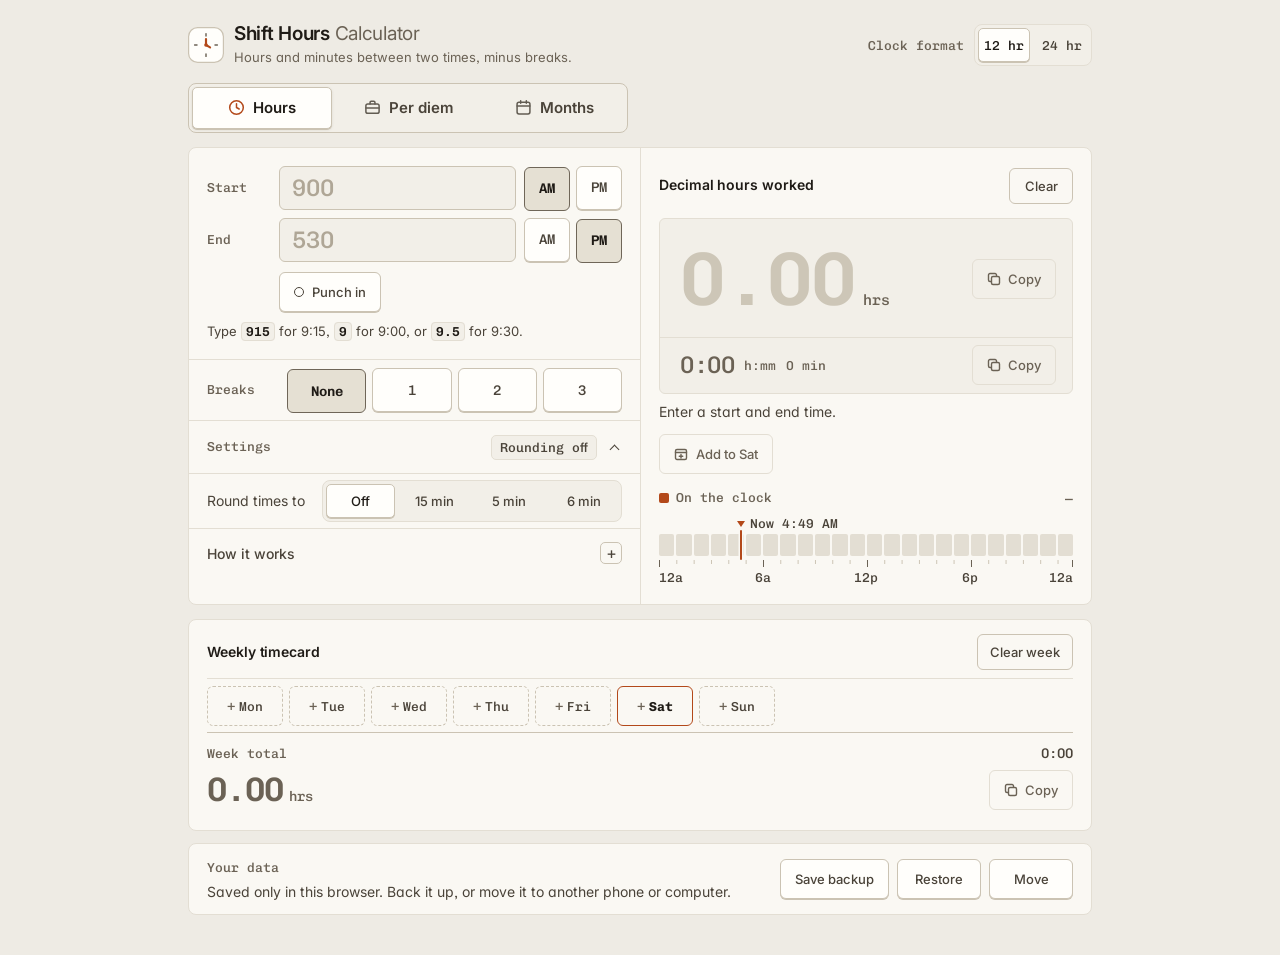
<file: index.html>
<!doctype html>
<html lang="en">
<head>
<meta charset="utf-8">
<meta name="viewport" content="width=device-width, initial-scale=1, viewport-fit=cover">
<meta name="description" content="Work out hours worked between two times, minus breaks, in decimal hours and hours:minutes. Handles overnight shifts and time-clock rounding. Also looks up U.S. per diem rates and counts the working hours in each month.">
<meta name="theme-color" media="(prefers-color-scheme: light)" content="#EEEBE4">
<meta name="theme-color" media="(prefers-color-scheme: dark)" content="#121110">
<meta name="apple-mobile-web-app-capable" content="yes">
<meta name="mobile-web-app-capable" content="yes">
<meta name="apple-mobile-web-app-status-bar-style" content="default">
<meta name="apple-mobile-web-app-title" content="Shift Hours">
<link rel="icon" type="image/png" href="[data-uri]">
<link rel="icon" type="image/png" sizes="192x192" href="icon-192.png">
<link rel="apple-touch-icon" sizes="180x180" href="apple-touch-icon.png">
<link rel="manifest" href="manifest.webmanifest">
<meta property="og:type" content="website">
<meta property="og:site_name" content="Shift Hours">
<meta property="og:title" content="Shift Hours">
<meta property="og:description" content="Hours worked between two times, minus breaks, in decimal hours and h:mm. Plus U.S. per diem rates and working hours by month.">
<meta property="og:url" content="https://shifthours.app/">
<meta property="og:image" content="https://shifthours.app/og.png">
<meta property="og:image:width" content="1200">
<meta property="og:image:height" content="630">
<meta property="og:image:alt" content="Shift Hours: a readout showing 8.53 hrs, 8:32 h:mm, for a shift from 8:45 AM to 5:17 PM.">
<meta name="twitter:card" content="summary_large_image">
<meta name="twitter:title" content="Shift Hours">
<meta name="twitter:description" content="Hours worked between two times, minus breaks, in decimal hours and h:mm. Plus U.S. per diem rates and working hours by month.">
<meta name="twitter:image" content="https://shifthours.app/og.png">
<meta name="twitter:image:alt" content="Shift Hours: a readout showing 8.53 hrs, 8:32 h:mm, for a shift from 8:45 AM to 5:17 PM.">
<style>:root{padding-top:env(safe-area-inset-top,0px);padding-bottom:env(safe-area-inset-bottom,0px)}@media (display-mode:standalone){body{min-height:calc(100vh - env(safe-area-inset-top,0px) - env(safe-area-inset-bottom,0px))}}body{margin:0}img{max-width:100%}[hidden]{display:none!important}</style>
<title>Shift Hours Calculator</title>
<link rel="preconnect" href="https://fonts.googleapis.com">
<link rel="preconnect" href="https://fonts.gstatic.com" crossorigin>
<link href="https://fonts.googleapis.com/css2?family=Chivo+Mono:wght@500;600;700&family=Inter:wght@400;500;600;700&display=swap" rel="stylesheet">
<style>
/* ================================================================
   INK: the one accent colour. Change it here and nowhere else.
   --stamp is the ink (answers, selected keys, worked hours on the meter,
   this month in the lodging grid); --stamp-wash is the opaque fill behind a selected box
   (and the segmented-control thumb in dark mode).
   Swap both pairs (light and dark) for one of these:
     Stamp Blue            light #2B3A8C / #EAEAF0   dark #9DB2FF / #262A3A
     Violet                light #5A2D8A / #EEE6F2   dark #C7A6FF / #2E2638
     Green                 light #1F5B3A / #E4EDE4   dark #8ED1A6 / #22302A
     Teal                  light #0B5A63 / #E2EDEC   dark #78CCD4 / #1F2F31
     Rust                  light #9A3F0C / #F4E7DA   dark #FF9F66 / #3A2A20
     Carbon (in use)       light #1F1B16 / #E5E0D3   dark #F3EDE0 / #36332D
   ================================================================ */
:root { --stamp: #1F1B16; --stamp-wash: #E5E0D3; }
@media (prefers-color-scheme: dark) { :root { --stamp: #F3EDE0; --stamp-wash: #36332D; } }
/* EMBER (2026-10-17, Vinnie's pick "ember dot and numbers"): the one warm colour. It goes on the answers
   (decimal hours, week total, trip total, the lit meter, this month's lodging) and on whatever is live or
   current (the punch dot and "now", the Now mark, today, the active tab icon, the clock hand, a Copy check).
   Frames, focus rings and selected keys keep the carbon ink above. Light is darkened for contrast on paper. */
:root { --ember: #B3491A; }
@media (prefers-color-scheme: dark) { :root { --ember: #F08A2A; } }

/* ================================================================
   Graphite Tool: a precise instrument. Solid surfaces, 1px hairlines,
   8px corners, keycaps for AM/PM, Breaks and meals, segmented controls
   with a sliding thumb, Chivo Mono for every number and micro-label.
   No blur, no translucency, no soft shadows: only a 1px solid key lip.
   Dark (graphite) is the hero; light is the same build on warm off-white.
   ================================================================ */
:root {
  color-scheme: light;
  --desk: #EEEBE4;        /* page */
  --card: #FAF8F3;        /* panels */
  --well: #F2EFE8;        /* input wells, readout, recessed tracks */
  --raise: #FFFEFB;       /* keycaps */
  --thumb: #FFFEFB;       /* segmented-control thumb */
  --seg-off: #E3DED3;     /* unlit meter segment */
  --rule: #E3DED3;        /* hairlines */
  --rule-strong: #CBC3B3; /* control outlines */
  --lip: #CBC3B3;         /* 1px solid key lip */
  --ink: #1F1B16;
  --ink-2: #4A4339;
  --ink-3: #6B6255;
  --alert: #B3261E;       /* red: errors and things that need attention only */
  --key-on: var(--stamp-wash);  /* a selected keycap: pressed in, a shade darker than its peers */
  --key-on-line: #6F6658;       /* its outline: firm, but quieter than the ink of the answer */
  --ghost: #CDC6B7;             /* the faint 0.00 a first visit sees: a placeholder, not a value */
  --ph: #AFA696;                /* example text in an empty box */
  --mono: "Chivo Mono", ui-monospace, "SF Mono", Menlo, Consolas, monospace;
  --sans: "Inter", system-ui, -apple-system, "Segoe UI", Roboto, Helvetica, Arial, sans-serif;
  --ease: cubic-bezier(.2, .8, .2, 1);
  --r: 8px;               /* panels */
  --rc: 6px;              /* controls */
  --gut: 12px;            /* page side gutter */
  --pad: 12px;            /* panel padding */
  --lab: 64px;            /* field label column */
}
@media (prefers-color-scheme: dark) {
  :root {
    color-scheme: dark;
    --desk: #121110; --card: #1A1917; --well: #131211; --raise: #262421; --thumb: var(--stamp-wash);
    --seg-off: #2B2926; --rule: #2B2926; --rule-strong: #403C36; --lip: #0B0A09;
    --ink: #EEE8DA; --ink-2: #BDB5A5; --ink-3: #9C9483;
    --alert: #FF7B6E;
    --key-on: #423E38; --key-on-line: #6B655A; --ghost: #3A3732; --ph: #5E584E;
  }
}

/* ---------- base ---------- */
*, *::before, *::after { box-sizing: border-box; }
html { -webkit-text-size-adjust: 100%; background: var(--desk); }
body { background: var(--desk); color: var(--ink); font: 400 15px/1.45 var(--sans); font-feature-settings: "cv11", "ss03"; -webkit-font-smoothing: antialiased; -moz-osx-font-smoothing: grayscale; min-height: 100vh; }
button, input { font: inherit; color: inherit; margin: 0; }
button { cursor: pointer; -webkit-tap-highlight-color: transparent; }
:focus-visible { outline: 2px solid var(--stamp); outline-offset: 2px; }
h1, p, ul, dl, dd { margin: 0; }
code { font-family: var(--mono); font-weight: 600; font-size: 13px; color: var(--ink); padding: 1px 4px; border: 1px solid var(--rule); border-radius: 4px; background: var(--well); }
a { color: var(--ink); text-underline-offset: 3px; text-decoration-color: var(--rule-strong); }
.sr { position: absolute; width: 1px; height: 1px; padding: 0; margin: -1px; overflow: hidden; clip: rect(0 0 0 0); white-space: nowrap; border: 0; }

/* mono micro-label */
.label { font: 500 13px/1.2 var(--mono); letter-spacing: 0; color: var(--ink-3); white-space: nowrap; }
/* section title */
.rhead .label, .whead .label { font: 600 14px/1.2 var(--sans); letter-spacing: -.005em; color: var(--ink); }

/* ---------- page frame ---------- */
.wrap { max-width: 600px; margin: 0 auto; padding: 12px max(var(--gut), env(safe-area-inset-right, 0px)) 28px max(var(--gut), env(safe-area-inset-left, 0px)); }

/* ---------- header ---------- */
header { display: flex; align-items: center; justify-content: space-between; gap: 10px; min-height: 42px; margin: 2px 0 12px; }
.brand { display: flex; align-items: center; gap: 10px; min-width: 0; }
.mark { flex: none; width: 30px; height: 30px; }
.mark svg { display: block; width: 100%; height: 100%; }
.mark .c { fill: var(--raise); stroke: var(--rule-strong); stroke-width: 1; }
.mark .t { stroke: var(--ink-3); stroke-width: 1.2; stroke-linecap: round; }
.mark .h { fill: none; stroke: var(--ember); stroke-width: 1.8; stroke-linecap: round; stroke-linejoin: round; }
.mark .d { fill: var(--ember); }
h1 { font: 600 17px/1.1 var(--sans); letter-spacing: -.015em; color: var(--ink); white-space: nowrap; }
h1 span { font-weight: 400; color: var(--ink-3); }
.sub { font-size: 13px; color: var(--ink-3); margin-top: 3px; }
.fmtbox { display: flex; align-items: center; gap: 10px; flex: none; }
.fmtbox .seg button { flex: none; width: 58px; padding: 0 4px; font: 500 13px var(--mono); }
body[data-view="pd"] .fmtbox, body[data-view="mo"] .fmtbox { visibility: hidden; }

/* ---------- segmented controls: a recessed track, a thumb that slides ---------- */
.seg { display: flex; gap: 0; min-width: 0; }
.seg button { position: relative; z-index: 1; flex: 1 1 0; min-width: 0; height: 40px; padding: 0 8px; border: 0; border-radius: var(--rc); background: transparent; color: var(--ink-2); font: 500 14px var(--sans); white-space: nowrap; overflow: hidden; text-overflow: ellipsis; transition: color .18s; }
.seg button[aria-pressed="true"] { color: var(--ink); }
.seg.slide { position: relative; background: var(--well); border: 1px solid var(--rule); border-radius: var(--r); }
.seg.slide::before { content: ""; position: absolute; z-index: 0; top: 3px; bottom: 3px; left: 0; width: calc(var(--pw, 0px) - 6px); transform: translateX(calc(var(--px, 0px) + 3px)); opacity: var(--po, 0); background: var(--thumb); border: 1px solid var(--rule-strong); border-radius: 5px; box-shadow: 0 1px 0 var(--lip); }
.seg.slide.ready::before { transition: transform .28s var(--ease), width .28s var(--ease), opacity .2s; }
.seg button:focus-visible { z-index: 2; outline-offset: -2px; }

/* ---------- keycaps: AM/PM, Breaks, meals ---------- */
.seg.ap, #breakCount { gap: 6px; background: none; border: 0; }
#breakCount::before { display: none; }
.seg.ap button, #breakCount button, #pdView .mchip {
  height: 44px; border: 1px solid var(--rule-strong); border-radius: var(--rc); background: var(--raise); color: var(--ink-2);
  box-shadow: 0 1px 0 var(--lip); transition: transform .08s, box-shadow .08s, background-color .15s, color .15s, border-color .15s; }
.seg.ap button:active, #breakCount button:active, #pdView .mchip:active { transform: translateY(1px); box-shadow: 0 0 0 var(--lip); }
.seg.ap button[aria-pressed="true"], #breakCount button[aria-pressed="true"] { background: var(--key-on); border-color: var(--key-on-line); color: var(--ink); font-weight: 600; box-shadow: none; transform: translateY(1px); }
.seg.ap { flex: none; }
.seg.ap button { flex: none; width: 46px; padding: 0; font: 500 14px var(--mono); }
#breakCount button { padding: 0 4px; font: 500 14px var(--mono); }
@media (max-width: 360px) { #breakCount { gap: 4px; } }

/* ---------- Hours | Per diem ---------- */
.viewbar { margin-bottom: 12px; }
/* the two tabs read as big, obvious choices: taller, an icon each, a firmer track */
.viewbar .seg.slide { border-color: var(--rule-strong); }
.viewbar .seg button { display: flex; align-items: center; justify-content: center; gap: 8px; height: 48px; font: 600 15px var(--sans); color: var(--ink-2); cursor: pointer; }
.viewbar .seg button::before { content: ""; flex: none; width: 17px; height: 17px; background: currentColor; -webkit-mask: var(--vi) center / contain no-repeat; mask: var(--vi) center / contain no-repeat; opacity: .85; }
.viewbar .seg button[aria-pressed="true"] { color: var(--ink); }
.viewbar .seg button[aria-pressed="true"]::before { background: var(--ember); opacity: 1; }
.viewbar .seg button[data-v="hr"] { --vi: url("data:image/svg+xml,%3Csvg xmlns='http://www.w3.org/2000/svg' viewBox='0 0 18 18' fill='none' stroke='%23000' stroke-width='1.6' stroke-linecap='round' stroke-linejoin='round'%3E%3Ccircle cx='9' cy='9' r='7.2'/%3E%3Cpath d='M9 5V9L11.8 10.6'/%3E%3C/svg%3E"); }
.viewbar .seg button[data-v="pd"] { --vi: url("data:image/svg+xml,%3Csvg xmlns='http://www.w3.org/2000/svg' viewBox='0 0 18 18' fill='none' stroke='%23000' stroke-width='1.6' stroke-linecap='round' stroke-linejoin='round'%3E%3Crect x='2' y='5.2' width='14' height='10' rx='2'/%3E%3Cpath d='M6.4 5.2V3.6A1.2 1.2 0 0 1 7.6 2.4H10.4A1.2 1.2 0 0 1 11.6 3.6V5.2M2 9.6H16'/%3E%3C/svg%3E"); }
.viewbar .seg button[data-v="mo"] { --vi: url("data:image/svg+xml,%3Csvg xmlns='http://www.w3.org/2000/svg' viewBox='0 0 18 18' fill='none' stroke='%23000' stroke-width='1.6' stroke-linecap='round' stroke-linejoin='round'%3E%3Crect x='2.2' y='3.4' width='13.6' height='12.4' rx='2'/%3E%3Cpath d='M2.2 7.4H15.8M6 1.8V4.6M12 1.8V4.6'/%3E%3C/svg%3E"); }
.viewbar .seg.slide::before { border-color: var(--rule-strong); box-shadow: 0 1px 0 var(--lip), 0 1px 3px rgba(31, 27, 22, .10); }

/* ---------- panels ---------- */
#form, #pdForm { background: var(--card); border: 1px solid var(--rule); border-radius: var(--r); }
.grid { display: grid; grid-template-columns: minmax(0, 1fr); align-items: start; }
.col-in { display: contents; }
.entry { order: 0; } #form .result { order: 1; } .options { order: 2; }
.card { min-width: 0; }
.entry { padding: 12px var(--pad) 12px; }
#form .result { padding: 12px var(--pad) 14px; border-top: 1px solid var(--rule); }
.options { border-top: 1px solid var(--rule); }

/* start / end */
.times { display: grid; gap: 8px; }
.trow { display: grid; grid-template-columns: var(--lab) minmax(0, 1fr); align-items: center; min-height: 44px; }
.tfield { display: flex; align-items: center; gap: 6px; min-width: 0; }
.trow > .tfield { gap: 8px; }

/* wells: recessed fields with a precise focus ring */
.tin { display: block; width: 100%; min-width: 0; height: 44px; border: 0; border-radius: 0; background: transparent; padding: 0; color: var(--ink); font: 500 24px/1 var(--mono); letter-spacing: 0; font-variant-numeric: tabular-nums; outline: none; -webkit-appearance: none; appearance: none; }
.tin::placeholder { color: var(--ph); opacity: 1; }
.well, .brow .tfield.mins { flex: 1 1 auto; min-width: 0; display: flex; align-items: center; gap: 6px; height: 44px; padding: 0 10px 0 12px; border: 1px solid var(--rule-strong); border-radius: var(--rc); background: var(--well); cursor: text; transition: border-color .15s, box-shadow .15s; }
.well:focus-within, .brow .tfield.mins:focus-within { border-color: var(--stamp); box-shadow: 0 0 0 1px var(--stamp); }
.well:has(.tin.bad), .brow .tfield.mins:has(.tin.bad) { border-color: var(--alert); box-shadow: 0 0 0 1px var(--alert); }
.well .tin { flex: 1 1 auto; height: 42px; }
.echo { flex: none; padding: 2px 6px; border-radius: 4px; background: var(--card); border: 1px solid var(--rule); font: 500 13px/1 var(--mono); color: var(--ink-3); white-space: nowrap; }
.echo:empty { display: none; }
.tin.bad { color: var(--alert); }

.entry .hint { margin: 10px 0 0; font-size: 13px; line-height: 1.5; color: var(--ink-2); }
.fielderr { margin: 8px 0 0; font: 500 14px/1.35 var(--sans); color: var(--alert); }

/* ---------- breaks + settings ---------- */
.section + .section { border-top: 1px solid var(--rule); }
.srow { display: grid; grid-template-columns: minmax(var(--lab), max-content) minmax(0, 1fr); column-gap: 8px; align-items: center; min-height: 60px; padding: 0 var(--pad); }
.breaks:empty { display: none; }
.breaks { padding: 0 var(--pad) 10px; display: grid; gap: 8px; }
.brow { display: grid; grid-template-columns: minmax(var(--lab), max-content) auto minmax(0, 1fr); grid-template-areas: "n f u" "n e e"; align-items: center; column-gap: 8px; min-height: 44px; }
.brow .bname { grid-area: n; align-self: start; font: 500 13px/44px var(--mono); color: var(--ink-3); white-space: nowrap; }
.brow .tfield.mins { grid-area: f; flex: none; width: 104px; }
.brow .tfield.mins .tin { font-size: 22px; }
.brow .unit { grid-area: u; font-size: 14px; color: var(--ink-2); }
.brow .rowerr { grid-area: e; margin: 6px 0 0; font-size: 13px; }
/* break as start & end: two fields, one under the other */
.brow.span2 { grid-template-columns: minmax(var(--lab), max-content) auto minmax(0, 1fr); grid-template-areas: "n a s" "n b t" "n e e"; row-gap: 6px; }
.brow.span2 .tfield:nth-of-type(1) { grid-area: s; }
.brow.span2 .tfield:nth-of-type(2) { grid-area: t; }
.brow.span2::before { content: "from"; grid-area: a; font-size: 14px; color: var(--ink-2); }
.brow.span2 .unit { grid-area: b; }
.brow.span2 .tin { font-size: 20px; }
.brow.span2 .bname { line-height: 40px; }
.brow.span2 .tfield .tin { flex: 1 1 auto; height: 40px; padding: 0 10px; border: 1px solid var(--rule-strong); border-radius: var(--rc); background: var(--well); }
.brow.span2 .tfield .tin:focus { border-color: var(--stamp); box-shadow: 0 0 0 1px var(--stamp); }
.brow.span2 .tfield .tin.bad { border-color: var(--alert); box-shadow: 0 0 0 1px var(--alert); }
.brow.span2 .seg.ap button { height: 40px; width: 44px; }

/* settings: one line "Settings ... [Rounding off] v" */
.sdisc > summary { display: grid; grid-template-columns: var(--lab) minmax(0, 1fr) auto auto; align-items: center; min-height: 52px; padding: 0 var(--pad); list-style: none; cursor: pointer; }
.sdisc > summary::-webkit-details-marker { display: none; }
.sdisc .sval { grid-column: 3; grid-row: 1; padding: 4px 8px; border: 1px solid var(--rule); border-radius: 5px; background: var(--well); font: 500 13px var(--mono); color: var(--ink-2); white-space: nowrap; }
.sdisc .sval.on { color: var(--ink); border-color: var(--rule-strong); }
.sdisc > summary::after { content: ""; grid-column: 4; grid-row: 1; width: 7px; height: 7px; margin: -4px 4px 0 14px; border-right: 1.5px solid var(--ink-2); border-bottom: 1.5px solid var(--ink-2); transform: rotate(45deg); transition: transform .22s var(--ease), margin .22s var(--ease); }
.sdisc[open] > summary::after { transform: rotate(-135deg); margin-top: 4px; }
.settings .srow { display: flex; flex-wrap: wrap; align-items: center; justify-content: space-between; gap: 6px 12px; min-height: 52px; padding: 6px var(--pad); border-top: 1px solid var(--rule); }
.settings .srow > span { font-size: 14px; color: var(--ink-2); white-space: nowrap; }
.settings .srow > .seg { flex: 0 1 300px; }
.settings .srow > .seg button { font-size: 13px; }

/* disclosures */
details.help { border-top: 1px solid var(--rule); }
details.help summary { display: flex; align-items: center; justify-content: space-between; gap: 10px; min-height: 48px; padding: 0 var(--pad); list-style: none; cursor: pointer; font: 500 14px var(--sans); color: var(--ink-2); }
details.help summary::-webkit-details-marker { display: none; }
details.help summary::after { content: "+"; display: grid; place-items: center; width: 22px; height: 22px; border: 1px solid var(--rule-strong); border-radius: 5px; font: 500 15px/1 var(--mono); color: var(--ink-2); transition: transform .22s var(--ease); }
details.help[open] summary::after { transform: rotate(45deg); }
details.help ul { margin: 0; padding: 0 var(--pad) 14px 30px; font-size: 14px; line-height: 1.55; color: var(--ink-2); }
details.help li + li { margin-top: 5px; }
details.help li::marker { color: var(--ink-3); }

/* ---------- result ---------- */
.rhead { display: flex; align-items: center; justify-content: space-between; gap: 10px; min-height: 40px; }
.ghost { flex: none; height: 40px; min-width: 64px; padding: 0 12px; border: 1px solid var(--rule-strong); border-radius: var(--rc); background: transparent; color: var(--ink-2); font: 500 13px var(--sans); white-space: nowrap; transition: color .15s, border-color .15s, background-color .15s; }
.ghost[data-arm] { border-color: var(--ink); color: var(--ink); background: var(--well); }

/* the readout: decimal hours in a recessed instrument panel, h:mm on its second line */
.readout { position: relative; margin-top: 10px; border: 1px solid var(--rule); border-radius: var(--rc); background: var(--well); }
#form .result .big { display: flex; align-items: center; justify-content: space-between; gap: 10px; padding: 16px 12px 14px 16px; }
#hm { display: inline-flex; align-items: baseline; min-width: 0; color: var(--ember); font: 600 64px/1 var(--mono); letter-spacing: -.03em; font-variant-numeric: tabular-nums; white-space: nowrap; }
#hm .dg { display: inline-block; }
#hm .dg.pt { margin: 0 -.1em; }
#hm .dg.chg { animation: dgIn .34s var(--ease); }
@keyframes dgIn { from { transform: translateY(-.22em); opacity: 0; } to { transform: none; opacity: 1; } }
#hm small { margin-left: 8px; font: 500 15px/1 var(--mono); letter-spacing: 0; color: var(--ink-3); }
#hm.err { color: var(--ink-3); }
/* nothing typed yet: a faint 0.00 stands in, like a placeholder (the value itself is still "no total") */
#hm.idle > * { display: none; }
#hm.idle::before { content: "0.00"; content: "0.00" / ""; color: var(--ghost); }
#hm.idle::after { content: "hrs"; content: "hrs" / ""; margin-left: 8px; font: 500 15px/1 var(--mono); letter-spacing: 0; color: var(--ink-3); }
.readout.idle .hm2 { color: var(--ink-3); }

/* Copy: keycaps, equal weight; flips to a check */
.copy { flex: none; display: inline-flex; align-items: center; justify-content: center; gap: 7px; height: 40px; min-width: 84px; padding: 0 12px; border: 1px solid var(--rule-strong); border-radius: var(--rc); background: var(--raise); color: var(--ink-2); font: 500 13px var(--sans); white-space: nowrap; box-shadow: 0 1px 0 var(--lip); transition: transform .08s, box-shadow .08s, color .15s, border-color .15s; }
.copy:not(:disabled):active { transform: translateY(1px); box-shadow: 0 0 0 var(--lip); }
.copy::before { content: ""; width: 14px; height: 14px; flex: none; background: currentColor; -webkit-mask: var(--i-copy) center / contain no-repeat; mask: var(--i-copy) center / contain no-repeat; }
.copy.ok { color: var(--ember); border-color: var(--ember); }
.copy.ok::before { -webkit-mask-image: var(--i-check); mask-image: var(--i-check); animation: pop .32s var(--ease); }
@keyframes pop { from { transform: scale(.4) rotate(-12deg); opacity: 0; } to { transform: none; opacity: 1; } }
.copy:disabled { color: var(--ink-3); border-color: var(--rule); background: transparent; box-shadow: none; cursor: default; }
:root { --i-copy: url("data:image/svg+xml,%3Csvg xmlns='http://www.w3.org/2000/svg' viewBox='0 0 14 14' fill='none' stroke='%23000' stroke-width='1.4'%3E%3Crect x='4.5' y='4.5' width='8' height='8' rx='1.5'/%3E%3Cpath d='M9.5 4.5V3a1.5 1.5 0 0 0-1.5-1.5H3A1.5 1.5 0 0 0 1.5 3v5A1.5 1.5 0 0 0 3 9.5h1.5'/%3E%3C/svg%3E");
  --i-check: url("data:image/svg+xml,%3Csvg xmlns='http://www.w3.org/2000/svg' viewBox='0 0 14 14' fill='none' stroke='%23000' stroke-width='1.8' stroke-linecap='round' stroke-linejoin='round'%3E%3Cpath d='M2.5 7.4L5.6 10.4L11.6 3.8'/%3E%3C/svg%3E");
  --i-warn: url("data:image/svg+xml,%3Csvg xmlns='http://www.w3.org/2000/svg' viewBox='0 0 16 16'%3E%3Cpath d='M8 1.5L15 14H1Z' fill='none' stroke='%23000' stroke-width='1.5' stroke-linejoin='round'/%3E%3Cpath d='M8 6V9.6' stroke='%23000' stroke-width='1.6'/%3E%3Crect x='7.2' y='10.9' width='1.6' height='1.6'/%3E%3C/svg%3E");
  --i-find: url("data:image/svg+xml,%3Csvg xmlns='http://www.w3.org/2000/svg' viewBox='0 0 20 20' fill='none' stroke='%23000' stroke-width='1.8'%3E%3Ccircle cx='8.5' cy='8.5' r='5.5'/%3E%3Cpath d='M12.7 12.7L17 17' stroke-linecap='round'/%3E%3C/svg%3E"); }

/* h:mm line: the readout's second register */
.hmline { display: flex; align-items: center; gap: 10px; min-height: 56px; padding: 7px 12px 7px 16px; border-top: 1px solid var(--rule); min-width: 0; }
.hm2 { font: 500 24px/1 var(--mono); letter-spacing: -.02em; color: var(--ink); font-variant-numeric: tabular-nums; white-space: nowrap; }
.hmu { font: 500 13px var(--mono); color: var(--ink-3); white-space: nowrap; }
.mx { flex: 1 1 auto; min-width: 0; font: 500 13px var(--mono); color: var(--ink-3); white-space: nowrap; overflow: hidden; text-overflow: ellipsis; }
.hmline .copy { margin-left: auto; }
.words { margin-top: 8px; font-size: 14px; color: var(--ink-2); }
.words:empty { display: none; }

/* notes and warnings: small tags */
.badges { display: flex; flex-wrap: wrap; gap: 6px; margin-top: 10px; }
.badges:empty { display: none; }
.badge { display: inline-block; max-width: 100%; padding: 4px 8px; border: 1px solid var(--rule); border-radius: 5px; background: var(--well); font: 500 13px/1.35 var(--sans); color: var(--ink-2); }
.badge.err { border-color: var(--alert); color: var(--alert); }

/* ---------- keys: Punch in / out under the time boxes, Add to day under the readout ---------- */
.key { flex: none; display: inline-flex; align-items: center; justify-content: center; gap: 8px; height: 40px; min-width: 84px; padding: 0 14px; border: 1px solid var(--rule-strong); border-radius: var(--rc); background: var(--raise); color: var(--ink-2); font: 500 13px var(--sans); white-space: nowrap; box-shadow: 0 1px 0 var(--lip); transition: transform .08s, box-shadow .08s, color .15s, border-color .15s, background-color .15s; }
.key:not(:disabled):active { transform: translateY(1px); box-shadow: 0 0 0 var(--lip); }
.key:disabled { color: var(--ink-3); border-color: var(--rule); background: transparent; box-shadow: none; cursor: default; }
.key[data-arm] { border-color: var(--ink); color: var(--ink); background: var(--well); }
.prow { display: flex; align-items: center; gap: 10px; min-height: 40px; margin-top: 10px; padding-left: var(--lab); }
/* the punch key: an empty ring off the clock, a pulsing ink dot while on it */
.pkey::before { content: ""; flex: none; width: 10px; height: 10px; border-radius: 50%; border: 1.5px solid currentColor; }
.pkey.on { background: var(--key-on); border-color: var(--key-on-line); color: var(--ink); font-weight: 600; box-shadow: none; transform: translateY(1px); }
.pkey.on::before { border: 0; background: var(--ember); animation: pulse 1.8s ease-in-out infinite; }
@keyframes pulse { 0%, 100% { opacity: 1; } 50% { opacity: .3; } }
.pstat { min-width: 0; font: 500 13px/1.35 var(--mono); color: var(--ink-2); white-space: nowrap; overflow: hidden; text-overflow: ellipsis; }
.pstat:empty { display: none; }
/* the end box while on the clock: its echo reads "now" in ink */
.well.live .echo { color: var(--ember); border-color: var(--ember); font-weight: 600; }
.addrow { display: flex; align-items: center; gap: 10px; margin-top: 12px; }
.addwk::before { content: ""; flex: none; width: 14px; height: 14px; background: currentColor; -webkit-mask: var(--i-add) center / contain no-repeat; mask: var(--i-add) center / contain no-repeat; }
.addwk.ok { color: var(--ember); border-color: var(--ember); }
.addwk.ok::before { -webkit-mask-image: var(--i-check); mask-image: var(--i-check); animation: pop .32s var(--ease); }
:root { --i-add: url("data:image/svg+xml,%3Csvg xmlns='http://www.w3.org/2000/svg' viewBox='0 0 14 14' fill='none' stroke='%23000' stroke-width='1.4' stroke-linecap='round'%3E%3Crect x='1.5' y='2.5' width='11' height='10' rx='1.5'/%3E%3Cpath d='M1.5 5.5H12.5M7 7.5V11M5.25 9.25H8.75'/%3E%3C/svg%3E"); }
/* the day a shift was just added to: a wash that fades */
.wrow.just .wsum { animation: justIn 1.6s var(--ease); }
@keyframes justIn { from { background: var(--stamp-wash); } to { background: transparent; } }

/* ---------- your data: backup, restore, move to another device ---------- */
.card.data { margin-top: 12px; padding: 12px var(--pad); background: var(--card); border: 1px solid var(--rule); border-radius: var(--r); }
.drow { display: flex; flex-wrap: wrap; align-items: center; justify-content: space-between; gap: 10px 16px; }
.dtext { flex: 1 1 240px; min-width: 0; }
.dtext p { margin: 4px 0 0; font-size: 14px; line-height: 1.45; color: var(--ink-2); }
.dkeys { display: flex; flex-wrap: wrap; gap: 8px; }
.dpanel { display: flex; flex-wrap: wrap; align-items: flex-start; gap: 14px 18px; margin-top: 12px; padding-top: 12px; border-top: 1px solid var(--rule); }
.dside { flex: 1 1 220px; min-width: 0; }
.dside p, .incoming p { margin: 0 0 10px; font-size: 14px; line-height: 1.45; color: var(--ink-2); }
.incoming p b { color: var(--ink); font-weight: 600; }
/* the code stays black on white in both themes, so any camera reads it */
.qr { flex: none; width: 100%; max-width: 300px; aspect-ratio: 1; padding: 10px; background: #FFFFFF; border: 1px solid var(--rule-strong); border-radius: var(--rc); }
.qr svg { display: block; width: 100%; height: 100%; }
.dmsg { margin: 8px 0 0; font: 500 13px/1.4 var(--sans); color: var(--ink-2); }
.dmsg.bad { color: var(--alert); }

/* ---------- punch meter: 24 hour segments, worked time lit in ink ---------- */
.punch { margin-top: 14px; }
.legend { display: flex; flex-wrap: wrap; align-items: center; gap: 4px 14px; min-height: 20px; }
.legend .lk { display: inline-flex; align-items: center; gap: 7px; }
.legend .sw { flex: none; width: 10px; height: 10px; border-radius: 2px; background: var(--ember); }
.legend .sw.brk { background: var(--seg-off) repeating-linear-gradient(135deg, var(--ink-3) 0 1px, transparent 1px 3px); }
.legend .span:empty::before { content: "\2014"; color: var(--ink-3); }
.legend .span { margin-left: auto; font: 500 13px var(--mono); color: var(--ink); white-space: nowrap; }
.nowband { position: relative; height: 18px; margin-top: 8px; }
.nowmark { position: absolute; top: 1px; display: flex; align-items: center; gap: 5px; transform: translateX(-4px); white-space: nowrap; color: var(--ink-2); font: 500 13px/1 var(--mono); }
.nowmark::before { content: ""; flex: none; width: 0; height: 0; border-left: 4px solid transparent; border-right: 4px solid transparent; border-top: 6px solid var(--ember); }
.nowmark.flip { flex-direction: row-reverse; transform: translateX(calc(-100% + 4px)); }
.strip { position: relative; display: grid; grid-template-columns: repeat(24, minmax(0, 1fr)); gap: 2px; }
.strip .cell { position: relative; height: 22px; border-radius: 2px; background: var(--seg-off); overflow: hidden; }
.strip .cell i { position: absolute; top: 0; bottom: 0; }
.strip .cell i.w { background: var(--ember); }
.strip .cell i.k { background: var(--seg-off) repeating-linear-gradient(135deg, var(--ink-3) 0 1px, transparent 1px 3px); }
.strip .nowline { position: absolute; top: -4px; bottom: -4px; width: 2px; margin-left: -1px; border-radius: 1px; background: var(--ember); box-shadow: 0 0 0 1.5px var(--card); pointer-events: none; }
/* tick ruler: an hour tick under every segment, a long tick every 6 hours */
.ticks { position: relative; height: 7px; margin-top: 4px;
  background: linear-gradient(to right, var(--ink-3) 1px, transparent 1px) 0 0 / calc((100% + 2px) / 4) 7px repeat-x,
              linear-gradient(to right, var(--rule-strong) 1px, transparent 1px) 0 0 / calc((100% + 2px) / 24) 4px repeat-x; }
.ticks::after { content: ""; position: absolute; right: 0; top: 0; width: 1px; height: 7px; background: var(--ink-3); }
.scale { position: relative; height: 16px; margin-top: 3px; font: 500 13px/16px var(--mono); color: var(--ink-2); }
.scale span { position: absolute; top: 0; transform: translateX(-50%); }
.scale span:nth-child(1) { left: 0; transform: none; }
.scale span:nth-child(2) { left: 25%; }
.scale span:nth-child(3) { left: 50%; }
.scale span:nth-child(4) { left: 75%; }
.scale span:nth-child(5) { right: 0; transform: none; }

/* ---------- weekly timecard ----------
   A finished day folds to one line (day, times, break, hours); tap it to edit.
   An unfinished day stays open with its note. Empty days are small add keys that
   share a line with their empty neighbours (#wrows wraps, so a run of them sits side by side).
   An open day: the day and its hours on the left, the boxes beside them, note and Done below. */
.card.week { margin-top: 12px; padding: 4px var(--pad) var(--pad); background: var(--card); border: 1px solid var(--rule); border-radius: var(--r); --wdc: 44px; --whc: 58px; }
.whead { display: flex; align-items: center; justify-content: space-between; gap: 10px; min-height: 52px; }
#wrows { display: flex; flex-wrap: wrap; column-gap: 6px; border-top: 1px solid var(--rule); }
.wrow { flex: 0 0 100%; min-width: 0; border-bottom: 1px solid var(--rule); }
.wrow.m-add { flex: 1 1 0; min-width: 44px; max-width: 76px; padding: 7px 0; border-bottom: 0; }
.wrow.m-add + .wrow:not(.m-add) { border-top: 1px solid var(--rule); }
/* the folded line */
.wsum { width: 100%; min-width: 0; display: grid; grid-template-columns: var(--wdc) minmax(0, 1fr) auto var(--whc) 14px; align-items: center; column-gap: 10px; min-height: 44px; padding: 4px 0; border: 0; border-radius: var(--rc); background: transparent; text-align: left; }
.wsum > * { grid-row: 1; min-width: 0; }
.wday { grid-column: 1; display: flex; align-items: center; gap: 5px; font: 500 14px/1.2 var(--mono); color: var(--ink-2); white-space: nowrap; }
.wrow.today .wday { color: var(--ink); font-weight: 700; }
.wrow.today .wday::after { content: ""; flex: none; width: 5px; height: 5px; border-radius: 50%; background: var(--ember); }
.wt i { font-style: normal; margin: 0 .12em; color: var(--ink-3); }
.wt { grid-column: 2; font: 500 15px/1.2 var(--mono); letter-spacing: -.01em; color: var(--ink); white-space: nowrap; overflow: hidden; text-overflow: ellipsis; font-variant-numeric: tabular-nums; }
.wbk { grid-column: 3; font: 500 13px var(--mono); color: var(--ink-3); white-space: nowrap; }
.wh { grid-column: 4; display: flex; flex-direction: column; align-items: flex-end; justify-content: center; gap: 3px; font-family: var(--mono); font-variant-numeric: tabular-nums; white-space: nowrap; }
.wh b { font: 600 16px/1 var(--mono); color: var(--ink); }
.wh span { font: 500 13px/1 var(--mono); color: var(--ink-3); }
.wh.none b { font-weight: 500; color: var(--ink-3); }
.wsum::after { content: ""; grid-column: 5; grid-row: 1; justify-self: end; width: 7px; height: 7px; margin: -4px 2px 0 0; border-right: 1.5px solid var(--ink-3); border-bottom: 1.5px solid var(--ink-3); transform: rotate(45deg); }
.wsum:focus-visible { outline-offset: -2px; }
/* an empty day: a quiet add key */
.wrow.m-add .wsum { display: flex; align-items: center; justify-content: center; gap: 4px; min-height: 40px; padding: 0 4px; border: 1px dashed var(--rule-strong); transition: border-color .15s, background-color .15s; }
.wrow.m-add .wsum::before { content: "+"; font: 500 14px/1 var(--mono); color: var(--ink-3); }
.wrow.m-add .wsum::after, .wrow.m-add .wt, .wrow.m-add .wbk, .wrow.m-add .wh { display: none; }
.wrow.m-add .wday { font-size: 13px; line-height: 1; }
.wrow.m-add.today .wsum { border-style: solid; border-color: var(--ember); }
.wrow.m-add.today .wday::after { display: none; }
.wrow.m-add .wsum:active { background: var(--well); }
/* the open day */
.wrow.m-edit { display: grid; grid-template-columns: var(--wdc) minmax(0, 1fr); column-gap: 8px; align-items: start; padding: 8px 0 10px; }
.wrow.m-edit .wsum { display: flex; flex-direction: column; align-items: flex-start; justify-content: center; gap: 5px; min-height: 44px; padding: 0; }
.wrow.m-edit .wt, .wrow.m-edit .wbk, .wrow.m-edit .wh span, .wrow.m-edit .wsum::after { display: none; }
.wrow.m-edit .wh { align-items: flex-start; }
.wrow.m-edit .wh.none { display: none; }
.wrow.m-edit .wh b { font-size: 13px; font-weight: 500; color: var(--ink-2); }
.wedit { display: grid; grid-template-columns: minmax(0, 1fr) minmax(0, 1fr) 72px; grid-template-areas: "s e b" "m m d"; gap: 8px 6px; align-items: center; }
.wrow:not(.m-edit) .wedit { display: none; }
.wfs { grid-area: s; } .wfe { grid-area: e; } .wfb { grid-area: b; }
.wmsg { grid-area: m; align-self: center; margin: 0; font: 500 13px/1.35 var(--sans); color: var(--ink-2); }
.wmsg[data-at="e"] { grid-column: 2 / 3; }
.wmsg.bad { color: var(--alert); }
.wdone { grid-area: d; justify-self: end; height: 40px; min-width: 64px; }
.wf { min-width: 0; }
.wedit .wlab { position: absolute; width: 1px; height: 1px; margin: -1px; overflow: hidden; clip: rect(0 0 0 0); white-space: nowrap; }
.wrow .tfield { gap: 4px; }
.wrow .tin { height: 44px; padding: 0 9px; border: 1px solid var(--rule-strong); border-radius: var(--rc); background: var(--well); font-size: 18px; text-align: left; transition: border-color .15s, box-shadow .15s; }
.wrow .tin::placeholder { font-family: var(--sans); font-size: 15px; }
.wrow .tin:focus { border-color: var(--stamp); box-shadow: 0 0 0 1px var(--stamp); }
.wrow .tin.bad, .wrow .tin.need { border-color: var(--alert); box-shadow: inset 0 0 0 .5px var(--alert); }
.wrow .tin.bad:focus, .wrow .tin.need:focus { box-shadow: 0 0 0 1px var(--alert); }
.wrow .tfield .tin { flex: 1 1 auto; min-width: 0; }
/* break: one well with its unit inside */
.wbrk { display: flex; align-items: center; gap: 2px; height: 44px; padding: 0 8px 0 0; border: 1px solid var(--rule-strong); border-radius: var(--rc); background: var(--well); cursor: text; transition: border-color .15s, box-shadow .15s; }
.wbrk .tin, .wbrk .tin:focus { flex: 1 1 auto; min-width: 0; height: 42px; padding: 0 0 0 9px; border: 0; box-shadow: none; background: transparent; font-size: 16px; }
.wbrk:focus-within { border-color: var(--stamp); box-shadow: 0 0 0 1px var(--stamp); }
.wbrk:has(.tin.bad) { border-color: var(--alert); box-shadow: inset 0 0 0 .5px var(--alert); }
.wbrk .unit { flex: none; font: 500 13px var(--mono); color: var(--ink-3); }
.wrow .seg.ap { gap: 4px; }
.wrow .seg.ap button { width: 44px; height: 44px; font-size: 13px; }
@media (max-width: 360px) {
  .card.week { --wdc: 38px; --whc: 50px; }
  /* seven add keys don't fit at 40px+ each: five to a line, all the same width */
  .wrow.m-add { flex: 0 0 calc((100% - 24px) / 5); max-width: none; }
  .wsum { column-gap: 8px; }
  .wt { font-size: 14px; }
  .wh b { font-size: 15px; }
  /* too narrow to sit beside the boxes: the day and its hours go on a line above them */
  .wrow.m-edit { display: block; padding-top: 0; }
  .wrow.m-edit .wsum { flex-direction: row; align-items: center; justify-content: space-between; min-height: 40px; }
  .wedit { grid-template-columns: minmax(0, 1fr) minmax(0, 1fr) 60px; }
  .wrow .tin { font-size: 16px; padding: 0 6px; }
  .wbrk { padding-right: 6px; }
  .wbrk .tin, .wbrk .tin:focus { padding-left: 6px; }
  .wbrk .unit { font-size: 0; }
  .wbrk .unit::after { content: "m"; font-size: 13px; }
}
@media (min-width: 900px) {
  .card.week { --wdc: 64px; --whc: 72px; }
  /* same order as the phone: day, times ........ break, hours, chevron */
  .wsum { column-gap: 16px; }
  .wbk { justify-self: end; }
  .wrow .tin::placeholder { color: transparent; }
  .wrow.m-edit { grid-template-columns: var(--wdc) minmax(0, 1fr); column-gap: 16px; padding: 10px 0 12px; }
  .wedit { grid-template-columns: max-content max-content max-content minmax(0, 1fr); grid-template-areas: "s e b d" "m m m m"; column-gap: 28px; row-gap: 6px; }
  .wmsg[data-at="e"] { grid-column: 1 / -1; }
  .wmsg:not([hidden]) + .wdone, .wmsg[hidden] { margin: 0; }
  .wf { display: flex; align-items: center; gap: 10px; }
  .wedit .wlab { position: static; width: auto; height: auto; margin: 0; overflow: visible; clip: auto; }
  .wrow .tfield .tin { flex: none; width: 96px; }
  .wbrk { width: 96px; }
  .wrow .seg.ap button { width: 46px; }
  .wrow.m-add { flex: 0 0 auto; width: 76px; }
  .wdone { height: 40px; }
}
/* total */
/* label and h:mm on one line, the number and Copy on the next */
.wtotal { position: relative; display: grid; grid-template-columns: minmax(0, 1fr) auto; grid-template-areas: "l s" "b c"; align-items: center; gap: 8px 10px; margin-top: -1px; padding: 12px 0 2px; border-top: 1px solid var(--rule-strong); }
.wtotal > div { display: contents; }
.wtotal .label { grid-area: l; }
.wtotal .copy { grid-area: c; justify-self: end; }
.wbig { grid-area: b; min-width: 0; font: 600 34px/1 var(--mono); color: var(--ember); font-variant-numeric: tabular-nums; letter-spacing: -.03em; white-space: nowrap; }
.wbig small { margin-left: 6px; font: 500 14px var(--mono); letter-spacing: 0; color: var(--ink-3); }
.wbig.part { color: var(--ink-3); }
.wbig.zero { color: var(--ink-3); }
.wsub { grid-area: s; justify-self: end; font: 500 14px var(--mono); color: var(--ink-2); white-space: nowrap; }
.wwarn { display: flex; align-items: flex-start; gap: 8px; margin: 10px 0 0; padding: 10px 0 0; border-top: 1px solid var(--rule); font: 500 14px/1.4 var(--sans); color: var(--alert); }
.wwarn::before { content: ""; flex: none; width: 16px; height: 16px; margin-top: 2px; background: currentColor; -webkit-mask: var(--i-warn) center / contain no-repeat; mask: var(--i-warn) center / contain no-repeat; }

/* ================================================================
   Per diem: same instrument build. Scoped to #pdView: the hours view
   shares names like .big, .stat, .k.
   ================================================================ */
#pdView .pdgrid { display: grid; grid-template-columns: minmax(0, 1fr); }
#pdView .card { background: none; border: 0; padding: 12px var(--pad); }
#pdView .card + .card { border-top: 1px solid var(--rule); }
#pdView .rhead { min-height: 0; }
#pdView .trip .rhead .label { font: 500 13px/1.2 var(--mono); color: var(--ink-3); }
#pdView .qwrap { position: relative; margin-top: 8px; }
#pdView .qwrap::before { content: ""; position: absolute; z-index: 1; left: 14px; top: 14px; width: 20px; height: 20px; background: var(--ink-3); -webkit-mask: var(--i-find) center / contain no-repeat; mask: var(--i-find) center / contain no-repeat; pointer-events: none; }
#pdView .pick { display: block; width: 100%; min-width: 0; height: 48px; padding: 0 12px; border: 1px solid var(--rule-strong); border-radius: var(--r); background: var(--well); color: var(--ink); font: 500 16px var(--sans); outline: none; -webkit-appearance: none; appearance: none; transition: border-color .15s, box-shadow .15s; }
#pdView .pick.q { padding-left: 44px; }
#pdView .pick::placeholder { color: var(--ink-3); opacity: 1; }
#pdView .pick:focus { border-color: var(--stamp); box-shadow: 0 0 0 1px var(--stamp); }
#pdView .pick.bad { border-color: var(--alert); box-shadow: 0 0 0 1px var(--alert); }
#pdView .pick::-webkit-search-cancel-button { -webkit-appearance: none; }
#pdView .sug { position: absolute; z-index: 5; left: 0; right: 0; top: calc(100% + 4px); margin: 0; padding: 4px; list-style: none; max-height: 352px; overflow: auto; overscroll-behavior: contain; background: var(--card); border: 1px solid var(--rule-strong); border-radius: var(--r); box-shadow: 0 2px 0 var(--lip); }
#pdView .sug li { display: flex; align-items: center; justify-content: space-between; gap: 10px; min-height: 44px; padding: 6px 10px; border-radius: 5px; cursor: pointer; }
#pdView .sug li b { min-width: 0; overflow: hidden; text-overflow: ellipsis; white-space: nowrap; font: 500 15px var(--sans); color: var(--ink); }
#pdView .sug li span { flex: none; max-width: 48%; overflow: hidden; text-overflow: ellipsis; white-space: nowrap; font: 500 13px var(--mono); color: var(--ink-3); }
#pdView .sug li[aria-selected="true"], #pdView .sug li:hover { background: var(--well); box-shadow: inset 0 0 0 1px var(--rule); }
#pdView .sug li.std b { color: var(--ink-2); }
#pdView .sug li.info { cursor: default; color: var(--ink-3); font-size: 14px; }
#pdView .sug li.info:hover { background: none; box-shadow: none; }
#pdView .fielderr { margin: 8px 0 0; }

/* rates */
#pdView .fy { flex: none; display: inline-block; padding: 4px 7px; border: 1px solid var(--rule-strong); border-radius: 5px; background: var(--well); color: var(--ink-2); font: 500 13px/1 var(--mono); }
#pdView .pdempty { margin-top: 10px; font-size: 14px; line-height: 1.5; color: var(--ink-2); }
#pdView .pdempty.err { color: var(--alert); }
#pdView .pdempty button { display: block; margin-top: 10px; height: 40px; padding: 0 14px; border: 1px solid var(--rule-strong); border-radius: var(--rc); background: var(--raise); color: var(--ink-2); font: 500 13px var(--sans); box-shadow: 0 1px 0 var(--lip); }
#pdView .place { margin-top: 10px; }
#pdView .place b { display: block; font: 600 20px/1.2 var(--sans); letter-spacing: -.015em; color: var(--ink); overflow-wrap: anywhere; }
#pdView .place span { display: block; margin-top: 3px; font-size: 13px; line-height: 1.4; color: var(--ink-3); }
#pdView .place span:empty { display: none; }
#pdView .choices { margin-top: 12px; }
#pdView .choices p { font-size: 14px; line-height: 1.5; color: var(--ink-2); margin-bottom: 8px; }
#pdView .choice { display: grid; grid-template-columns: 16px minmax(0, 1fr) auto; grid-template-areas: "r b s" "r c s"; align-items: center; column-gap: 10px; width: 100%; min-height: 52px; padding: 8px 12px; text-align: left; border: 1px solid var(--rule); border-radius: var(--rc); background: var(--well); color: var(--ink); transition: border-color .15s, background-color .15s; }
#pdView .choice + .choice { margin-top: 6px; }
#pdView .choice::before { content: ""; grid-area: r; width: 16px; height: 16px; border: 1.5px solid var(--ink-3); border-radius: 50%; }
#pdView .choice b { grid-area: b; font: 600 14px/1.3 var(--sans); }
#pdView .choice small { grid-area: c; font-size: 13px; line-height: 1.3; color: var(--ink-3); }
#pdView .choice span { grid-area: s; font: 500 13px var(--mono); color: var(--ink); white-space: nowrap; }
#pdView .choice[aria-pressed="true"] { border-color: var(--key-on-line); background: var(--key-on); }
#pdView .choice[aria-pressed="true"]::before { border-color: var(--stamp); background: radial-gradient(circle, var(--stamp) 0 3.5px, transparent 4px); }
#pdView .choice[aria-pressed="true"] small { color: var(--ink-2); }
#pdView .choices a { color: var(--ink); }
#pdView .big.two { display: grid; grid-template-columns: 1fr 1fr; gap: 8px; margin-top: 12px; }
#pdView .stat { position: relative; min-width: 0; padding: 10px 12px 11px; border: 1px solid var(--rule); border-radius: var(--rc); background: var(--well); }
#pdView .stat .k { display: block; font: 500 13px/1.2 var(--mono); color: var(--ink-3); white-space: nowrap; overflow: hidden; text-overflow: ellipsis; }
#pdView .stat .hm { margin-top: 8px; font: 600 30px/1 var(--mono); letter-spacing: -.03em; color: var(--ink); white-space: nowrap; }
#pdView .stat .u { display: block; margin-top: 5px; font-size: 13px; color: var(--ink-3); }
#pdView .cur { font-size: .62em; vertical-align: .38em; margin-right: .06em; color: var(--ink-2); font-weight: 500; }
#pdView .sub2 { display: flex; align-items: baseline; justify-content: space-between; gap: 10px; margin: 18px 0 8px; }
#pdView .sub2 .note { font-size: 13px; color: var(--ink-3); white-space: nowrap; }
#pdView .months { display: grid; grid-template-columns: repeat(6, minmax(0, 1fr)); gap: 2px; }
#pdView .mo { display: flex; flex-direction: column; align-items: center; justify-content: center; gap: 4px; min-width: 0; height: 46px; border-radius: 4px; background: var(--well); }
#pdView .mo span { font: 500 13px/1 var(--sans); color: var(--ink-3); }
#pdView .mo b { font: 500 14px/1 var(--mono); letter-spacing: -.02em; color: var(--ink); }
#pdView .mo.now { position: relative; z-index: 1; outline: 1px solid var(--ember); outline-offset: -1px; background: var(--stamp-wash); }
#pdView .mo.now span, #pdView .mo.now b { color: var(--ember); font-weight: 600; }
/* meals & incidentals: plain aligned rows */
#pdView .mie > div { display: flex; align-items: center; gap: 8px; min-height: 32px; border-bottom: 1px solid var(--rule); }
#pdView .mie > div:last-child { border-bottom: 0; }
#pdView .mie dt { flex: 1 1 auto; min-width: 0; font-size: 14px; line-height: 1.2; color: var(--ink-2); white-space: nowrap; }
#pdView .mie dd { font: 500 14px/1.2 var(--mono); color: var(--ink); white-space: nowrap; }
#pdView .mie .wide:not(.travel) { border-top: 1px solid var(--rule-strong); margin-top: -1px; }
#pdView .mie .wide:not(.travel) dt, #pdView .mie .wide:not(.travel) dd { color: var(--ink); font-weight: 600; }
#pdView .badges { margin-top: 12px; }

/* trip total */
#pdView .trip2 { position: relative; padding-top: 4px; }
#pdView .whead { margin-bottom: 0; }
#pdView .whead em { margin-left: 8px; padding: 2px 6px; border: 1px solid var(--rule); border-radius: 4px; font: 500 13px var(--mono); color: var(--ink-3); font-style: normal; }
#pdView .dates { display: grid; grid-template-columns: 1fr 1fr; gap: 8px; }
#pdView .frow { min-width: 0; }
#pdView .frow .label { display: block; margin-bottom: 6px; }
#pdView input[type="date"].pick { height: 44px; padding: 0 10px; font: 500 14px var(--mono); letter-spacing: -.01em; text-align: left; border-radius: var(--rc); }
#pdView input[type="date"].pick::-webkit-date-and-time-value { text-align: left; }
#pdView input[type="date"].pick::-webkit-calendar-picker-indicator { cursor: pointer; opacity: .6; }
#pdView .tripout { margin-top: 14px; }
#pdView .bd { display: grid; grid-template-columns: auto minmax(0, 1fr) auto; column-gap: 10px; row-gap: 8px; align-items: baseline; }
#pdView .bd dt { font: 500 14px/1.2 var(--sans); color: var(--ink); white-space: nowrap; }
#pdView .bd dd { font-size: 14px; line-height: 1.2; color: var(--ink-3); }
#pdView .bd dd:not(.amt) { min-width: 0; }
#pdView .bd dd.amt { font: 500 14px/1.2 var(--mono); color: var(--ink); white-space: nowrap; text-align: right; }
#pdView .tripout .big { position: relative; display: flex; align-items: center; justify-content: space-between; gap: 10px; margin-top: 12px; padding: 14px 12px 14px 14px; border: 1px solid var(--rule); border-radius: var(--rc); background: var(--well); }
#pdView .bd:empty + .big { margin-top: 0; }
#pdView #pdTotal { font: 600 40px/1 var(--mono); color: var(--ember); font-variant-numeric: tabular-nums; letter-spacing: -.035em; white-space: nowrap; }
#pdView #pdTotal .cur { color: inherit; }
#pdView #pdTotal .cts { font-size: .6em; letter-spacing: -.02em; }
#pdView #pdTotal.err { color: var(--ink-3); }
#pdView .pdnote { margin-top: 10px; font-size: 14px; line-height: 1.45; color: var(--ink-2); }
#pdView .pdnote:empty { display: none; }
#pdView .pdnote b { color: var(--ink); font-weight: 600; }
#pdView details.days { margin-top: 12px; }
#pdView details.days > summary { display: flex; align-items: center; justify-content: space-between; gap: 10px; min-height: 40px; list-style: none; cursor: pointer; font: 600 14px var(--sans); color: var(--ink); }
#pdView details.days > summary::-webkit-details-marker { display: none; }
#pdView details.days > summary span { font: 400 13px var(--sans); color: var(--ink-3); white-space: nowrap; }
#pdView details.days .wlist { margin-top: 2px; }
#pdView .dcols, #pdView .drow { display: grid; grid-template-columns: minmax(0, 1fr) 54px 132px 70px; column-gap: 6px; align-items: center; }
#pdView .dcols { min-height: 28px; border-bottom: 1px solid var(--rule); }
#pdView .dcols span { font: 500 13px var(--mono); color: var(--ink-3); white-space: nowrap; }
#pdView .dcols span:nth-child(2), #pdView .dcols span:nth-child(4) { text-align: right; }
#pdView .dcols span:nth-child(3) { text-align: center; }
#pdView .drow { min-height: 54px; padding: 6px 0; border-bottom: 1px solid var(--rule); }
#pdView .drow:last-child { border-bottom: 0; }
#pdView .dday { min-width: 0; }
#pdView .dday b { display: block; font: 500 14px/1.15 var(--sans); color: var(--ink); white-space: nowrap; overflow: hidden; text-overflow: ellipsis; }
#pdView .dday span { display: block; margin-top: 3px; font: 500 13px/1.2 var(--mono); color: var(--ink-3); white-space: nowrap; }
#pdView .dhotel { text-align: right; font: 500 14px var(--mono); color: var(--ink); white-space: nowrap; }
#pdView .dhotel.none { font: 400 13px/1.15 var(--sans); color: var(--ink-3); white-space: normal; }
#pdView .dmeals { display: flex; justify-content: center; gap: 6px; }
#pdView .mchip { width: 40px; height: 40px; padding: 0; font: 500 14px var(--mono); color: var(--ink); }
/* a meal you were given: pressed down and struck through in grey, never red */
#pdView .mchip[aria-pressed="true"] { color: var(--ink-2); border-color: var(--rule); text-decoration: line-through; box-shadow: 0 0 0 var(--lip); transform: translateY(1px); background: linear-gradient(to top right, transparent calc(50% - .5px), var(--ink-3) calc(50% - .5px), var(--ink-3) calc(50% + .5px), transparent calc(50% + .5px)), var(--well); }
#pdView .dmie { display: flex; flex-direction: column; align-items: flex-end; gap: 3px; min-width: 0; text-align: right; }
#pdView .dmie b { font: 600 14px/1.1 var(--mono); color: var(--ink); white-space: nowrap; }
#pdView .dmie span { font-size: 13px; line-height: 1.15; color: var(--ink-3); white-space: nowrap; }
#pdView .dmie span + span { white-space: normal; }
#pdView .trip2 details.help { margin: 12px calc(-1 * var(--pad)) -12px; }

/* ================================================================
   Months: working hours in each month, 8 for every Monday to Friday.
   A federal holiday is a paid day, so it still counts 8; it is marked,
   not taken off. Scoped to #moView.
   ================================================================ */
#moView .mogrid { display: grid; grid-template-columns: minmax(0, 1fr); background: var(--card); border: 1px solid var(--rule); border-radius: var(--r); }
#moView .card { padding: 12px var(--pad) 14px; }
#moView .card + .card { border-top: 1px solid var(--rule); }
#moView .mnav { display: flex; align-items: center; gap: 6px; }
#moView .mnav b { flex: 1 1 auto; min-width: 0; font: 600 20px/1.2 var(--sans); letter-spacing: -.015em; color: var(--ink); }
#moView .mstep { flex: none; display: grid; place-items: center; width: 40px; height: 40px; padding: 0; border: 1px solid var(--rule-strong); border-radius: var(--rc); background: var(--raise); color: var(--ink-2); box-shadow: 0 1px 0 var(--lip); }
#moView .mstep:active { transform: translateY(1px); box-shadow: 0 0 0 var(--lip); }
#moView .mstep::before { content: ""; width: 8px; height: 8px; border-left: 1.6px solid currentColor; border-bottom: 1.6px solid currentColor; transform: translateX(2px) rotate(45deg); }
#moView .mstep.nx::before { transform: translateX(-2px) rotate(-135deg); }
#moView .mnav .ghost { height: 40px; min-width: 0; }
#moView .readout .big { display: flex; align-items: center; justify-content: space-between; gap: 10px; padding: 16px 12px 14px 16px; }
#moHrs { display: inline-flex; align-items: baseline; min-width: 0; color: var(--ember); font: 600 64px/1 var(--mono); letter-spacing: -.03em; font-variant-numeric: tabular-nums; white-space: nowrap; }
#moHrs small { margin-left: 8px; font: 500 16px var(--mono); letter-spacing: 0; color: var(--ink-3); }
#moView .mline { display: flex; align-items: center; flex-wrap: wrap; gap: 4px 10px; min-height: 44px; padding: 8px 12px 8px 16px; border-top: 1px solid var(--rule); font: 500 14px/1.3 var(--mono); color: var(--ink-2); }
#moView .mline span + span { color: var(--ink-3); }
/* the calendar: Monday first, weekdays in wells, weekends plain */
#moView .cal { display: grid; grid-template-columns: repeat(7, minmax(0, 1fr)); gap: 3px; margin-top: 12px; }
#moView .cal .dh { padding-bottom: 2px; text-align: center; font: 500 13px/1.2 var(--mono); color: var(--ink-3); }
#moView .cal .d { position: relative; display: flex; flex-direction: column; align-items: center; justify-content: center; gap: 3px; height: 44px; border-radius: 4px; font: 500 14px/1 var(--mono); color: var(--ink-3); }
#moView .cal .d.w { background: var(--well); color: var(--ink); box-shadow: inset 0 0 0 1px var(--rule); }
#moView .cal .d.h::after { content: ""; width: 5px; height: 5px; border-radius: 50%; background: var(--ink); }
#moView .cal .d.now { outline: 1px solid var(--ember); outline-offset: -1px; background: var(--stamp-wash); color: var(--ember); font-weight: 600; }
#moView .cal .d.now.h::after { background: var(--ember); }
#moView .legend { display: flex; flex-wrap: wrap; gap: 6px 16px; margin-top: 10px; font-size: 13px; color: var(--ink-3); }
#moView .legend i { display: inline-block; vertical-align: -2px; width: 14px; height: 14px; margin-right: 6px; border-radius: 3px; background: var(--well); box-shadow: inset 0 0 0 1px var(--rule-strong); }
#moView .legend i.h { position: relative; background: none; box-shadow: none; }
#moView .legend i.h::after { content: ""; position: absolute; left: 4.5px; top: 4.5px; width: 5px; height: 5px; border-radius: 50%; background: var(--ink); }
/* this month's holidays */
#moView .hols { margin-top: 12px; border-top: 1px solid var(--rule); }
#moView .hols:empty { display: none; }
#moView .hol { display: grid; grid-template-columns: 92px minmax(0, 1fr) auto; align-items: baseline; column-gap: 10px; padding: 9px 0; border-bottom: 1px solid var(--rule); }
#moView .hol b { font: 500 14px/1.3 var(--mono); color: var(--ink); white-space: nowrap; }
#moView .hol span { font-size: 14px; line-height: 1.35; color: var(--ink); }
#moView .hol span em { font-style: normal; color: var(--ink-3); }
#moView .hol i { font: 500 13px/1.3 var(--mono); font-style: normal; color: var(--ink-3); white-space: nowrap; }
/* the year: every month's hours, tap one to open it */
#moView .whead { display: flex; align-items: center; justify-content: space-between; gap: 10px; min-height: 40px; }
#moView .ytot { font: 500 14px var(--mono); color: var(--ink-2); white-space: nowrap; }
#moView .months { display: grid; grid-template-columns: repeat(4, minmax(0, 1fr)); gap: 3px; margin-top: 8px; }
#moView .mo { display: flex; flex-direction: column; align-items: center; justify-content: center; gap: 5px; min-width: 0; height: 52px; padding: 0; border: 0; border-radius: 4px; background: var(--well); box-shadow: inset 0 0 0 1px var(--rule); color: var(--ink); }
#moView .mo span { font: 500 13px/1 var(--sans); color: var(--ink-3); }
#moView .mo b { font: 600 16px/1 var(--mono); letter-spacing: -.02em; color: var(--ink); }
#moView .mo[aria-current="true"] { box-shadow: inset 0 0 0 1px var(--key-on-line); background: var(--key-on); }
#moView .mo[aria-current="true"] span { color: var(--ink); }
#moView .mo.now { position: relative; outline: 1px solid var(--ember); outline-offset: -1px; }
#moView .mo.now b { color: var(--ember); }
#moView .ysub { margin-top: 10px; font: 500 13px/1.4 var(--mono); color: var(--ink-3); }
#moView details.help { margin: 12px calc(-1 * var(--pad)) -14px; }
/* the whole year's holidays: only on a wide screen, where the year column has room */
#moView .yhols { display: none; }
@media (min-width: 641px) { #moView .months { grid-template-columns: repeat(6, minmax(0, 1fr)); } }
@media (max-width: 360px) {
  #moHrs { font-size: 52px; }
  #moView .hol { grid-template-columns: 84px minmax(0, 1fr) auto; column-gap: 8px; }
  #moView .cal .d { height: 40px; }
}
@media (hover: hover) {
  #moView .mstep:hover, #moView .mo:hover { color: var(--ink); }
  #moView .mo:not([aria-current="true"]):hover { box-shadow: inset 0 0 0 1px var(--ink-3); }
}

/* ---------- phones ---------- */
@media (max-width: 640px) {
  :root { --lab: 52px; }
  h1 span, .sub, .fmtbox > .label { position: absolute; width: 1px; height: 1px; overflow: hidden; clip: rect(0 0 0 0); white-space: nowrap; }
  body[data-view="pd"] .fmtbox, body[data-view="mo"] .fmtbox { display: none; }
  /* typing hint only while a time box is focused; the same tips live in How it works */
  .entry .hint { display: none; }
  .entry:has(.times .tin:focus) .hint, .entry:has(#startIn:placeholder-shown):has(#endIn:placeholder-shown) .hint { display: block; }
  .hmu { display: none; }
  .settings .srow > .seg { flex: 1 1 100%; }
  /* timecard: AM/PM is one key that flips when tapped */
  .wrow .seg.ap button[aria-pressed="false"] { display: none; }
  .wrow .seg.ap button, .wrow .seg.ap button[aria-pressed="true"] { width: 42px; color: var(--ink-2); border-color: var(--rule-strong); background: var(--raise); box-shadow: 0 1px 0 var(--lip); transform: none; font-weight: 500; }
  #pdView .dcols, #pdView .drow { grid-template-columns: minmax(0, 1fr) 42px 128px 60px; column-gap: 5px; }
  #pdView .dmeals { gap: 4px; }
}
@media (max-width: 400px) {
  #pdView .dcols, #pdView .drow { grid-template-columns: minmax(0, 1fr) 40px 126px 56px; column-gap: 3px; }
  #pdView .dmeals { gap: 3px; }
  #pdView .dday b { font-size: 13px; }
}
@media (max-width: 360px) {
  :root { --lab: 44px; --pad: 10px; }
  #hm { font-size: 52px; }
  .copy { min-width: 76px; padding: 0 10px; }
  .seg.ap button { width: 42px; }
  .tin { font-size: 22px; }
  .well { padding: 0 6px 0 10px; }
  .fmtbox .seg button { width: 52px; }
  .wrap { --gut: 10px; }
  /* three tabs across 320px: tighter keys, so "Per diem" is not cut off */
  .viewbar .seg button { gap: 5px; padding: 0 4px; }
  .wrow .seg.ap button, .wrow .seg.ap button[aria-pressed="true"] { width: 40px; }
  #pdView .stat { padding: 10px 9px 11px; }
  /* day by day: the date gets its own line above hotel, meals and M&IE */
  #pdView .dcols, #pdView .drow { grid-template-columns: 44px minmax(0, 1fr) 60px; column-gap: 6px; }
  #pdView .dcols span:first-child { display: none; }
  #pdView .dcols span:nth-child(2) { text-align: left; }
  #pdView .drow { row-gap: 4px; }
  #pdView .dday { grid-column: 1 / -1; display: flex; align-items: baseline; gap: 8px; }
  #pdView .dday b { font-size: 14px; }
  #pdView .dday span { margin-top: 0; }
  #pdView .dhotel { text-align: left; }
  #pdView .dmeals { justify-content: flex-start; gap: 6px; }
}

/* ---------- desktop: two columns, entry and options left, result right ---------- */
@media (min-width: 900px) {
  :root { --gut: 28px; --pad: 18px; --lab: 72px; }
  .wrap { max-width: 960px; padding-top: 22px; padding-bottom: 40px; }
  header { margin-bottom: 16px; }
  .mark { width: 36px; height: 36px; }
  h1 { font-size: 19px; }
  .viewbar { margin-bottom: 14px; }
  .viewbar .seg { width: 440px; }
  .grid { grid-template-columns: minmax(0, 1fr) minmax(0, 1fr); }
  .col-in { display: flex; flex-direction: column; min-width: 0; }
  .entry { padding: 18px var(--pad); }
  #form .result { padding: 18px var(--pad); border-top: 0; border-left: 1px solid var(--rule); align-self: stretch; }
  #hm { font-size: 76px; }
  .readout { margin-top: 12px; }
  #form .result .big { padding: 22px 16px 20px 20px; }
  .hmline { padding-left: 20px; padding-right: 16px; }
  .card.week { margin-top: 14px; padding: 6px var(--pad) var(--pad); }
  .ghost { height: 36px; }
  #pdView .pdgrid { grid-template-columns: minmax(0, 1fr) minmax(0, 1.05fr); grid-template-areas: "trip res" "trip2 res"; grid-template-rows: auto 1fr; align-items: start; }
  #pdView .card { padding: 18px var(--pad); }
  #pdView .pdgrid > .trip { grid-area: trip; }
  #pdView .pdgrid > .result { grid-area: res; border-top: 0; border-left: 1px solid var(--rule); align-self: stretch; }
  #pdView .pdgrid > .trip2 { grid-area: trip2; }
  #pdView .trip2 details.help { margin-bottom: -18px; }
  #moView .mogrid { grid-template-columns: minmax(0, 1fr) minmax(0, 1fr); align-items: stretch; }
  #moView .card { padding: 18px var(--pad); }
  #moView .card + .card { border-top: 0; border-left: 1px solid var(--rule); }
  #moHrs { font-size: 76px; }
  #moView .readout .big { padding: 22px 16px 20px 20px; }
  #moView .mline { padding-left: 20px; }
  #moView .months { grid-template-columns: repeat(4, minmax(0, 1fr)); }
  #moView .myear { display: flex; flex-direction: column; }
  #moView .yhols { display: block; margin-top: 18px; }
  #moView .yhols .label { display: block; margin-bottom: 4px; font: 600 14px/1.2 var(--sans); color: var(--ink); }
  #moView .yhols .hol { padding: 7px 0; }
  #moView .yhols .hol.cur b, #moView .yhols .hol.cur span { color: var(--ink); }
  #moView .yhols .hol:not(.cur) b, #moView .yhols .hol:not(.cur) span { color: var(--ink-2); }
  #moView details.help { margin-top: auto; margin-bottom: -18px; }
  #moView .yhols + details.help { border-top: 1px solid var(--rule); }
}
@media (hover: hover) {
  .seg button:not([aria-pressed="true"]):hover { color: var(--ink); }
  .seg.ap button:not([aria-pressed="true"]):hover, #breakCount button:not([aria-pressed="true"]):hover, .ghost:hover, .copy:not(:disabled):hover, .key:not(:disabled):not(.on):hover, #pdView .mchip:hover, #pdView .choice:hover { border-color: var(--ink-3); color: var(--ink); }
  details.help summary:hover, #pdView details.days > summary:hover { color: var(--ink); }
  .wsum:hover .wday, .wsum:hover .wt { color: var(--ink); }
  .wsum:hover::after { border-color: var(--ink); }
  .wrow.m-add .wsum:hover { border-color: var(--ink-3); background: var(--well); }
}
@media (prefers-reduced-motion: reduce) {
  *, *::before, *::after { transition: none !important; animation: none !important; }
}
</style>


<div class="wrap">
  <header>
    <div class="brand">
      <div class="mark" aria-hidden="true">
        <svg viewBox="0 0 30 30" focusable="false">
          <rect class="c" x=".5" y=".5" width="29" height="29" rx="7.5"/>
          <path class="t" d="M15 5.5V7.5M24.5 15H22.5M15 24.5V22.5M5.5 15H7.5"/>
          <path class="h" d="M15 10V15L18.4 17"/>
          <circle class="d" cx="15" cy="15" r="1.5"/>
        </svg>
      </div>
      <div>
        <h1>Shift Hours <span>Calculator</span></h1>
        <p class="sub">Hours and minutes between two times, minus breaks.</p>
      </div>
    </div>
    <div class="fmtbox">
      <span class="label" id="fmtLabel">Clock format</span>
      <div class="seg" role="group" aria-labelledby="fmtLabel">
        <button type="button" id="fmt12" data-fmt="12" aria-label="12-hour">12 hr</button>
        <button type="button" id="fmt24" data-fmt="24" aria-label="24-hour">24 hr</button>
      </div>
    </div>
  </header>
  <div class="viewbar">
    <div class="seg" role="group" aria-label="Calculator" id="viewSeg">
      <button type="button" data-v="hr" aria-pressed="true">Hours</button><button type="button" data-v="pd" aria-pressed="false">Per diem</button><button type="button" data-v="mo" aria-pressed="false">Months</button>
    </div>
  </div>

  <main id="hrView">
  <form class="grid" id="form" autocomplete="off" novalidate>
    <div class="col-in">
    <div class="card entry">
      <div class="times">
        <div class="trow"><label class="label" for="startIn">Start</label><div class="tfield" id="startField"></div></div>
        <div class="trow"><label class="label" for="endIn">End</label><div class="tfield" id="endField"></div></div>
      </div>
      <div class="prow"><button type="button" class="key pkey" id="punch" aria-pressed="false" aria-describedby="punchStat">Punch in</button><span class="pstat" id="punchStat"></span></div>
      <p class="hint" id="hint">Type <code>915</code> for 9:15, <code>9</code> for 9:00, or <code>9.5</code> for 9:30.</p>

      <p class="fielderr" id="fieldErr" role="status" hidden></p>
    </div>

    <div class="card options">
      <div class="section">
        <div class="srow">
          <span class="label">Breaks</span>
          <div class="seg" role="group" aria-label="Number of breaks" id="breakCount">
            <button type="button" data-n="0">None</button><button type="button" data-n="1">1</button><button type="button" data-n="2">2</button><button type="button" data-n="3">3</button>
          </div>
        </div>
        <div class="breaks" id="breaks"></div>
      </div>

      <div class="section">
        <details class="settings sdisc" id="settingsDisc">
          <summary><span class="label">Settings</span><span class="sval" id="roundVal">Rounding off</span></summary>
          <div class="srow"><span>Enter breaks as</span>
            <div class="seg" role="group" aria-label="Enter breaks as" id="breakMode">
              <button type="button" data-m="min">Minutes</button><button type="button" data-m="time">Start &amp; end</button>
            </div></div>
          <div class="srow"><span>Round times to</span>
            <div class="seg" role="group" aria-label="Round times" id="roundSeg">
              <button type="button" data-r="0">Off</button><button type="button" data-r="15">15 min</button><button type="button" data-r="5">5 min</button><button type="button" data-r="6">6 min</button>
            </div></div>
          <div class="srow"><span>Round breaks too</span>
            <div class="seg" role="group" aria-label="Round breaks" id="roundBreakSeg">
              <button type="button" data-rb="1">Yes</button><button type="button" data-rb="0">No</button>
            </div></div>
        </details>
      </div>
      <details class="help" id="howDisc">
        <summary>How it works</summary>
        <ul>
          <li>12 PM is noon and 12 AM is midnight.</li>
          <li>A dot or comma means decimal hours: 9.5 is 9:30 and 9.25 is 9:15. For clock minutes type 930 or 9:30.</li>
          <li>If the end time is earlier than the start, the shift runs past midnight into the next day.</li>
          <li>15-minute rounding uses the 7-minute rule: 9:07 rounds down to 9:00, 9:08 rounds up to 9:15.</li>
          <li>5-minute rounding: :01–:02 round down, :03–:04 round up. 6-minute (tenth of an hour): :01–:02 down, :03–:05 up.</li>
          <li>Decimal hours = minutes ÷ 60. For example 7:15 is 7.25 hours.</li>
          <li>Typing tips: <span id="helpTip"></span></li>
          <li>The weekly timecard uses the same clock format and rounding as above. Break is in minutes.</li>
          <li>Punch in stamps the start time and keeps the end time on the clock until you punch out. Add to day copies the shift into that day's row of the timecard.</li>
          <li>After the first visit the page opens with no signal. Per diem rates work offline once you have opened that tab.</li>
          <li>Everything you type is saved only in this browser, and Safari can clear a site's saved data after a week without a visit (not when the page is on your home screen). Save backup keeps a file you can Restore; Move carries the week to another device by link or QR code.</li>
        </ul>
      </details>
    </div>
    </div>

    <section class="card result" aria-label="Result">
      <div class="sr" id="status" role="status" aria-live="polite" aria-atomic="true"></div>
      <div class="rhead"><span class="label">Decimal hours worked</span><button type="button" class="ghost" id="clear">Clear</button></div>
      <div class="readout">
      <div class="big"><div class="hm" id="hm">0.00</div><button type="button" class="copy" id="copyDec" aria-label="Copy decimal hours">Copy</button></div>
      <div class="hmline"><span class="hm2" id="hm2">0:00</span><span class="hmu">h:mm</span><span class="mx"><span id="mins">0</span> min<span id="brk"></span></span><button type="button" class="copy" id="copyHm" aria-label="Copy hours and minutes">Copy</button></div>
      </div>
      <span id="dec" hidden>0.00</span>
      <p class="words" id="words"></p>
      <div class="badges" id="badges"></div>
      <div class="addrow"><button type="button" class="key addwk" id="addWeek" disabled>Add to day</button></div>
      <div class="punch" id="dial" role="img" aria-label="24-hour card of the shift">
        <div class="legend" aria-hidden="true">
          <span class="lk"><i class="sw"></i><span class="label">On the clock</span></span>
          <span class="lk" id="legBrk"><i class="sw brk"></i><span class="label">Breaks</span></span>
          <span class="span" id="spanText"></span>
        </div>
        <div class="nowband" aria-hidden="true"><span class="nowmark" id="nowMark"><span id="nowTxt">Now</span></span></div>
        <div class="strip" id="strip" aria-hidden="true"><span class="nowline" id="nowLine"></span></div>
        <div class="ticks" aria-hidden="true"></div>
        <div class="scale" id="hlabels" aria-hidden="true"></div>
      </div>
    </section>
  </form>
  <section class="card week" aria-labelledby="weekTitle">
    <div class="whead">
      <span class="label" id="weekTitle">Weekly timecard</span>
      <button type="button" class="ghost" id="clearWeek">Clear week</button>
    </div>
    <div class="wlist">
      <div id="wrows"></div>
      <div class="wtotal">
        <div>
          <span class="label">Week total</span>
          <div class="wbig"><span id="wDec">0.00</span><small>hrs</small></div>
          <div class="wsub"><span id="wHm">0:00</span> <span id="wDays"></span></div>
        </div>
        <button type="button" class="copy" id="copyWeek" aria-label="Copy week total decimal hours">Copy</button>
      </div>
      <p class="wwarn" id="wWarn" role="status" hidden></p>
    </div>
  </section>
  <section class="card data" aria-labelledby="dataTitle">
    <div class="drow">
      <div class="dtext"><span class="label" id="dataTitle">Your data</span><p>Saved only in this browser. Back it up, or move it to another phone or computer.</p></div>
      <div class="dkeys">
        <button type="button" class="key" id="bkSave">Save backup</button>
        <button type="button" class="key" id="bkRestore">Restore</button>
        <button type="button" class="key" id="bkMove">Move</button>
      </div>
    </div>
    <input type="file" id="bkFile" accept="application/json,.json" hidden>
    <div class="dpanel" id="movePanel" hidden>
      <div class="qr" id="qrBox" role="img" aria-label="QR code that carries this week to another device"></div>
      <div class="dside">
        <p>On the other device, point its camera at this code, or open the link there. The link carries your week, so send it only to yourself.</p>
        <p>An iPhone opens the link in Safari, not in Shift Hours on its home screen. For the home-screen app, use Save backup here and Restore there.</p>
        <div class="dkeys"><button type="button" class="key" id="bkCopy">Copy link</button><button type="button" class="key" id="bkShare" hidden>Send link</button><button type="button" class="ghost" id="bkClose">Close</button></div>
      </div>
    </div>
    <div class="dpanel incoming" id="inPanel" hidden>
      <p id="inText"></p>
      <div class="dkeys"><button type="button" class="key" id="inYes">Replace</button><button type="button" class="ghost" id="inNo">Keep mine</button></div>
    </div>
    <p class="dmsg" id="dataMsg" role="status" aria-live="polite" hidden></p>
  </section>
  </main>
  <main id="pdView" hidden>
  <form class="pdgrid" id="pdForm" autocomplete="off" novalidate>
    <div class="card trip">
      <div class="rhead"><label class="label" for="pdQ">Destination</label></div>
      <div class="qwrap">
        <input class="pick q" type="search" id="pdQ" placeholder="City, state or ZIP" enterkeyhint="search" spellcheck="false" autocapitalize="words" autocomplete="off" role="combobox" aria-expanded="false" aria-controls="pdSug" aria-autocomplete="list">
        <ul class="sug" id="pdSug" role="listbox" aria-label="Places" hidden></ul>
      </div>
      <p class="fielderr" id="pdErr" role="status" hidden></p>
    </div>

    <section class="card result" aria-label="Per diem rates">
      <div class="sr" id="pdStatus" role="status" aria-live="polite" aria-atomic="true"></div>
      <div class="rhead"><span class="label">Per diem rates</span><span class="fy" id="pdFy">FY 2027</span></div>
      <p class="pdempty" id="pdEmpty">Type a city, state or ZIP above to see its hotel (lodging) and meals (M&amp;IE) rates.</p>
      <div id="pdRates" hidden>
        <div class="place"><b id="pdPlace"></b><span id="pdCty"></span></div>
        <div class="choices" id="pdChoices" hidden></div>
        <div id="pdNums">
          <div class="big two">
            <div class="stat"><span class="k" id="pdLk">Lodging</span><div class="hm" id="pdL"></div><span class="u">per night</span></div>
            <div class="stat"><span class="k">M&amp;IE</span><div class="hm" id="pdM"></div><span class="u">per day</span></div>
          </div>
          <div class="sub2"><span class="label">Lodging by month</span><span class="note" id="pdLnote"></span></div>
          <div class="months" id="pdMonths"></div>
          <div class="sub2"><span class="label">Meals &amp; incidentals</span></div>
          <dl class="mie" id="pdMie"></dl>
          <div class="badges" id="pdBadges"></div>
        </div>
      </div>
    </section>

    <section class="card week trip2" aria-labelledby="pdTripTitle">
      <div class="whead"><span class="label" id="pdTripTitle">Trip total <em>optional</em></span><button type="button" class="ghost" id="pdClear">Clear</button></div>
      <div class="dates">
        <div class="frow"><label class="label" for="pdLeave">Leave</label><input class="pick" type="date" id="pdLeave"></div>
        <div class="frow"><label class="label" for="pdBack">Return</label><input class="pick" type="date" id="pdBack"></div>
      </div>
      <div class="tripout">
        <dl class="bd" id="pdBreak"></dl>
        <div class="big"><div class="hm" id="pdTotal"></div><button type="button" class="copy" id="pdCopy" aria-label="Copy trip total">Copy</button></div>
        <p class="pdnote" id="pdNote"></p>
        <details class="days" id="pdDaysDisc" open>
          <summary>Day by day <span>tap a meal you were given</span></summary>
          <div class="wlist">
            <div class="dcols" aria-hidden="true"><span>Day</span><span>Hotel</span><span>Meals given</span><span>M&amp;IE</span></div>
            <div id="pdRows"></div>
          </div>
        </details>
      </div>
      <details class="help">
        <summary>How per diem works</summary>
        <ul>
          <li>Per diem is a daily allowance for hotel (lodging) plus meals and incidentals (M&amp;IE) when you travel for work.</li>
          <li>Lodging is a cap per night, and it can change by month. You're paid what the room cost, up to the cap. Taxes are claimed separately.</li>
          <li>M&amp;IE is the full daily rate on middle days and 75% on the day you leave and the day you return.</li>
          <li>If a meal was given to you (at a conference, say), its amount comes off that day. You always keep that day's incidentals, so a day never drops below that amount. Meals on a plane or a free hotel breakfast don't count.</li>
          <li>In the 48 states and DC, GSA sets rates by county. A ZIP gives GSA's exact answer; a city that crosses into another rate area lets you pick. Places not on GSA's list get the standard rate.</li>
          <li>Alaska, Hawaii, Puerto Rico, Guam, the U.S. Virgin Islands, American Samoa and the Northern Mariana Islands use the Defense Department's rates, which are set by town or island and can change by season. The rate year runs Oct 1 to Sep 30.</li>
          <li>Rates: <a href="https://www.gsa.gov/travel/plan-a-trip/per-diem-rates" target="_blank" rel="noopener">GSA per diem files</a> and the <a href="https://www.travel.dod.mil/Travel-Transportation-Rates/Per-Diem/Per-Diem-Rate-Lookup/" target="_blank" rel="noopener">Defense Department's OCONUS file</a>, <span id="pdFyNote">FY 2027</span>. Place names: <a href="https://www.geonames.org/" target="_blank" rel="noopener">GeoNames</a> (CC BY 4.0) and the U.S. Census Bureau. Check with your employer; their policy may differ.</li>
        </ul>
      </details>
    </section>
  </form>
  </main>
  <main id="moView" hidden>
  <div class="mogrid">
    <section class="card" aria-labelledby="moName">
      <div class="sr" id="moStatus" role="status" aria-live="polite" aria-atomic="true"></div>
      <div class="mnav">
        <button type="button" class="mstep" id="moPrev" aria-label="Previous month"></button>
        <b id="moName">Month</b>
        <button type="button" class="ghost" id="moToday" hidden>This month</button>
        <button type="button" class="mstep nx" id="moNext" aria-label="Next month"></button>
      </div>
      <div class="readout">
        <div class="big"><div id="moHrs">0<small>hrs</small></div><button type="button" class="copy" id="moCopy" aria-label="Copy this month's working hours">Copy</button></div>
        <div class="mline"><span id="moDays"></span><span id="moHol"></span></div>
      </div>
      <div class="cal" id="moCal" role="img"></div>
      <div class="legend" aria-hidden="true"><span><i></i>Workday, 8 hrs</span><span><i class="h"></i>Federal holiday, still 8 hrs</span></div>
      <div class="hols" id="moHols"></div>
    </section>
    <section class="card myear" aria-labelledby="moYearTitle">
      <div class="whead"><span class="label" id="moYearTitle">2026 by month</span><span class="ytot" id="moYTot"></span></div>
      <div class="months" id="moMonths"></div>
      <p class="ysub" id="moYSub"></p>
      <div class="yhols" id="moYHols" aria-label="Federal holidays this year"></div>
      <details class="help">
        <summary>How months work</summary>
        <ul>
          <li>Every Monday to Friday counts 8 working hours. Saturdays and Sundays count 0.</li>
          <li>A federal holiday is a paid day off, so it still counts 8 hours. It is marked on the calendar, not taken off the total.</li>
          <li>When a holiday falls on a Saturday it is observed the Friday before; on a Sunday, the Monday after.</li>
          <li>The 11 federal holidays: New Year's Day, Martin Luther King Jr. Day, Washington's Birthday, Memorial Day, Juneteenth, Independence Day, Labor Day, Columbus Day, Veterans Day, Thanksgiving and Christmas. Inauguration Day (Washington, DC area only) is not included.</li>
        </ul>
      </details>
    </section>
  </div>
  </main>
</div>


<script>
(() => {
  const DEFAULT = {
    fmt: '12', nBreaks: 0, breakMode: 'min', round: 0, roundBreaks: 1,
    start: { v: '900', ap: 'am' }, end: { v: '530', ap: 'pm' },
    // breaks start blank (the boxes show an example as a placeholder), like the rest of a first visit
    br: Array.from({ length: 3 }, () => ({ min: '', s: { v: '', ap: 'pm' }, e: { v: '', ap: 'pm' } })),
    // adj: minutes a clock change added to (or took off) a punched shift copied in by Add to day
    week: Array.from({ length: 7 }, () => ({ s: { v: '', ap: 'am' }, e: { v: '', ap: 'pm' }, brk: '', adj: 0 })),
    live: false, liveAt: 0, // on the clock since Punch in (liveAt: when, ms); the end time follows the clock while live
    outAt: 0 // when Punch out stamped the end (ms), so a night when the clocks change counts the real time
  };
  const KEY = 'shift-hours-v1';
  // the clock-change fields (outAt, week[i].adj) also live in a side key that a page from before 2026-10-23 never
  // touches: such a page drops them when it re-saves KEY, and they are put back where the day still matches
  const XKEY = 'shift-hours-v1x';
  let S, last = null, lastRead = null; // last: the stored text this tab last read or wrote; lastRead: the stored text adopt() last took
  try { last = localStorage.getItem(KEY); S = JSON.parse(last) || null; } catch (e) { S = null; }
  function normalise(raw) {
    const D = JSON.parse(JSON.stringify(DEFAULT));
    if (!raw || typeof raw !== 'object') return D;
    const str = v => (typeof v === 'string' || typeof v === 'number') ? String(v) : '';
    const obj = v => v && typeof v === 'object';
    const fld = (o, d) => obj(o) ? { v: str(o.v), ap: (o.ap === 'am' || o.ap === 'pm') ? o.ap : d.ap } : { v: d.v, ap: d.ap };
    // state saved before decimal input (no week key) meant "9.30" as 9:30; keep that meaning by rewriting to "9:30"
    if (!('week' in raw)) {
      const mig = o => { if (!obj(o)) return; const c = str(o.v).trim().match(/^(\d{1,2})\s*[.,]\s*(\d{1,2})$/); if (c && +c[2] <= 59) o.v = c[1] + ':' + c[2].padStart(2, '0'); };
      mig(raw.start); mig(raw.end);
      if (Array.isArray(raw.br)) raw.br.forEach(b => { if (obj(b)) { mig(b.s); mig(b.e); } });
    }
    const nb = raw.nBreaks === undefined ? D.nBreaks : Math.min(3, Math.max(0, Math.round(+raw.nBreaks) || 0));
    const adj = v => { const n = Math.round(+v); return Number.isFinite(n) && Math.abs(n) < 1440 ? n : 0; };
    const br = Array.isArray(raw.br) ? raw.br : [], wk = Array.isArray(raw.week) ? raw.week : [];
    return {
      fmt: raw.fmt === '24' ? '24' : '12', nBreaks: nb, breakMode: raw.breakMode === 'time' ? 'time' : 'min',
      round: [0, 5, 6, 15].includes(+raw.round) ? +raw.round : 0,
      roundBreaks: (raw.roundBreaks === 0 || raw.roundBreaks === '0') ? 0 : 1,
      start: fld(raw.start, D.start), end: fld(raw.end, D.end),
      liveAt: +raw.liveAt > 0 ? +raw.liveAt : 0, live: raw.live === true && +raw.liveAt > 0, outAt: +raw.outAt > 0 ? +raw.outAt : 0,
      // a missing break row or time is blank (a move link sends empty rows as null)
      br: D.br.map((d, i) => { const b = obj(br[i]) ? br[i] : {}; return { min: str(b.min), s: obj(b.s) ? fld(b.s, d.s) : { v: '', ap: d.s.ap }, e: obj(b.e) ? fld(b.e, d.e) : { v: '', ap: d.e.ap } }; }),
      week: D.week.map((d, i) => { const w = obj(wk[i]) ? wk[i] : {}; return { s: obj(w.s) ? fld(w.s, d.s) : { ...d.s }, e: obj(w.e) ? fld(w.e, d.e) : { ...d.e }, brk: str(w.brk), adj: adj(w.adj) }; })
    };
  }
  // a first visit starts blank (placeholders show an example), so nothing on the page looks like real data
  const fresh = S == null;
  S = normalise(S);
  if (fresh) { S.start.v = ''; S.end.v = ''; }
  const sig = d => [d.s.v, d.s.ap, d.e.v, d.e.ap, d.brk].join('|');
  // put back outAt / adj an older page dropped: outAt for the same punch (liveAt), adj for a day whose times are unchanged
  function reapply(T) {
    let X = null; try { X = JSON.parse(localStorage.getItem(XKEY)); } catch (e) {}
    if (!X || typeof X !== 'object' || !T || !Array.isArray(T.week)) return T;
    if (!T.outAt && T.liveAt && X.liveAt === T.liveAt && +X.outAt > 0) T.outAt = +X.outAt;
    (Array.isArray(X.days) ? X.days : []).forEach((x, i) => { const d = T.week[i]; if (d && d.s && d.e && x && !d.adj && x.sig === sig(d) && Number.isInteger(x.adj) && Math.abs(x.adj) < 1440) d.adj = x.adj; });
    return T;
  }
  reapply(S);
  // the side key always matches this tab's state (also after a load or an adopt that saved nothing), so an older
  // tab's next save can't strip a correction for good. It writes only the side key, never KEY, so no tab answers it
  function writeX() {
    const x = JSON.stringify({ liveAt: S.liveAt, outAt: S.outAt, days: S.week.map(d => d.adj ? { sig: sig(d), adj: d.adj } : null) });
    try { if (localStorage.getItem(XKEY) !== x) localStorage.setItem(XKEY, x); } catch (e) {}
  }
  writeX();
  let saveT = 0;
  // writes only when this tab's state differs from what it last read or wrote, so an idle
  // older tab being hidden or closed cannot put its stale copy over another tab's edits
  const flush = () => {
    clearTimeout(saveT); saveT = 0;
    const txt = JSON.stringify(S); if (txt === last) return;
    // storage full or turned off: the Your data card says so (it listens for this event)
    try { localStorage.setItem(KEY, txt); last = txt; lastRead = null; } catch (e) { document.dispatchEvent(new Event('shift-hours-save-failed')); return; }
    writeX();
  };
  const save = () => { clearTimeout(saveT); saveT = setTimeout(flush, 250); };
  window.addEventListener('pagehide', flush);
  const $ = id => document.getElementById(id);

  // ---- math ----
  // Parse "915", "9:15", "1225", "9" -> {h, m}; "9.5" or "9,5" is decimal hours -> 9:30 (dec: true).
  // null for blank; {err} for bad input.
  function parse(raw, fmt) {
    const s = String(raw || '').trim();
    if (!s) return null;
    let h, m, dec = false;
    const c = s.match(/^(\d{1,2})\s*:\s*(\d{1,2})$/), d = s.match(/^(\d{0,2})[.,](\d{1,3})$/);
    let approx = false;
    if (c) {
      // "9:5" could mean 9:05 or 9:50, so ask instead of guessing
      if (c[2].length < 2) return { err: 'Use two digits for minutes, like 9:05 or 9:50' };
      h = +c[1]; m = +c[2];
    }
    else if (d && (d[1] || d[2])) {
      // the hour is checked as typed; minutes round to the nearest whole minute but never carry
      // into the next hour, so 11.999 stays 11:59 instead of becoming 12:00 (the wrong half of the day)
      const f = +('0.' + d[2]) * 60;
      h = +(d[1] || 0); m = Math.min(59, Math.round(f)); dec = true;
      approx = Math.abs(f - m) > 1e-9;
    }
    else if (/^\d{1,2}[.,]$/.test(s)) { h = +s.slice(0, -1); m = 0; }
    else if (/^\d{1,4}$/.test(s)) {
      if (s.length <= 2) { h = +s; m = 0; }
      else { h = +s.slice(0, s.length - 2); m = +s.slice(-2); }
    } else return { err: 'Use numbers like 915, 9:15 or 9.25' };
    if (m > 59) return { err: 'Minutes go up to 59' };
    if (fmt === '12') { if (h === 24 && m === 0) return { err: 'For 24:00 switch to 24-hour' }; if (h < 1 || h > 12) return { err: 'Hours go from 1 to 12' }; }
    else if (h > 24 || (h === 24 && m > 0)) return { err: 'Hours go from 0 to 23' };
    return { h, m, dec, approx };
  }
  // minute of day (0..1440)
  function toMin(p, ap, fmt) {
    if (fmt === '24') return p.h * 60 + p.m;
    let h = p.h % 12; if (ap === 'pm') h += 12;
    return h * 60 + p.m;
  }
  function roundMin(m, step) {
    if (!step) return m;
    const r = m % step;
    return r < step / 2 ? m - r : m - r + step;
  }
  const span = (a, b) => ((b - a) % 1440 + 1440) % 1440;
  function clock(min, fmt) {
    min = ((min % 1440) + 1440) % 1440;
    const h = Math.floor(min / 60), m = min % 60, mm = String(m).padStart(2, '0');
    if (fmt === '24') return String(h).padStart(2, '0') + ':' + mm;
    return ((h % 12) || 12) + ':' + mm + (h < 12 ? ' AM' : ' PM');
  }
  // write the clock's time into a field, in the current format (8:45 -> "845" am, or "0845")
  function stampNow(f) {
    const d = new Date(), h = d.getHours(), mm = String(d.getMinutes()).padStart(2, '0');
    if (S.fmt === '24') f.v = String(h).padStart(2, '0') + mm; else { f.v = ((h % 12) || 12) + mm; f.ap = h < 12 ? 'am' : 'pm'; }
    moved.delete(f);
  }
  const clockOf = f => { const p = parse(f.v, S.fmt); return p && !p.err ? clock(toMin(p, f.ap, S.fmt), S.fmt) : ''; };
  // the end of a full day: 24:00, not 0:00
  const endClock = (min, fmt, full) => full ? (fmt === '24' ? '24:00' : '12:00 AM (next day)') : clock(min, fmt);
  const sameNote = (a, b) => (a % 1440 === b % 1440 ? 'Start and end are the same time' : 'Rounding made start and end the same') + ', so 0 hours';
  const hhmm = t => Math.floor(t / 60) + ':' + String(t % 60).padStart(2, '0');
  const plural = (n, w) => n + ' ' + w + (n === 1 ? '' : 's');
  const decNote = (v, p) => 'Read ' + String(v).trim() + ' as ' + p.h + ':' + String(p.m).padStart(2, '0') + (p.approx ? ' (nearest minute)' : '');

  // break minutes: '' when fine, else why not
  const brkMinErr = s => !/^\d+$/.test(s) ? 'Use whole minutes, like 30' : +s > 1440 ? 'Break minutes go up to 1440' : '';
  const lc = t => t.charAt(0).toLowerCase() + t.slice(1);

  function compute() {
    const fmt = S.fmt, out = { errs: {}, notes: [], breaks: [], decs: [] };
    const read = (f, key) => {
      const p = parse(f.v, fmt);
      if (p && p.err) { out.errs[key] = p.err; return null; }
      if (p && p.dec) out.decs.push(decNote(f.v, p));
      if (p && moved.has(f)) out.decs.push(moved.get(f));
      return p ? toMin(p, f.ap, fmt) : null;
    };
    let a = read(S.start, 'start'), b = read(S.end, 'end');
    // breaks are checked even before both times are in (as the week rows do).
    // A bad or half-filled break pauses the total, so a too-high number is never shown or copied.
    const mins = [], times = [];
    let block = null;
    for (let i = 0; i < S.nBreaks; i++) {
      const B = S.br[i], n = 'Break ' + (i + 1);
      if (S.breakMode === 'min') {
        const s = String(B.min || '').trim();
        if (!s) continue;
        const e = brkMinErr(s);
        if (e) { out.errs['b' + i] = e; block = block || { bad: true, msg: 'fix ' + n.toLowerCase() + ' (' + lc(e) + ')' }; continue; }
        mins.push(+s);
      } else {
        const x = read(B.s, 'bs' + i), y = read(B.e, 'be' + i);
        if (out.errs['bs' + i] || out.errs['be' + i]) { block = block || { bad: true, msg: 'fix ' + n.toLowerCase() + (out.errs['bs' + i] ? ' start (' + lc(out.errs['bs' + i]) : ' end (' + lc(out.errs['be' + i])) + ')' }; continue; }
        if (x == null && y == null) continue;
        if (x == null || y == null) { block = block || { msg: 'add the ' + (x == null ? 'start' : 'end') + ' time of ' + n.toLowerCase() }; continue; }
        times.push([x, y]);
      }
    }
    if (a == null || b == null) return out;
    const ra = roundMin(a, S.round), rb = roundMin(b, S.round);
    const full = rb === 1440 && ra === 0 && a !== b;
    if (S.round && (ra !== a || rb !== b)) out.notes.push('Rounded to ' + clock(ra, fmt) + ' – ' + endClock(rb, fmt, full));
    const a0 = a, b0 = b;
    a = ra % 1440; b = rb % 1440;
    const gross = full ? 1440 : span(a, b);
    if (!gross) out.notes.push(sameNote(a0, b0));
    const dz = gross && !full ? clockChange(a0, b0) : 0;
    // an end in the repeated hour that reads earlier than the start wrapped round the day: the real time is under an hour
    const adj = gross + dz >= 1440 ? dz - 1440 : dz;
    if (dz) out.notes.push('Clocks went ' + (dz > 0 ? 'back' : 'forward') + ' during this shift, so ' + hhmm(Math.abs(dz)) + (dz > 0 ? ' is added' : ' is taken off'));
    out.clock = adj;
    // judged on the times as typed too, so rounding a start up to midnight keeps the badge
    out.overnight = !full && gross > 0 && (b < a || b0 < a0);
    out.gross = gross; out.a = a; out.b = b; out.full = full;
    if (block) { out.block = block; return out; }
    const raw = [];
    let brk = 0;
    mins.forEach(n => { brk += S.round && S.roundBreaks ? roundMin(n, S.round) : n; });
    times.forEach(([x, y]) => {
      if (S.round && S.roundBreaks) { x = roundMin(x, S.round) % 1440; y = roundMin(y, S.round) % 1440; }
      const len = span(x, y);
      if (len) raw.push({ off: span(a, x), len });
    });
    if (raw.length) {
      // clip each break to the shift window, then merge overlaps
      let clipped = false; const pieces = [];
      raw.forEach(q => {
        let kept = 0;
        [-1440, 0, 1440].forEach(k => {
          const s0 = Math.max(q.off + k, 0), e0 = Math.min(q.off + k + q.len, gross);
          if (e0 > s0) { pieces.push([s0, e0]); kept += e0 - s0; }
        });
        if (kept < q.len) clipped = true;
      });
      pieces.sort((p, q) => p[0] - q[0]);
      const merged = [];
      pieces.forEach(pc => { const l = merged[merged.length - 1]; if (l && pc[0] <= l[1]) l[1] = Math.max(l[1], pc[1]); else merged.push(pc.slice()); });
      merged.forEach(m => { brk += m[1] - m[0]; out.breaks.push({ from: (a + m[0]) % 1440, len: m[1] - m[0] }); });
      if (clipped) out.notes.push('Part of a break is outside the shift, so it is not deducted');
    }
    out.brk = brk;
    out.total = gross + adj - brk;
    if (out.total < 0) out.errs.total = 'Breaks are longer than the shift';
    return out;
  }

  // a punched shift has real moments, so on a night the clocks change it counts the time really worked
  // (typed times have no date, so they stay wall-clock). Minutes to add: +60 when clocks go back, -60 when they go forward.
  // a, b: start and end as typed (minute of the day)
  function clockChange(a, b) {
    // only a recent punch: live, or let go of under 12 h ago (outAt). An old punch time left under a new shift must not
    // lend it its clock change, and state saved before 2026-10-23 (no outAt) never gets one
    if (!S.liveAt || !(S.live || (S.outAt && Date.now() - S.outAt < 12 * 3600e3))) return 0;
    const p0 = new Date(S.liveAt), mod = d => d.getHours() * 60 + d.getMinutes();
    // the start: the punch-in moment, or a corrected start time placed on that day (or the day either side), within 3 h of it
    // (each clock time also an hour either way: on the night clocks go back, 1:15 AM happens twice and the Date
    // constructor only gives the first)
    const st = mod(p0) === a ? p0 : [-1, 0, 1].map(k => new Date(p0.getFullYear(), p0.getMonth(), p0.getDate() + k, 0, a))
      .flatMap(d => [d, new Date(+d + 3600e3), new Date(+d - 3600e3)]).filter(d => mod(d) === a && Math.abs(d - p0) <= 3 * 3600e3).sort((x, y) => Math.abs(x - p0) - Math.abs(y - p0))[0];
    if (!st) return 0;
    // the end: now while live, or the punch-out moment while the end box shows it, else that clock time after the start
    const end = [S.live ? Date.now() : 0, S.outAt].map(t => t ? new Date(t) : null).find(d => d && mod(d) === b % 1440 && d > st && d - st < 26 * 3600e3)
      || new Date(st.getFullYear(), st.getMonth(), st.getDate(), 0, a + span(a, b));
    return end.getTimezoneOffset() - st.getTimezoneOffset();
  }

  // one timecard day -> { state, total, decs, errs, need }; same rounding as the calculator.
  // state: 'empty' (nothing typed), 'ok', 'open' (something missing) or 'bad' (an invalid field)
  function computeDay(D) {
    const fmt = S.fmt, r = { decs: [], errs: {}, bad: {} };
    const fail = (k, msg) => { r.bad[k] = true; r.errs[k] = msg; };
    const rd = (f, k) => {
      const p = parse(f.v, fmt);
      if (p && p.err) { fail(k, p.err); return null; }
      if (p && p.dec) r.decs.push(decNote(f.v, p));
      if (p && moved.has(f)) r.decs.push(moved.get(f));
      return p ? toMin(p, f.ap, fmt) : null;
    };
    const a = rd(D.s, 's'), b = rd(D.e, 'e');
    let brk = 0;
    const bs = String(D.brk || '').trim();
    if (bs) {
      const e = brkMinErr(bs);
      if (e) fail('b', e);
      else { brk = +bs; if (S.round && S.roundBreaks) brk = roundMin(brk, S.round); }
    }
    const typed = { s: !!String(D.s.v || '').trim(), e: !!String(D.e.v || '').trim() };
    if (Object.keys(r.errs).length) { r.state = 'bad'; return r; }
    if (a == null || b == null) {
      if (!typed.s && !typed.e && !bs) { r.state = 'empty'; return r; }
      r.state = 'open';
      r.need = !typed.s && !typed.e ? 'Add start and end times' : !typed.s ? 'Add a start time' : 'Add an end time';
      return r;
    }
    const ra = roundMin(a, S.round), rb = roundMin(b, S.round);
    const gross = (rb === 1440 && ra === 0 && a !== b) ? 1440 : span(ra % 1440, rb % 1440);
    if (!gross) r.decs.unshift(sameNote(a, b));
    // a punched shift added on a night the clocks changed keeps the real time it was worked
    const adj = gross ? +D.adj || 0 : 0;
    if (adj) r.decs.push(Math.abs(adj) > 180 ? 'Clocks went back during this shift: counted as worked' : 'Clocks ' + (adj > 0 ? 'went back' : 'went forward') + ': ' + hhmm(Math.abs(adj)) + (adj > 0 ? ' added' : ' taken off'));
    if (brk > gross + adj) { fail('b', 'Break is longer than the shift'); r.state = 'bad'; return r; }
    r.total = gross + adj - brk; r.state = 'ok';
    return r;
  }
  const narrow = matchMedia('(max-width: 640px)');
  const DAYS = ['Mon', 'Tue', 'Wed', 'Thu', 'Fri', 'Sat', 'Sun'];
  const weekIds = i => ({ s: 'w' + i + 's', e: 'w' + i + 'e', b: 'w' + i + 'b' });

  // ---- UI building ----
  function timeField(f, id, label, descId) {
    const wrap = document.createElement('div');
    wrap.className = 'tfield';
    const inp = document.createElement('input');
    inp.className = 'tin'; inp.id = id; inp.type = 'text'; inp.inputMode = 'decimal'; inp.setAttribute('enterkeyhint', 'next');
    if (descId) inp.setAttribute('aria-describedby', descId);
    inp.placeholder = S.fmt === '24' ? '1730' : '915'; inp.value = f.v; inp.setAttribute('aria-label', label);
    inp.addEventListener('input', () => { f.v = inp.value; moved.delete(f); seen.delete(id); handEdit(f); update(); });
    inp.addEventListener('blur', () => { seen.add(id); startSettled(f); update(); });
    wrap.appendChild(inp);
    if (S.fmt === '12') {
      const seg = document.createElement('div');
      seg.className = 'seg ap'; seg.setAttribute('role', 'group'); seg.setAttribute('aria-label', label + ' AM or PM');
      ['am', 'pm'].forEach(v => {
        const btn = document.createElement('button');
        btn.type = 'button'; btn.id = id + '-' + v; btn.textContent = v.toUpperCase();
        btn.setAttribute('aria-pressed', String(f.ap === v));
        btn.addEventListener('click', () => { f.ap = v; [...seg.children].forEach(c => c.setAttribute('aria-pressed', String(c === btn))); handEdit(f); startSettled(f); update(); });
        seg.appendChild(btn);
      });
      wrap.appendChild(seg);
    }
    return wrap;
  }
  function build() {
    $('startField').replaceWith(Object.assign(timeField(S.start, 'startIn', 'Start time', 'fieldErr hint'), { id: 'startField' }));
    $('endField').replaceWith(Object.assign(timeField(S.end, 'endIn', 'End time', 'fieldErr hint'), { id: 'endField' }));
    // Start and End sit in a fill-in well with an echo of how the entry was read (845 -> 8:45)
    $('startIn').placeholder = S.fmt === '24' ? '0900' : '900'; $('endIn').placeholder = S.fmt === '24' ? '1730' : '530';
    ['startIn', 'endIn'].forEach(id => { const inp = $(id), w = document.createElement('span'), e = document.createElement('span'); w.className = 'well'; e.className = 'echo'; e.id = id + 'Echo'; e.setAttribute('aria-hidden', 'true'); inp.replaceWith(w); w.append(inp, e); });
    $('hint').innerHTML = S.fmt === '24'
      ? 'Type <code>0915</code>, <code>1730</code>, or <code>17.5</code> for 17:30.'
      : 'Type <code>915</code> for 9:15, <code>9</code> for 9:00, or <code>9.5</code> for 9:30.';
    $('helpTip').innerHTML = $('hint').innerHTML;
    { const rv = $('roundVal'); rv.textContent = S.round ? 'Rounding ' + S.round + ' min' : 'Rounding off'; rv.classList.toggle('on', !!S.round); }
    const box = $('breaks'); box.innerHTML = '';
    for (let i = 0; i < S.nBreaks; i++) {
      const B = S.br[i], row = document.createElement('div');
      row.className = 'brow' + (S.breakMode === 'time' ? ' span2' : '');
      const nm = document.createElement('span'); nm.className = 'bname'; nm.textContent = 'Break ' + (i + 1);
      row.appendChild(nm);
      if (S.breakMode === 'min') {
        const f = document.createElement('div'); f.className = 'tfield mins';
        const inp = document.createElement('input');
        inp.className = 'tin'; inp.id = 'bmin' + i; inp.type = 'text'; inp.inputMode = 'numeric'; inp.placeholder = '30';
        inp.value = B.min; inp.setAttribute('aria-label', 'Break ' + (i + 1) + ' minutes');
        inp.setAttribute('aria-describedby', 'berr' + i);
        inp.addEventListener('input', () => { B.min = inp.value; seen.delete('bmin' + i); update(); });
        inp.addEventListener('blur', () => { seen.add('bmin' + i); update(); });
        f.appendChild(inp); row.appendChild(f);
        const u = document.createElement('span'); u.className = 'unit'; u.textContent = 'minutes'; row.appendChild(u);
      } else {
        row.appendChild(timeField(B.s, 'bs' + i, 'Break ' + (i + 1) + ' start', 'berr' + i));
        const to = document.createElement('span'); to.className = 'unit'; to.textContent = 'to'; row.appendChild(to);
        row.appendChild(timeField(B.e, 'be' + i, 'Break ' + (i + 1) + ' end', 'berr' + i));
      }
      const be = document.createElement('p'); be.className = 'fielderr rowerr'; be.id = 'berr' + i; be.hidden = true; row.appendChild(be);
      box.appendChild(row);
    }
    const press = (sel, attr, val) => document.querySelectorAll(sel).forEach(b => b.setAttribute('aria-pressed', String(b.dataset[attr] === String(val))));
    press('[data-fmt]', 'fmt', S.fmt);
    press('#breakCount button', 'n', S.nBreaks);
    press('#breakMode button', 'm', S.breakMode);
    press('#roundSeg button', 'r', S.round);
    press('#roundBreakSeg button', 'rb', S.roundBreaks);
    $('breakMode').closest('.srow').hidden = !S.nBreaks;
    $('roundBreakSeg').closest('.srow').hidden = !S.round || !S.nBreaks;
    buildWeek();
    placePills();
    hourLabels();
    update();
  }
  function buildWeek() {
    const box = $('wrows'); box.innerHTML = '';
    const today = (new Date().getDay() + 6) % 7;
    const mk = (tag, cls, id) => { const e = document.createElement(tag); if (cls) e.className = cls; if (id) e.id = id; return e; };
    S.week.forEach((D, i) => {
      const id = weekIds(i), row = mk('div', 'wrow m-add' + (i === today ? ' today' : ''), 'wr' + i);
      row.dataset.i = i;
      // the day line: folded summary, open editor's header, or the add key for an empty day
      const sum = mk('button', 'wsum', 'wd' + i);
      sum.type = 'button'; sum.setAttribute('aria-expanded', 'false'); sum.setAttribute('aria-controls', 'wed' + i);
      sum.innerHTML = '<span class="wday">' + DAYS[i] + '</span><span class="wt" id="wt' + i + '"></span><span class="wbk" id="wbk' + i + '"></span><span class="wh" id="wh' + i + '"></span>';
      const done = mk('button', 'ghost wdone', 'wdone' + i); done.type = 'button'; done.textContent = 'Done'; done.setAttribute('aria-label', 'Done with ' + DAYS[i]);
      row.appendChild(sum);
      const ed = mk('div', 'wedit', 'wed' + i); ed.setAttribute('role', 'group'); ed.setAttribute('aria-label', DAYS[i] + ' times');
      const lab = (forId, txt, child, cls) => { const w = mk('div', 'wf ' + cls), l = mk('label', 'wlab'); l.htmlFor = forId; l.textContent = txt; w.append(l, child); return w; };
      const sf = timeField(D.s, id.s, DAYS[i] + ' start', 'wmsg' + i), ef = timeField(D.e, id.e, DAYS[i] + ' end', 'wmsg' + i);
      [sf, ef].forEach(f => {
        f.querySelector('.tin').placeholder = f === sf ? 'In' : 'Out';
        // on phones only the current AM/PM shows; tapping it flips to the other
        const seg = f.querySelector('.seg.ap');
        if (seg) seg.addEventListener('click', e => {
          const b = e.target.closest('button');
          if (!b || b.getAttribute('aria-pressed') !== 'true' || !narrow.matches) return;
          e.stopPropagation(); [...seg.children].find(c => c !== b).click(); seg.querySelector('[aria-pressed="true"]').focus();
        }, true);
      });
      const bw = mk('div', 'wbrk');
      const bi = mk('input', 'tin', id.b);
      bi.type = 'text'; bi.inputMode = 'numeric'; bi.setAttribute('enterkeyhint', 'done'); bi.placeholder = '0';
      bi.value = D.brk; bi.setAttribute('aria-label', DAYS[i] + ' break minutes'); bi.setAttribute('aria-describedby', 'wmsg' + i);
      bi.addEventListener('input', () => { D.brk = bi.value; seen.delete(id.b); update(); });
      bi.addEventListener('blur', () => { seen.add(id.b); update(); });
      const u = mk('span', 'unit'); u.textContent = 'min'; u.setAttribute('aria-hidden', 'true');
      bw.append(bi, u); bw.addEventListener('click', e => { if (e.target === bw || e.target === u) bi.focus(); });
      ed.append(lab(id.s, 'In', sf, 'wfs'), lab(id.e, 'Out', ef, 'wfe'), lab(id.b, 'Break', bw, 'wfb'));
      const m = mk('p', 'wmsg', 'wmsg' + i); m.hidden = true; m.setAttribute('aria-live', 'polite'); ed.append(m, done);
      row.appendChild(ed);
      box.appendChild(row);
    });
  }
  // which day's editor is open (-1: none). An unfinished day stays open on its own.
  let openDay = -1;
  const FULLDAY = ['Monday', 'Tuesday', 'Wednesday', 'Thursday', 'Friday', 'Saturday', 'Sunday'];
  // 7:00a / 3:30p (12-hour) or 07:00 (24-hour), for the folded line
  function shortClock(f) {
    const p = parse(f.v, S.fmt); if (!p || p.err) return '';
    if (S.fmt === '24') return String(p.h).padStart(2, '0') + ':' + String(p.m).padStart(2, '0');
    return ((p.h % 12) || 12) + ':' + String(p.m).padStart(2, '0') + (f.ap === 'am' ? 'a' : 'p');
  }
  function openWeekDay(i) {
    openDay = i; renderWeek();
    const D = S.week[i], id = weekIds(i);
    const t = !String(D.s.v || '').trim() ? id.s : !String(D.e.v || '').trim() ? id.e : id.s;
    const el = $(t); if (el) el.focus();
  }
  function foldWeekDay(i) {
    if (openDay === i) openDay = -1;
    renderWeek();
    const row = $('wr' + i);
    if (row && row.classList.contains('m-edit')) {
      // still unfinished, so it stays open: take the person to what is missing
      const D = S.week[i], id = weekIds(i), miss = !String(D.s.v || '').trim() ? id.s : !String(D.e.v || '').trim() ? id.e : null;
      if (miss) { $(miss).focus(); return; }
    }
    $('wd' + i).focus();
  }
  const FLD = { s: 'Start', e: 'End', b: 'Break' };
  function renderWeek() {
    let sum = 0, days = 0;
    const left = [];
    S.week.forEach((D, i) => {
      const r = computeDay(D), id = weekIds(i);
      // like the calculator, red errors show once the field has lost focus
      const vis = Object.keys(r.bad).filter(k => seen.has(id[k]));
      ['s', 'e', 'b'].forEach(k => { const el = $(id[k]); if (!el) return; const bad = vis.includes(k); el.classList.toggle('bad', bad); if (bad) el.setAttribute('aria-invalid', 'true'); else el.removeAttribute('aria-invalid'); });
      // an unfinished day: the empty time box is outlined in red, its note sits under the row
      ['s', 'e'].forEach(k => { const el = $(id[k]); if (el) el.classList.toggle('need', r.state === 'open' && !String(D[k].v || '').trim()); });
      const h = $('wh' + i), m = $('wmsg' + i);
      if (r.total != null) { sum += r.total; if (r.total > 0) days++; h.className = 'wh'; h.innerHTML = '<b>' + (r.total / 60).toFixed(2) + '</b><span>' + hhmm(r.total) + '</span>'; }
      else { h.className = 'wh none'; h.innerHTML = '<b>\u2014</b>'; }
      if (r.state === 'bad' || r.state === 'open') left.push(DAYS[i]);
      // each message names its own field; decimal notes stay alongside errors
      const errs = vis.map(k => FLD[k] + ': ' + lc(r.errs[k]));
      const info = [...(r.need ? [r.need] : []), ...r.decs];
      const msg = [...errs, ...info].join(' \u00b7 ');
      if (m.textContent !== msg) m.textContent = msg;
      m.hidden = !msg; m.classList.toggle('bad', !!errs.length || r.state === 'open');
      m.dataset.at = !errs.length && !r.decs.length && r.need === 'Add an end time' ? 'e' : '';
      // fold: a finished day is one line; an unfinished or invalid one stays open; an empty one is an add key
      const mode = i === openDay || r.state === 'open' || r.state === 'bad' ? 'edit' : r.state === 'ok' ? 'fold' : 'add';
      const row = $('wr' + i), sm = $('wd' + i);
      if (row && !row.classList.contains('m-' + mode)) { row.classList.remove('m-edit', 'm-fold', 'm-add'); row.classList.add('m-' + mode); }
      if (sm) {
        const ok = r.state === 'ok', bm = ok && +String(D.brk || '').trim() > 0 ? +String(D.brk).trim() : 0;
        const tt = ok ? shortClock(D.s) + '\u2013' + shortClock(D.e) : '', bt = bm ? bm + 'm' : '';
        if ($('wt' + i).textContent !== tt) $('wt' + i).innerHTML = tt.replace('\u2013', '<i>\u2013</i>');
        if ($('wbk' + i).textContent !== bt) $('wbk' + i).textContent = bt;
        sm.setAttribute('aria-expanded', String(mode === 'edit'));
        const dec = r.total != null ? (r.total / 60).toFixed(2) + ' hours' : '';
        sm.setAttribute('aria-label', mode === 'add' ? 'Add ' + DAYS[i] + ' (' + FULLDAY[i] + ')'
          : mode === 'fold' ? DAYS[i] + ': ' + clock(toMin(parse(D.s.v, S.fmt), D.s.ap, S.fmt), S.fmt) + ' to ' + clock(toMin(parse(D.e.v, S.fmt), D.e.ap, S.fmt), S.fmt) + (bm ? ', ' + bm + ' minute break' : '') + ', ' + dec + '. Edit'
          : DAYS[i] + ': ' + (dec || 'not finished'));
      }
    });
    $('wDec').textContent = (sum / 60).toFixed(2);
    $('wHm').textContent = hhmm(sum);
    $('wDays').textContent = days ? '\u00b7 ' + plural(days, 'day') : '';
    // a day that is unfinished or invalid is not counted, so say so and do not copy a short total
    const w = $('wWarn'), wt = left.length ? left.join(', ') + ' not counted yet. Finish or clear ' + (left.length > 1 ? 'them' : 'it') + ' to copy the week.' : '';
    if (w.textContent !== wt) w.textContent = wt;
    w.hidden = !wt;
    $('wDec').closest('.wbig').classList.toggle('part', !!left.length);
    $('wDec').closest('.wbig').classList.toggle('zero', !sum && !left.length);
    $('copyWeek').disabled = !sum || !!left.length;
    return { sum, days, left };
  }
  function placePill(seg) {
    const b = seg.querySelector('button[aria-pressed="true"]');
    if (!b || !b.offsetWidth) return;
    seg.style.setProperty('--px', b.offsetLeft + 'px'); seg.style.setProperty('--pw', b.offsetWidth + 'px'); seg.style.setProperty('--po', '1');
  }
  function placePills() { document.querySelectorAll('.seg:not(.ap)').forEach(placePill); }
  document.querySelectorAll('.seg:not(.ap)').forEach(seg => {
    seg.classList.add('slide');
    if (window.ResizeObserver) new ResizeObserver(() => placePill(seg)).observe(seg);
  });
  window.addEventListener('resize', placePills);
  if (document.fonts && document.fonts.ready) document.fonts.ready.then(placePills);
  requestAnimationFrame(() => requestAnimationFrame(() => document.querySelectorAll('.seg.slide').forEach(g => g.classList.add('ready'))));

  // ---- punch strip: 24 hour cells, worked time filled in ink (replaces the old 24h dial) ----
  const cells = [];
  for (let i = 0; i < 24; i++) { const c = document.createElement('span'); c.className = 'cell'; $('strip').insertBefore(c, $('nowLine')); cells.push(c); }
  // minutes [from, from + len) as pieces of one day, split at midnight
  const pieces = (from, len, out) => { len = Math.min(len, 1440); const end = from + len; if (end <= 1440) out.push([from, end]); else out.push([from, 1440], [0, end - 1440]); return out; };
  // where a minute of the day sits along the strip (24 cells with 2px gaps)
  const stripX = m => { const i = Math.min(23, Math.floor(m / 60)); return 'calc((100% - 46px) / 24 * ' + (m / 60).toFixed(4) + ' + ' + (2 * i) + 'px)'; };
  function drawStrip(r) {
    const work = r ? pieces(r.a, r.gross, []) : [], brk = [];
    if (r && r.breaks) r.breaks.forEach(b => pieces(b.from, b.len, brk));
    cells.forEach((c, i) => {
      const lo = i * 60, hi = lo + 60; let h = '', on = false;
      const fill = (list, cls) => list.forEach(([x, y]) => {
        const a = Math.max(lo, x), b = Math.min(hi, y);
        if (b <= a) return;
        if (cls === 'w') on = true;
        h += '<i class="' + cls + '" style="left:' + ((a - lo) / 60 * 100).toFixed(2) + '%;width:' + ((b - a) / 60 * 100).toFixed(2) + '%"></i>';
      });
      fill(work, 'w'); fill(brk, 'k');
      c.innerHTML = h; c.classList.toggle('on', on);
    });
  }
  function hourLabels() {
    const names = S.fmt === '24' ? ['00', '06', '12', '18', '24'] : ['12a', '6a', '12p', '6p', '12a'];
    $('hlabels').innerHTML = names.map(n => '<span>' + n + '</span>').join('');
  }
  // keeps the week's "today" highlight right when the page stays open past midnight
  function markToday() { const t = (new Date().getDay() + 6) % 7; document.querySelectorAll('#wrows .wrow').forEach((r, i) => r.classList.toggle('today', i === t)); }
  function nowMark() {
    markToday();
    const d = new Date(), m = d.getHours() * 60 + d.getMinutes(), x = stripX(m);
    const g = $('nowMark'); g.style.left = x; g.classList.toggle('flip', m > 1440 * .7);
    $('nowTxt').textContent = 'Now ' + clock(m, S.fmt);
    $('nowLine').style.left = x;
  }
  // ---- punch clock: while live, the end time follows the clock (every half minute, and when the page comes back) ----
  let liveNote = '';
  // editing the end time by hand means "that is my end time", so the clock lets go of it
  // a start typed after punching out that is more than 3 hours from the punch-in time is a new shift, so it no longer
  // belongs to the punch-in day or its moments; closer, it is a correction of the punch. Checked once the start is settled.
  function startSettled(f) {
    if (f !== S.start || S.live || !S.liveAt) return;
    const p = parse(f.v, S.fmt); if (!p || p.err) return;
    const d = new Date(S.liveAt), x = Math.abs(toMin(p, f.ap, S.fmt) - (d.getHours() * 60 + d.getMinutes())) % 1440;
    if (Math.min(x, 1440 - x) > 180) { S.liveAt = 0; S.outAt = 0; }
  }
  function handEdit(f) {
    if (f === S.end && S.live) { S.live = false; S.outAt = Date.now(); } // the clock let go now: the typed end is this punch's
    if (f === S.start || f === S.end) liveNote = '';
    // a day's times typed by hand are wall-clock again
    const D = S.week.find(x => x.s === f || x.e === f); if (D) D.adj = 0;
  }
  function setField(id, f) {
    const inp = $(id); if (!inp) return;
    if (inp.value !== f.v) inp.value = f.v;
    const seg = inp.closest('.tfield') && inp.closest('.tfield').querySelector('.seg.ap');
    if (seg) [...seg.children].forEach(c => c.setAttribute('aria-pressed', String(c.id === id + '-' + f.ap)));
  }
  function tickLive() {
    if (!S.live) return;
    // the last stamp is not a real end (the page may have been closed for hours), so the end box is emptied
    if (Date.now() - S.liveAt > 24 * 3600e3) { S.live = false; S.end.v = ''; setField('endIn', S.end); liveNote = 'Punched in more than a day ago, so the clock let go of the end time. Type when you finished'; update(); return; }
    const was = S.end.v + S.end.ap;
    stampNow(S.end);
    if (S.end.v + S.end.ap !== was) { setField('endIn', S.end); update(); }
  }
  function renderPunch() {
    const b = $('punch'), st = $('punchStat'), live = S.live;
    const txt = live ? 'Punch out' : 'Punch in';
    if (b.textContent !== txt) b.textContent = txt;
    b.classList.toggle('on', live); b.setAttribute('aria-pressed', String(live));
    const since = live ? clockOf(S.start) : '';
    const stt = since ? 'Since ' + since : '';
    if (st.textContent !== stt) st.textContent = stt;
    const w = $('endIn') && $('endIn').closest('.well'); if (w) w.classList.toggle('live', live);
    const e = $('endInEcho'); if (e && live && e.textContent !== 'now') e.textContent = 'now';
  }
  // which day of the week a shift belongs to: the day it was punched in, else today
  const addDay = () => { const t = S.liveAt && Date.now() - S.liveAt < 36 * 3600e3 ? new Date(S.liveAt) : new Date(); return (t.getDay() + 6) % 7; };
  // the Add key names the day it will add to. Also run by the half-minute tick, so a page left open past midnight
  // (or past the 36 hours a punch keeps its day) names the day the tap will really fill
  function addKey() {
    const ab = $('addWeek'), ai = addDay(), label = 'Add to ' + DAYS[ai];
    if (!ab.dataset.arm && !ab.classList.contains('ok') && ab.textContent !== label) ab.textContent = label;
    ab.setAttribute('aria-label', (S.live ? 'Punch out first, then add this shift to ' : 'Add this shift to ') + FULLDAY[ai] + ' on the timecard');
  }
  const tick = () => { nowMark(); tickLive(); addKey(); };
  let nowT = setInterval(tick, 30000);
  document.addEventListener('visibilitychange', () => {
    if (document.hidden) { clearInterval(nowT); flush(); } else { syncFromStorage(); tick(); clearInterval(nowT); nowT = setInterval(tick, 30000); }
  });
  const seen = new Set(['startIn', 'endIn', 'bmin0', 'bmin1', 'bmin2', 'bs0', 'bs1', 'bs2', 'be0', 'be1', 'be2', ...[0, 1, 2, 3, 4, 5, 6].flatMap(i => Object.values(weekIds(i)))]);
  const idOf = k => k === 'start' ? 'startIn' : k === 'end' ? 'endIn' : /^b\d/.test(k) ? 'bmin' + k.slice(1) : k;
  let annT = 0;
  function announce(txt, now) { clearTimeout(annT); const go = () => { $('status').textContent = txt; }; if (now) go(); else annT = setTimeout(go, 700); }

  // ---- other tabs ----
  // another tab saved: take its state, unless this tab has edits waiting to be written (those win).
  // The save timer alone does not count: every render arms it, also the render after an adopt, so a second
  // save from the other tab a moment later was dropped. Only a timer that has something to write holds it off
  function adopt(txt) {
    if (txt == null || txt === last || txt === lastRead || (saveT && JSON.stringify(S) !== last)) return;
    let raw; try { raw = JSON.parse(txt); } catch (e) { return; }
    if (!raw || typeof raw !== 'object') return;
    // a tab still running an older copy of the page saves without week rows; keep ours
    const keepWeek = !('week' in raw) ? S.week : null;
    const next = normalise(raw);
    if (keepWeek) next.week = keepWeek;
    reapply(next); // an older page's save without outAt / adj: put them back
    // with week restored, write the merged state back. Otherwise don't write just because this page's shape differs
    // (new fields, outAt / adj put back): an older tab would re-save its own shape, and the two would trade saves forever
    last = keepWeek ? null : JSON.stringify(next); lastRead = txt;
    const act = document.activeElement, id = act && act.id, sel = act && act.selectionStart != null ? [act.selectionStart, act.selectionEnd] : null;
    S = next; moved.clear();
    writeX();
    build();
    if (id && $(id)) { const el = $(id); el.focus(); if (sel) try { el.setSelectionRange(sel[0], sel[1]); } catch (e) {} }
  }
  window.addEventListener('storage', e => { if (e.key === KEY && e.storageArea === localStorage) adopt(e.newValue); });
  const syncFromStorage = () => { try { adopt(localStorage.getItem(KEY)); } catch (e) {} };
  window.addEventListener('pageshow', e => { if (e.persisted) { syncFromStorage(); tick(); } });

  // ---- render ----
  function update() {
    save();
    renderWeek();
    const r = compute();
    // errors show once a field has lost focus, not while it is being typed
    const vis = {};
    Object.keys(r.errs).forEach(k => { if (k === 'total' || seen.has(idOf(k))) vis[k] = r.errs[k]; });
    const mark = (el, bad) => { if (!el) return; el.classList.toggle('bad', bad); if (bad) el.setAttribute('aria-invalid', 'true'); else el.removeAttribute('aria-invalid'); };
    ['startIn', 'endIn'].forEach((id, k) => mark($(id), !!vis[k ? 'end' : 'start']));
    for (let i = 0; i < 3; i++) {
      ['bmin', 'bs', 'be'].forEach(p => mark($(p + i), !!vis[(p === 'bmin' ? 'b' : p) + i]));
      const be = $('berr' + i), bm = vis['b' + i] || vis['bs' + i] || vis['be' + i] || '';
      if (be) { be.textContent = bm; be.hidden = !bm; }
    }
    const errs = Object.values(r.errs);
    { const fe = $('fieldErr'), m = [vis.start && 'Start time: ' + vis.start, vis.end && 'End time: ' + vis.end].filter(Boolean).join(' \u00b7 ');
      if (fe) { fe.textContent = m; fe.hidden = !m; } }
    const ok = r.total != null && r.total >= 0 && !r.block;
    const t = ok ? r.total : 0;
    setBig(ok ? (t / 60).toFixed(2) : '—', ok);
    // nothing typed: a faint 0.00 placeholder instead of a dash
    const idle = !ok && !String(S.start.v || '').trim() && !String(S.end.v || '').trim() && !r.block && !errs.length;
    $('hm').classList.toggle('idle', idle); $('hm').closest('.readout').classList.toggle('idle', idle);
    $('hm2').textContent = ok ? hhmm(t) : idle ? '0:00' : '—';
    $('dec').textContent = ok ? (t / 60).toFixed(2) : '—';
    $('mins').textContent = ok ? t.toLocaleString() : idle ? '0' : '—';
    $('brk').textContent = ok && r.brk ? ' · −' + r.brk + ' min' : '';
    $('legBrk').hidden = !(r.a != null && r.breaks && r.breaks.length);
    if (ok) $('words').textContent = ''; else $('words').textContent = (r.total == null && !r.block && !errs.length ? 'Enter a start and end time.' : '');
    const badges = $('badges'); badges.innerHTML = '';
    const add = (txt, err) => { const s = document.createElement('span'); s.className = err ? 'badge err' : 'badge'; s.textContent = txt; badges.appendChild(s); };
    // break field errors show under their own row; the badge says the total is paused and why
    if (r.block) add('No total yet: ' + r.block.msg, r.block.bad);
    if (vis.total) add(vis.total, true);
    if (liveNote) add(liveNote);
    r.decs.forEach(n => add(n));
    if (r.total != null) {
      if (r.overnight) add('Ends next day');
      r.notes.forEach(n => add(n));
    }
    $('copyDec').disabled = $('copyHm').disabled = !ok;
    // Add to day: today's row (or the day you punched in); off while the clock still holds the end time
    $('addWeek').disabled = !ok || S.live; addKey();
    announce(ok ? (t / 60).toFixed(2) + ' decimal hours, ' + plural(Math.floor(t / 60), 'hour') + ' ' + plural(t % 60, 'minute') : r.block ? 'No total yet: ' + r.block.msg : (Object.values(vis)[0] || ''));
    // punch strip
    drawStrip(r.a != null ? r : null); nowMark();
    if (r.a != null) {
      $('dial').setAttribute('aria-label', '24-hour card: ' + clock(r.a, S.fmt) + ' to ' + endClock(r.b, S.fmt, r.full) + ', ' + hhmm(r.gross) + ' on site' + (r.breaks.length ? ', ' + plural(r.breaks.length, 'break') + ' shown' : ''));
      $('spanText').textContent = clock(r.a, S.fmt) + ' → ' + endClock(r.b, S.fmt, r.full);
    } else {
      $('dial').setAttribute('aria-label', '24-hour card of the shift'); $('spanText').textContent = '';
    }
    // typed-value echo: 845 prints 8:45 beside the box, so you see how it was read
    [['startIn', S.start], ['endIn', S.end]].forEach(([id, f]) => {
      const el = $(id + 'Echo'); if (!el) return;
      const p = parse(f.v, S.fmt);
      let t = p && !p.err ? (S.fmt === '24' ? String(p.h).padStart(2, '0') : String(p.h)) + ':' + String(p.m).padStart(2, '0') : '';
      if (t === String(f.v).trim()) t = '';
      if (el.textContent !== t) el.textContent = t;
    });
    renderPunch();
  }

  // ---- controls ----
  // fields whose meaning changed on a format switch -> note shown until the field is edited
  const moved = new Map();
  function convertField(f, from, to, label) {
    const p = parse(f.v, from);
    if (!p) return;
    if (p.err) {
      // an entry that was invalid may become valid in the other format; say how it is now read
      const q = parse(f.v, to);
      if (q && !q.err && !(q.h === 24 && q.m === 0)) moved.set(f, label + ': ' + String(f.v).trim() + ' was not a ' + from + '-hour time, now read as ' + clock(toMin(q, f.ap, to), to));
      return;
    }
    const m = toMin(p, f.ap, from);
    // 24:00 has no 12-hour form; keep it as typed so it is flagged, and switching back restores it
    if (m === 1440 && to === '12') return;
    const h = Math.floor(m / 60), mm = String(m % 60).padStart(2, '0');
    if (to === '24') f.v = String(h).padStart(2, '0') + mm;
    else { f.v = ((h % 12) || 12) + mm; f.ap = h < 12 ? 'am' : 'pm'; }
    moved.delete(f);
  }
  document.querySelectorAll('[data-fmt]').forEach(b => b.addEventListener('click', () => {
    const to = b.dataset.fmt; if (to === S.fmt) return;
    const conv = (f, label) => convertField(f, S.fmt, to, label);
    conv(S.start, 'Start'); conv(S.end, 'End');
    S.br.forEach((x, i) => { conv(x.s, 'Break ' + (i + 1) + ' start'); conv(x.e, 'Break ' + (i + 1) + ' end'); });
    S.week.forEach((x, i) => { conv(x.s, DAYS[i] + ' start'); conv(x.e, DAYS[i] + ' end'); });
    S.fmt = to; build();
  }));
  $('breakCount').addEventListener('click', e => { const b = e.target.closest('button'); if (b) { S.nBreaks = +b.dataset.n; build(); } });
  $('breakMode').addEventListener('click', e => { const b = e.target.closest('button'); if (b) { S.breakMode = b.dataset.m; build(); } });
  $('roundSeg').addEventListener('click', e => { const b = e.target.closest('button'); if (b) { S.round = +b.dataset.r; build(); } });
  $('roundBreakSeg').addEventListener('click', e => { const b = e.target.closest('button'); if (b) { S.roundBreaks = +b.dataset.rb; build(); } });
  $('form').addEventListener('submit', e => e.preventDefault());
  try { if (matchMedia('(min-width: 900px)').matches) $('settingsDisc').open = true; } catch (e) {} // same width as the desktop layout
  // Enter jumps to the next box, within the calculator or within the week
  const nextOnEnter = e => {
    if (e.key !== 'Enter' || !e.target.classList.contains('tin')) return;
    e.preventDefault();
    const all = [...e.currentTarget.querySelectorAll('.tin')], i = all.indexOf(e.target);
    if (all[i + 1]) all[i + 1].focus(); else e.target.blur();
  };
  $('form').addEventListener('keydown', nextOnEnter);
  // the week: Enter moves to the next box of the open day; from its last box (or Escape) it folds the day
  $('wrows').addEventListener('keydown', e => {
    const row = e.target.closest && e.target.closest('.wrow'); if (!row || !row.contains(e.target.closest('.wedit'))) return;
    const i = +row.dataset.i;
    if (e.key === 'Escape') { e.preventDefault(); e.target.blur(); foldWeekDay(i); return; }
    if (e.key !== 'Enter' || !e.target.classList.contains('tin')) return;
    e.preventDefault();
    const all = [...row.querySelectorAll('.tin')], k = all.indexOf(e.target);
    if (all[k + 1]) all[k + 1].focus(); else { e.target.blur(); foldWeekDay(i); }
  });
  // tap a day to open it (one at a time); tap it again, or Done, to fold it
  $('wrows').addEventListener('click', e => {
    const b = e.target.closest('.wsum, .wdone'); if (!b) return;
    const i = +b.closest('.wrow').dataset.i;
    if (b.classList.contains('wdone') || openDay === i) foldWeekDay(i); else openWeekDay(i);
  });
  // typing into a day makes it the open one, so finishing it never folds it out from under the cursor
  $('wrows').addEventListener('focusin', e => {
    if (!e.target.closest('.wedit')) return;
    const i = +e.target.closest('.wrow').dataset.i;
    if (openDay !== i) { openDay = i; renderWeek(); }
  });
  // two taps so a stray tap can't wipe the week
  $('clearWeek').addEventListener('click', () => {
    const b = $('clearWeek');
    if (!b.dataset.arm) { b.dataset.arm = '1'; b.textContent = 'Tap again to clear'; clearTimeout(b._t); b._t = setTimeout(() => { delete b.dataset.arm; b.textContent = 'Clear week'; }, 3000); return; }
    clearTimeout(b._t); delete b.dataset.arm; b.textContent = 'Clear week';
    S.week.forEach(D => { D.s.v = ''; D.e.v = ''; D.s.ap = 'am'; D.e.ap = 'pm'; D.brk = ''; D.adj = 0; });
    openDay = -1; build();
  });
  $('clear').addEventListener('click', () => {
    S.start.v = ''; S.end.v = ''; S.start.ap = 'am'; S.end.ap = 'pm';
    S.br.forEach(b => { b.min = ''; b.s.v = ''; b.e.v = ''; });
    S.live = false; S.liveAt = 0; S.outAt = 0; liveNote = '';
    build(); $('startIn').focus();
  });
  // Punch in: stamp the start with the clock's time and keep the end on the clock; Punch out: stamp the end and let go
  $('punch').addEventListener('click', () => {
    liveNote = '';
    if (S.live) { stampNow(S.end); S.live = false; S.outAt = Date.now(); build(); announce('Punched out at ' + clockOf(S.end) + '. ' + $('hm').textContent.replace('hrs', ' hours'), true); }
    else { S.live = true; S.liveAt = Date.now(); S.outAt = 0; stampNow(S.start); stampNow(S.end); build(); announce('Punched in at ' + clockOf(S.start) + '. The end time follows the clock until you punch out.', true); }
  });
  // Add to day: copy the shift (start, end, deducted break minutes) into that day's timecard row; a filled day asks for a second tap
  $('addWeek').addEventListener('click', () => {
    const b = $('addWeek'), r = compute();
    if (S.live || r.total == null || r.total < 0 || r.block) return;
    const i = addDay(), D = S.week[i];
    const filled = [D.s.v, D.e.v, D.brk].some(v => String(v || '').trim());
    if (filled && !b.dataset.arm) {
      b.dataset.arm = '1'; b.textContent = 'Replace ' + DAYS[i] + '?';
      clearTimeout(b._t); b._t = setTimeout(() => { delete b.dataset.arm; update(); }, 3000);
      return;
    }
    clearTimeout(b._t); delete b.dataset.arm;
    D.s = { v: S.start.v, ap: S.start.ap }; D.e = { v: S.end.v, ap: S.end.ap }; D.brk = r.brk ? String(r.brk) : ''; D.adj = r.clock || 0;
    // the punch is filed: a later shift typed in the calculator must not take its day or its clock change
    if (S.liveAt) { S.liveAt = 0; S.outAt = 0; }
    openDay = -1; build();
    const row = $('wr' + i); if (row) { row.classList.remove('just'); void row.offsetWidth; row.classList.add('just'); }
    b.classList.add('ok'); b.textContent = 'Added to ' + DAYS[i] + ' \u00b7 ' + (r.total / 60).toFixed(2);
    b._t = setTimeout(() => { b.classList.remove('ok'); update(); }, 1600);
    announce('Added to ' + FULLDAY[i] + ': ' + (r.total / 60).toFixed(2) + ' hours', true);
  });
  let prevBig = '';
  function setBig(txt, ok) {
    const el = $('hm'); if (txt === prevBig && el.firstChild) return;
    const old = prevBig; prevBig = txt;
    el.classList.toggle('err', !ok);
    const orev = [...old].reverse();
    const spans = [...txt].map((c, i) => { const j = txt.length - 1 - i; return '<span class="dg' + (c === '.' ? ' pt' : '') + (old && c !== orev[j] ? ' chg' : '') + '">' + c + '</span>'; });
    el.innerHTML = spans.join('') + (ok ? '<small>hrs</small>' : '');
  }
  function legacyCopy(txt) {
    try {
      const ta = document.createElement('textarea');
      ta.value = txt; ta.setAttribute('readonly', ''); ta.style.cssText = 'position:fixed;top:0;left:0;opacity:0;font-size:16px';
      document.body.appendChild(ta); ta.focus(); ta.select(); ta.setSelectionRange(0, txt.length);
      const ok = document.execCommand('copy'); ta.remove(); return ok;
    } catch (e) { return false; }
  }
  function copier(btnId, srcId) {
    const btn = $(btnId);
    const flash = (label, ok) => { btn.textContent = label; btn.classList.toggle('ok', ok); clearTimeout(btn._t); btn._t = setTimeout(() => { btn.textContent = 'Copy'; btn.classList.remove('ok'); }, 1500); };
    btn.addEventListener('click', () => {
      const txt = $(srcId).textContent.trim();
      if (!txt || txt === '\u2014') return;
      const done = () => { flash('Copied', true); announce('Copied ' + txt, true); };
      const fail = () => { if (legacyCopy(txt)) done(); else { selectText(srcId === 'dec' ? 'hm' : srcId); flash('Select to copy', false); } };
      try { navigator.clipboard.writeText(txt).then(done, fail); } catch (e) { fail(); }
    });
  }
  // select only the number for copying by hand, not the "hrs" unit after it
  function selectText(id) { const el = $(id), r = document.createRange(), u = el.querySelector('small'); r.selectNodeContents(el); if (u) r.setEndBefore(u); const s = getSelection(); s.removeAllRanges(); s.addRange(r); }
  copier('copyDec', 'dec'); copier('copyHm', 'hm2'); copier('copyWeek', 'wDec');

  window.__hours = { reapply, parse, toMin, roundMin, span, compute, computeDay, renderWeek, normalise, tickLive, flush, get S() { return S; } };
  // if saved state breaks the page, keep a copy of it (instead of deleting it) and start fresh
  try { build(); tickLive(); } catch (e) {
    console.error(e);
    try { const old = localStorage.getItem(KEY); if (old) localStorage.setItem(KEY + '-backup', old); } catch (e2) {}
    S = normalise(null);
    try { build(); } catch (e3) { console.error(e3); }
  }
})();
</script>
<script>
// ---- Months: working hours in each month. Every Monday to Friday is 8 hours; a federal holiday is a paid
// day, so it still counts 8 and is only marked. Nothing is saved: it always opens on this month ----
(() => {
  const $ = id => document.getElementById(id);
  const HRS = 8;
  const MN = ['January', 'February', 'March', 'April', 'May', 'June', 'July', 'August', 'September', 'October', 'November', 'December'];
  const DN = ['Sun', 'Mon', 'Tue', 'Wed', 'Thu', 'Fri', 'Sat'];
  const key = (y, m, d) => y * 10000 + (m + 1) * 100 + d;
  // nth weekday (0 Sun..6 Sat) of a month; n = -1 is the last one
  function nth(y, m, wd, n) {
    if (n > 0) { const f = new Date(y, m, 1).getDay(); return 1 + (wd - f + 7) % 7 + (n - 1) * 7; }
    const last = new Date(y, m + 1, 0); return last.getDate() - (last.getDay() - wd + 7) % 7;
  }
  // 5 U.S.C. 6103, observed: Saturday moves to Friday, Sunday to Monday
  function rawHolidays(y) {
    const L = [
      [0, 1, "New Year's Day"], [0, nth(y, 0, 1, 3), 'Martin Luther King Jr. Day'], [1, nth(y, 1, 1, 3), "Washington's Birthday"],
      [4, nth(y, 4, 1, -1), 'Memorial Day'], [6, 4, 'Independence Day'], [8, nth(y, 8, 1, 1), 'Labor Day'],
      [9, nth(y, 9, 1, 2), 'Columbus Day'], [10, 11, 'Veterans Day'], [10, nth(y, 10, 4, 4), 'Thanksgiving Day'], [11, 25, 'Christmas Day']];
    if (y >= 2021) L.splice(4, 0, [5, 19, 'Juneteenth']);
    return L.map(([m, d, n]) => {
      const t = new Date(y, m, d), wd = t.getDay(), obs = wd === 6 ? -1 : wd === 0 ? 1 : 0;
      const o = new Date(y, m, d + obs);
      return { y: o.getFullYear(), m: o.getMonth(), d: o.getDate(), name: n, moved: obs !== 0 };
    });
  }
  const hcache = {};
  // a year's observed holidays; New Year's Day on a Saturday is observed on Dec 31 of the year before
  function holidays(y) {
    if (!hcache[y]) hcache[y] = rawHolidays(y).concat(rawHolidays(y + 1)).filter(h => h.y === y);
    return hcache[y];
  }
  function month(y, m) {
    const n = new Date(y, m + 1, 0).getDate(), hol = holidays(y).filter(h => h.m === m);
    const hset = new Set(hol.map(h => h.d));
    let work = 0;
    for (let d = 1; d <= n; d++) { const wd = new Date(y, m, d).getDay(); if (wd !== 0 && wd !== 6) work++; }
    return { y, m, n, work, hrs: work * HRS, hol, hset };
  }
  const fmtN = x => x.toLocaleString('en-US');
  const today = () => { const t = new Date(); return { y: t.getFullYear(), m: t.getMonth(), d: t.getDate() }; };
  let T = today(), Y = T.y, M = T.m;

  const holRow = (x, cur) => '<div class="hol' + (cur ? ' cur' : '') + '"><b>' + DN[new Date(x.y, x.m, x.d).getDay()] + ' ' + MN[x.m].slice(0, 3) + ' ' + x.d + '</b><span>' + x.name + (x.moved ? ' <em>(observed)</em>' : '') + '</span><i>' + HRS + ' hrs</i></div>';
  function render() {
    T = today();
    const r = month(Y, M), isNow = Y === T.y && M === T.m;
    $('moName').textContent = MN[M] + ' ' + Y;
    $('moToday').hidden = isNow;
    $('moHrs').innerHTML = fmtN(r.hrs) + '<small>hrs</small>';
    $('moDays').textContent = r.work + ' workdays × ' + HRS + ' hrs';
    $('moHol').textContent = r.hol.length ? 'includes ' + r.hol.length + (r.hol.length === 1 ? ' holiday' : ' holidays') : 'no holidays';
    // calendar, Monday first
    const lead = (new Date(Y, M, 1).getDay() + 6) % 7;
    let h = ['Mon', 'Tue', 'Wed', 'Thu', 'Fri', 'Sat', 'Sun'].map(d => '<span class="dh" aria-hidden="true">' + d.slice(0, 2) + '</span>').join('');
    for (let i = 0; i < lead; i++) h += '<span class="d" aria-hidden="true"></span>';
    for (let d = 1; d <= r.n; d++) {
      const wd = new Date(Y, M, d).getDay(), w = wd !== 0 && wd !== 6;
      h += '<span class="d' + (w ? ' w' : '') + (r.hset.has(d) ? ' h' : '') + (isNow && d === T.d ? ' now' : '') + '" aria-hidden="true">' + d + '</span>';
    }
    $('moCal').innerHTML = h;
    $('moCal').setAttribute('aria-label', MN[M] + ' ' + Y + ': ' + r.work + ' workdays' + (r.hol.length ? ', including ' + r.hol.map(x => x.name).join(', ') : ''));
    $('moHols').innerHTML = r.hol.map(x => holRow(x, false)).join('');
    // the year
    let tot = 0, wk = 0;
    $('moYearTitle').textContent = Y + ' by month';
    $('moMonths').innerHTML = MN.map((n, i) => {
      const x = month(Y, i); tot += x.hrs; wk += x.work;
      return '<button type="button" class="mo' + (Y === T.y && i === T.m ? ' now' : '') + '" data-m="' + i + '" aria-current="' + (i === M) + '" aria-label="' + n + ' ' + Y + ', ' + x.hrs + ' hours"><span>' + n.slice(0, 3) + '</span><b>' + x.hrs + '</b></button>';
    }).join('');
    $('moYTot').textContent = fmtN(tot) + ' hrs';
    $('moYSub').textContent = wk + ' workdays, ' + holidays(Y).length + ' of them federal holidays';
    $('moYHols').innerHTML = '<span class="label">' + Y + ' federal holidays</span>' + holidays(Y).map(x => holRow(x, x.m === M)).join('');
  }
  function go(y, m) {
    const d = new Date(y, m, 1); Y = d.getFullYear(); M = d.getMonth(); render();
    $('moStatus').textContent = MN[M] + ' ' + Y + ': ' + month(Y, M).hrs + ' working hours';
  }
  $('moPrev').addEventListener('click', () => go(Y, M - 1));
  $('moNext').addEventListener('click', () => go(Y, M + 1));
  $('moToday').addEventListener('click', () => { T = today(); go(T.y, T.m); $('moNext').focus(); });
  $('moMonths').addEventListener('click', e => { const b = e.target.closest('.mo'); if (b) go(Y, +b.dataset.m); });
  $('moCopy').addEventListener('click', () => {
    const btn = $('moCopy'), txt = String(month(Y, M).hrs);
    const done = (ok) => { btn.classList.toggle('ok', ok); btn.textContent = ok ? 'Copied' : 'Select to copy'; clearTimeout(btn._t); btn._t = setTimeout(() => { btn.classList.remove('ok'); btn.textContent = 'Copy'; }, 1500); };
    const legacy = () => { try { const ta = document.createElement('textarea'); ta.value = txt; ta.setAttribute('readonly', ''); ta.style.position = 'fixed'; ta.style.opacity = '0'; document.body.appendChild(ta); ta.select(); const ok = document.execCommand('copy'); ta.remove(); done(ok); } catch (e) { done(false); } };
    try { navigator.clipboard.writeText(txt).then(() => done(true), legacy); } catch (e) { legacy(); }
  });
  // a page left open past midnight or into a new month moves "today" along
  document.addEventListener('visibilitychange', () => { if (!document.hidden && !$('moView').hidden) render(); });
  window.__months = { holidays, month, show: render, go };
  render();
})();
</script>
<script>
// ---- per diem view (GSA lodging + M&IE rates). Kept apart from the hours code: its own state, its own errors ----
(() => {
  /* pd-core:start (pure lookup code, no DOM; scripts/check_perdiem.mjs runs this exact block) */
  const PDcore = (() => {
    const NAMES = { AL: 'Alabama', AZ: 'Arizona', AR: 'Arkansas', CA: 'California', CO: 'Colorado', CT: 'Connecticut', DE: 'Delaware', DC: 'District of Columbia', FL: 'Florida', GA: 'Georgia', ID: 'Idaho', IL: 'Illinois', IN: 'Indiana', IA: 'Iowa', KS: 'Kansas', KY: 'Kentucky', LA: 'Louisiana', ME: 'Maine', MD: 'Maryland', MA: 'Massachusetts', MI: 'Michigan', MN: 'Minnesota', MS: 'Mississippi', MO: 'Missouri', MT: 'Montana', NE: 'Nebraska', NV: 'Nevada', NH: 'New Hampshire', NJ: 'New Jersey', NM: 'New Mexico', NY: 'New York', NC: 'North Carolina', ND: 'North Dakota', OH: 'Ohio', OK: 'Oklahoma', OR: 'Oregon', PA: 'Pennsylvania', RI: 'Rhode Island', SC: 'South Carolina', SD: 'South Dakota', TN: 'Tennessee', TX: 'Texas', UT: 'Utah', VT: 'Vermont', VA: 'Virginia', WA: 'Washington', WV: 'West Virginia', WI: 'Wisconsin', WY: 'Wyoming',
      AK: 'Alaska', HI: 'Hawaii', PR: 'Puerto Rico', GU: 'Guam', VI: 'U.S. Virgin Islands', AS: 'American Samoa', MP: 'Northern Mariana Islands', MH: 'Marshall Islands', FM: 'Micronesia', PW: 'Palau', MIL: 'Military mail (APO/FPO)' };
    const CONUS = new Set('AL AZ AR CA CO CT DE DC FL GA ID IL IN IA KS KY LA ME MD MA MI MN MS MO MT NE NV NH NJ NM NY NC ND OH OK OR PA RI SC SD TN TX UT VT VA WA WV WI WY'.split(' '));
    const DOD = new Set('AK HI PR GU VI AS MP'.split(' ')); // Defense Department rate areas, present when data.oconus is set
    // same rules as key() in scripts/build_perdiem.py: no accents or punctuation, Saint/Fort/Mount spelled out
    function key(s) {
      return String(s).normalize('NFKD').replace(/[̀-ͯ]/g, '').toLowerCase().replace(/&/g, ' and ')
        .replace(/[.'’`]/g, '').replace(/[^a-z0-9]+/g, ' ').trim()
        .replace(/\bst\b/g, 'saint').replace(/\bste\b/g, 'sainte').replace(/\bft\b/g, 'fort').replace(/\bmt\b/g, 'mount');
    }
    // state words are matched before key() runs, so "MT" stays Montana and doesn't become "mount"
    const words = (s) => String(s).normalize('NFKD').replace(/[\u0300-\u036f]/g, '').toLowerCase().replace(/[.'\u2019`]/g, '').replace(/[^a-z0-9]+/g, ' ').trim();
    const ST_BY_KEY = {};
    Object.keys(NAMES).forEach(c => { ST_BY_KEY[c.toLowerCase()] = c; ST_BY_KEY[words(NAMES[c])] = c; });
    ST_BY_KEY['washington dc'] = 'DC';
    'ala:AL ariz:AZ ark:AR calif:CA cal:CA colo:CO conn:CT del:DE fla:FL ill:IL ind:IN kan:KS kans:KS mass:MA mich:MI minn:MN miss:MS mont:MT neb:NE nebr:NE nev:NV okla:OK ore:OR penn:PA tenn:TN tex:TX wash:WA wis:WI wisc:WI wyo:WY'
      .split(' ').forEach(x => { const [k, c] = x.split(':'); ST_BY_KEY[k] = c; });
    const W = 11; // ZIP record: zip(5) + place index (4, base 36) + area (2, base 36; zz = split, yy = outside CONUS)
    let D = null, P = [], INF = new Set(), NZ = 0;

    function index(data) {
      D = data; P = []; INF = new Set((data.zinf || '').split(' ').filter(Boolean)); NZ = data.zips.length / W;
      Object.keys(data.places).forEach(st => {
        if (!data.places[st]) return;
        data.places[st].split('|').forEach(rec => {
          const e = rec.indexOf('=');
          let head = e < 0 ? rec : rec.slice(0, e), r = 0;
          const t = head.lastIndexOf('~');
          if (t >= 0) { r = +head.slice(t + 1); head = head.slice(0, t); }
          P.push({ n: head, st, k: key(head), r, spec: e < 0 ? '' : rec.slice(e + 1) });
        });
      });
      return P.length;
    }
    const outside = (st) => !CONUS.has(st) && !(DOD.has(st) && D && D.oconus);
    const isDod = (a) => !!(D && D.areas[a] && D.areas[a][5] && D.areas[a][5].dod);
    // rate in force on a date: DoD seasons can change mid-month, so the trip total asks day by day
    function rateOn(a, d) {
      const A = D.areas[a], X = A[5], mi = (d.getMonth() + 3) % 12;
      if (X && X.seasons) {
        const md = (d.getMonth() + 1) * 100 + d.getDate();
        for (const sn of X.seasons) {
          const a1 = +sn[0].replace('/', ''), b1 = +sn[1].replace('/', '');
          if (a1 <= b1 ? md >= a1 && md <= b1 : md >= a1 || md <= b1) return { lodging: sn[2], mie: sn[3] };
        }
      }
      return { lodging: A[4][mi], mie: X && X.mie ? X.mie[mi] : A[3] };
    }
    function choicesOf(spec, st) {
      if (outside(st)) return [];
      if (!spec) return [{ a: 0, lab: '' }];
      if (spec.indexOf(':') < 0) return [{ a: +spec, lab: '' }];
      return spec.split(';').map(x => { const i = x.indexOf(':'); return { a: +x.slice(0, i), lab: x.slice(i + 1) }; });
    }
    function placeItem(p) {
      return { kind: 'place', n: p.n, st: p.st, label: p.n + ', ' + p.st, out: outside(p.st), choices: choicesOf(p.spec, p.st) };
    }
    const zipAt = (i) => D.zips.substr(i * W, W);
    function lowerBound(z) { let lo = 0, hi = NZ; while (lo < hi) { const m = (lo + hi) >> 1; if (zipAt(m).slice(0, 5) < z) lo = m + 1; else hi = m; } return lo; }
    function zipItem(rec) {
      const z = rec.slice(0, 5), pr = rec.slice(5, 9), ac = rec.slice(9, 11), p = pr === 'zzzz' ? null : P[parseInt(pr, 36)];
      const st = p ? p.st : '', out = ac === 'yy';
      const choices = out ? [] : ac === 'zz' ? D.zx[z].map(x => ({ a: x[0], lab: x[1] })) : [{ a: parseInt(ac, 36), lab: '' }];
      return { kind: 'zip', zip: z, n: p ? p.n : '', st, label: z + (p ? ' · ' + p.n + ', ' + st : ''), out, choices, inferred: INF.has(z) };
    }
    function zip(z) { const i = lowerBound(z); return i < NZ && zipAt(i).slice(0, 5) === z ? zipItem(zipAt(i)) : null; }
    function findPlace(st, n) { for (let i = 0; i < P.length; i++) if (P[i].st === st && P[i].n === n) return placeItem(P[i]); return null; }

    // "Dayton, OH", "dayton oh", "Dayton Ohio", "45402"
    function parseQ(q) {
      const t = String(q || '').trim();
      const zm = /^(\d{3,5})(-\d{0,4})?$/.exec(t);
      if (zm) return { zip: zm[1] };
      const c = t.lastIndexOf(',');
      if (c >= 0) {
        const nk = key(t.slice(0, c)), sk = words(t.slice(c + 1)), st = sk ? ST_BY_KEY[sk] : null;
        if (st || !sk) return { k: nk, st: st || null, alt: null };
        return { k: key(t), st: null, alt: null, stBad: !!nk }; // "Islamorada, Village of Islands": comma inside the name
      }
      const w = words(t).split(' ');
      for (let n = Math.min(3, w.length - 1); n >= 1; n--) {
        const st = ST_BY_KEY[w.slice(-n).join(' ')];
        if (st) return { k: key(w.slice(0, -n).join(' ')), st, alt: key(t) };
      }
      return { k: key(t), st: null, alt: null };
    }
    function match(k, st, max) {
      const hits = [];
      if (!k) return hits;
      for (let i = 0; i < P.length; i++) {
        const p = P[i];
        if ((st && p.st !== st) || !p.k.startsWith(k)) continue;
        hits.push(p);
      }
      hits.sort((a, b) => (b.k === k) - (a.k === k) || outside(a.st) - outside(b.st) || b.r - a.r || a.k.length - b.k.length || (a.n < b.n ? -1 : a.n > b.n ? 1 : 0) || (a.st < b.st ? -1 : 1));
      return hits.slice(0, max).map(placeItem);
    }
    function search(q, max = 8) {
      if (!D) return [];
      const pq = parseQ(q);
      if (pq.zip) {
        if (pq.zip.length === 5) { const r = zip(pq.zip); return r ? [r] : []; }
        const out = [];
        for (let i = lowerBound(pq.zip); i < NZ && out.length < max; i++) { const rec = zipAt(i); if (!rec.startsWith(pq.zip)) break; out.push(zipItem(rec)); }
        return out;
      }
      let r = match(pq.k, pq.st, max);
      if (pq.alt) { // "Lake in the Hills" style names that end in a state-like word: also try the whole text
        const r2 = match(pq.alt, null, max).filter(x => !r.some(y => y.label === x.label));
        r = r.length ? r.concat(r2).slice(0, max) : r2;
      }
      return r;
    }
    return { index, search, zip, findPlace, parseQ, key, NAMES, CONUS, DOD, isDod, rateOn, get data() { return D; }, get places() { return P; } };
  })();
  /* pd-core:end */

  const DATA_URL = 'data/perdiem-fy2027.json';
  const KEY = 'shift-hours-perdiem-v1', VKEY = 'shift-hours-view';
  const $ = (id) => document.getElementById(id);
  const esc = (t) => String(t).replace(/[&<>"']/g, c => ({ '&': '&amp;', '<': '&lt;', '>': '&gt;', '"': '&quot;', "'": '&#39;' }[c]));
  const money = (n) => n.toLocaleString('en-US', { minimumFractionDigits: 2, maximumFractionDigits: 2 });
  const usd = (n) => '$' + money(n), whole = (n) => '$' + money(n).replace(/\.00$/, '');
  const parseD = (s) => { const m = /^(\d{4})-(\d{2})-(\d{2})$/.exec(s || ''); return m ? new Date(+m[1], +m[2] - 1, +m[3]) : null; };
  const iso = (d) => d.getFullYear() + '-' + String(d.getMonth() + 1).padStart(2, '0') + '-' + String(d.getDate()).padStart(2, '0');
  const DOW = ['Sun', 'Mon', 'Tue', 'Wed', 'Thu', 'Fri', 'Sat'], MON = ['Jan', 'Feb', 'Mar', 'Apr', 'May', 'Jun', 'Jul', 'Aug', 'Sep', 'Oct', 'Nov', 'Dec'];
  const MEALS = ['B', 'L', 'D'], MEALN = ['breakfast', 'lunch', 'dinner'];
  const fyIdx = (d) => (d.getMonth() + 3) % 12; // data months run Oct..Sep
  const DOD = 'https://www.travel.dod.mil/Travel-Transportation-Rates/Per-Diem/Per-Diem-Rate-Lookup/';

  // ---- saved state (separate key from the hours state) ----
  const norm = (r) => {
    if (!r || typeof r !== 'object') r = {};
    return { sel: r.sel && typeof r.sel === 'object' ? r.sel : null, ch: Number.isInteger(r.ch) ? r.ch : null,
      leave: typeof r.leave === 'string' ? r.leave : '', back: typeof r.back === 'string' ? r.back : '',
      given: r.given && typeof r.given === 'object' && !Array.isArray(r.given) ? r.given : {} };
  };
  let S;
  try { S = norm(JSON.parse(localStorage.getItem(KEY))); } catch (e) { S = norm(null); }
  const save = () => { try { localStorage.setItem(KEY, JSON.stringify(S)); } catch (e) { document.dispatchEvent(new Event('shift-hours-save-failed')); } };

  // ---- data (fetched the first time the view opens) ----
  let D = null, loading = null, failed = false, cur = null; // cur = resolved item for S.sel
  function ensureData() {
    if (D || loading) return loading;
    failed = false; render();
    loading = fetch(DATA_URL).then(r => { if (!r.ok) throw new Error('HTTP ' + r.status); return r.json(); }).then(d => {
      PDcore.index(d); D = d;
      const fy = 'FY ' + d.fy; $('pdFy').textContent = fy; $('pdFyNote').textContent = fy;
      $('pdLeave').min = $('pdBack').min = d.start; $('pdLeave').max = $('pdBack').max = d.end;
      cur = restore();
      render();
      if (document.activeElement === q && q.value) showSug();
    }).catch(e => { console.error(e); failed = true; render(); }).finally(() => { loading = null; });
    return loading;
  }
  function restore() {
    const s = S.sel;
    if (!s) return null;
    const it = s.t === 'z' ? PDcore.zip(String(s.z)) : PDcore.findPlace(String(s.st), String(s.n));
    if (!it) { S.sel = null; S.ch = null; save(); return null; }
    if (S.ch != null && !it.choices.some(c => c.a === S.ch)) { S.ch = null; save(); }
    return it;
  }
  const area = () => {
    if (!cur || cur.out || !cur.choices.length) return null;
    if (cur.choices.length === 1) return cur.choices[0].a;
    return S.ch != null && cur.choices.some(c => c.a === S.ch) ? S.ch : null;
  };

  // ---- view switch ----
  const viewSeg = $('viewSeg'), sub = document.querySelector('.wrap > header .sub'), subHr = sub ? sub.textContent : '';
  function pill(seg) { const b = seg.querySelector('button[aria-pressed="true"]'); if (!b || !b.offsetWidth) return; seg.style.setProperty('--px', b.offsetLeft + 'px'); seg.style.setProperty('--pw', b.offsetWidth + 'px'); seg.style.setProperty('--po', '1'); }
  function setView(v, keep) {
    document.body.dataset.view = v;
    $('hrView').hidden = v !== 'hr'; $('pdView').hidden = v !== 'pd'; $('moView').hidden = v !== 'mo';
    viewSeg.querySelectorAll('button').forEach(b => b.setAttribute('aria-pressed', String(b.dataset.v === v)));
    if (sub) sub.textContent = v === 'pd' ? 'Hotel and meal rates for any U.S. city.' : v === 'mo' ? 'Working hours in every month, 8 a weekday.' : subHr;
    if (!keep) {
      try { localStorage.setItem(VKEY, v); } catch (e) {}
      // a #perdiem / #hours / #months link picked the first view; after a tap, the remembered view wins
      if (location.hash === '#perdiem' || location.hash === '#hours' || location.hash === '#months') try { history.replaceState(null, '', location.pathname + location.search); } catch (e) {}
    }
    if (v === 'pd') ensureData();
    if (v === 'mo' && window.__months) window.__months.show();
    requestAnimationFrame(() => document.querySelectorAll('.seg.slide').forEach(pill));
  }
  viewSeg.addEventListener('click', e => { const b = e.target.closest('button'); if (b && b.dataset.v) setView(b.dataset.v); });

  // ---- search box ----
  const q = $('pdQ'), sug = $('pdSug');
  let hits = [], act = 0;
  function closeSug() { sug.hidden = true; q.setAttribute('aria-expanded', 'false'); q.removeAttribute('aria-activedescendant'); }
  function sumLine(h) {
    if (h.out) return 'Not in this lookup';
    if (h.choices.length > 1) return h.choices.length + ' rate areas';
    const a = D.areas[h.choices[0].a];
    return h.choices[0].a === 0 ? 'Standard rate' : a[0];
  }
  function showSug() {
    const err = $('pdErr'), t = q.value.trim();
    err.hidden = true;
    if (!t) { hits = []; closeSug(); return; }
    if (!D) {
      hits = [];
      sug.innerHTML = '<li class="info" role="presentation">' + (failed ? 'Rates didn’t load. Check your connection.' : 'Loading rates…') + '</li>';
      sug.hidden = false; q.setAttribute('aria-expanded', 'true'); return;
    }
    hits = PDcore.search(t, 8); act = 0;
    if (!hits.length) {
      closeSug();
      if (t.length > 1 && !/^\d{1,2}$/.test(t)) {
        err.hidden = false;
        err.textContent = /^\d+/.test(t) ? (/^\d{5}/.test(t) ? 'That ZIP isn’t a U.S. ZIP code we know.' : 'Type all 5 digits of the ZIP.')
          : PDcore.parseQ(t).stBad ? 'After the comma, type a state, like “Dayton, OH”.' : 'No U.S. place called “' + t + '”. Check the spelling, or type the ZIP.';
      }
      return;
    }
    sug.innerHTML = hits.map((h, i) => '<li role="option" id="pdSg' + i + '" data-i="' + i + '" aria-selected="' + (i === act) + '"' + (!h.out && h.choices.length === 1 && h.choices[0].a === 0 ? ' class="std"' : '') + '><b>' + esc(h.label) + '</b><span>' + esc(sumLine(h)) + '</span></li>').join('');
    sug.hidden = false; q.setAttribute('aria-expanded', 'true'); q.setAttribute('aria-activedescendant', 'pdSg0');
  }
  function choose(h) {
    if (!h) return;
    const sel = h.kind === 'zip' ? { t: 'z', z: h.zip } : { t: 'p', st: h.st, n: h.n };
    // meals given were for the trip to the last place, so another place starts with none taken off
    const o = S.sel; if (!o || o.t !== sel.t || (sel.t === 'z' ? String(o.z) !== sel.z : o.st !== sel.st || o.n !== sel.n)) S.given = {};
    cur = h; S.sel = sel; S.ch = null;
    q.value = ''; closeSug(); $('pdErr').hidden = true; save(); render(); q.blur();
  }
  q.addEventListener('input', () => { if (!D) ensureData(); showSug(); });
  q.addEventListener('focus', () => { if (q.value) showSug(); });
  q.addEventListener('keydown', e => {
    if (e.key === 'ArrowDown' || e.key === 'ArrowUp') {
      if (!hits.length || sug.hidden) return; e.preventDefault();
      act = (act + (e.key === 'ArrowDown' ? 1 : hits.length - 1)) % hits.length;
      [...sug.children].forEach((li, i) => li.setAttribute('aria-selected', String(i === act)));
      q.setAttribute('aria-activedescendant', 'pdSg' + act);
      const li = sug.children[act]; if (li && li.scrollIntoView) li.scrollIntoView({ block: 'nearest' });
    } else if (e.key === 'Enter') { e.preventDefault(); if (!sug.hidden && hits.length) choose(hits[act]); else showSug(); }
    else if (e.key === 'Escape') closeSug();
  });
  // keep focus in the box while a suggestion is pressed, so the blur timer can't close the list before the tap lands
  ['mousedown', 'pointerdown'].forEach(t => sug.addEventListener(t, e => { if (e.target.closest('li[data-i]')) e.preventDefault(); }));
  sug.addEventListener('click', e => { const li = e.target.closest('li[data-i]'); if (li) choose(hits[+li.dataset.i]); });
  q.addEventListener('blur', () => setTimeout(closeSug, 250));

  // ---- rates card ----
  const inFy = t => { const a = parseD(D.start), b = parseD(D.end); return t >= a && t <= new Date(b.getFullYear(), b.getMonth(), b.getDate() + 1); };
  function nowIdx() { const t = new Date(); return inFy(t) ? fyIdx(t) : 0; }
  function renderRates() {
    const empty = $('pdEmpty'), box = $('pdRates');
    if (!D) {
      box.hidden = true; empty.hidden = false; empty.classList.toggle('err', failed);
      empty.innerHTML = failed ? 'The rates didn’t load. Check your connection and try again.<button type="button" id="pdRetry">Try again</button>' : 'Loading rates…';
      if (failed) $('pdRetry').addEventListener('click', ensureData);
      return;
    }
    if (!cur) { box.hidden = true; empty.hidden = false; empty.classList.remove('err'); empty.innerHTML = 'Type a city, state or ZIP above to see its hotel (lodging) and meals (M&amp;IE) rates.'; $('pdStatus').textContent = ''; return; }
    empty.hidden = true; box.hidden = false;
    $('pdPlace').textContent = cur.label;
    const chBox = $('pdChoices'), nums = $('pdNums'), ni = nowIdx();
    if (cur.out) {
      $('pdCty').textContent = '';
      chBox.hidden = false; nums.hidden = true;
      const nm = PDcore.NAMES[cur.st] || 'this place';
      chBox.innerHTML = '<p>' + esc(nm) + ' isn’t in this lookup. Its rates are set by the Defense Department: <a href="' + DOD + '" target="_blank" rel="noopener">look them up on travel.dod.mil</a>.</p>';
      $('pdStatus').textContent = nm + ': not in this lookup';
      return;
    }
    const a = area();
    if (cur.choices.length > 1) {
      chBox.hidden = false;
      const what = cur.kind === 'zip' ? 'ZIP ' + cur.zip + ' crosses more than one rate area.' : cur.label + ' crosses more than one rate area.';
      chBox.innerHTML = '<p>' + esc(what) + ' Pick where you’ll stay:</p>' + cur.choices.map(c => {
        // same-name towns can list dozens of counties: show three and a count
        const cs = c.lab ? c.lab.split(', ') : [];
        const A = D.areas[c.a], lab = cs.length > 3 ? cs.slice(0, 3).join(', ') + ' and ' + (cs.length - 3) + ' more' : c.lab || (c.a === 0 ? 'Counties not on GSA’s list' : A[2]);
        const rn = A[5] && A[5].seasons && inFy(new Date()) ? PDcore.rateOn(c.a, new Date()) : null; // same rate as the big number
        return '<button type="button" class="choice" data-a="' + c.a + '" aria-pressed="' + (c.a === a) + '"><b>' + esc(c.a === 0 ? 'Standard rate' : A[0] + ', ' + A[1]) + '</b><small>' + esc(lab) + '</small><span>$' + (rn ? rn.lodging : A[4][ni]) + ' · $' + A[3] + '</span></button>';
      }).join('');
    } else { chBox.hidden = true; chBox.innerHTML = ''; }
    if (a == null) { nums.hidden = true; $('pdCty').textContent = ''; $('pdStatus').textContent = cur.label + ': pick a rate area'; return; }
    nums.hidden = false;
    const A = D.areas[a], L = A[4], X = A[5] || null, dod = !!(X && X.dod), mm = X && X.mie ? X.mie : null;
    // in a month whose season changes mid-month, the big numbers are today's rate (the grid shows the rate on the 1st)
    const t = new Date(), midNow = !!(X && X.seasons) && inFy(t) && X.seasons.some(sn => !/\/01$/.test(sn[0]) && +sn[0].slice(0, 2) === t.getMonth() + 1);
    const rt = midNow ? PDcore.rateOn(a, t) : null, Ln = rt ? rt.lodging : L[ni], m = rt ? rt.mie : mm ? mm[ni] : A[3], sp = D.mie[m];
    $('pdCty').textContent = a === 0 ? 'Standard rate: this county isn’t on GSA’s list' : dod ? 'Defense Department rate area: ' + A[0] + ', ' + A[1] : 'Rate area: ' + A[0] + ', ' + A[1] + ' · ' + A[2];
    $('pdLk').textContent = midNow ? 'Lodging today' : 'Lodging in ' + D.months[ni];
    $('pdL').innerHTML = '<span class="cur">$</span>' + Ln;
    $('pdM').innerHTML = '<span class="cur">$</span>' + m;
    const hi = Math.max(...L), lo = Math.min(...L);
    $('pdMonths').innerHTML = L.map((v, i) => '<div class="mo' + (i === ni ? ' now' : '') + '"><span>' + D.months[i] + '</span><b>$' + v + '</b></div>').join('');
    $('pdLnote').textContent = hi === lo ? 'Same all year' : 'Changes by month';
    $('pdMie').innerHTML = ['Breakfast', 'Lunch', 'Dinner', 'Incidentals'].map((k, i) => '<div><dt>' + k + '</dt><dd>$' + sp[i] + '</dd></div>').join('') +
      '<div class="wide"><dt>Full day</dt><dd>$' + m + '</dd></div><div class="wide travel"><dt>First &amp; last day (75%)</dt><dd>' + whole(m * 0.75) + '</dd></div>';
    const b = [];
    if (a === 0) b.push('<span class="badge">Standard rate</span>');
    if (dod) b.push('<span class="badge">Defense Department rate</span>');
    if (mm) { const lo2 = Math.min(...mm), hi2 = Math.max(...mm); if (lo2 !== hi2) b.push('<span class="badge">M&amp;IE changes with the season: $' + lo2 + ' to $' + hi2 + '</span>'); }
    if (X && X.seasons) {
      // a season that starts mid-month: the grid shows the rate on the 1st, so name the change
      const mids = X.seasons.filter(sn => !/\/01$/.test(sn[0])).map(sn => 'from ' + MON[+sn[0].slice(0, 2) - 1] + ' ' + (+sn[0].slice(3)) + ' $' + sn[2] + ' a night' + (mm ? ', M&amp;IE $' + sn[3] : ''));
      if (mids.length) b.push('<span class="badge">Season changes mid-month: ' + mids.join('; ') + '</span>');
    }
    if (cur.inferred) b.push('<span class="badge">ZIP not in GSA’s list: rate from the same area</span>');
    if (new Date() < parseD(D.start)) b.push('<span class="badge">FY ' + D.fy + ' rates start ' + fmtD(parseD(D.start), 1) + '</span>');
    if (new Date() > new Date(parseD(D.end).getTime() + 864e5)) b.push('<span class="badge err">FY ' + D.fy + ' rates; newer ones may apply</span>');
    $('pdBadges').innerHTML = b.join('');
    $('pdStatus').textContent = cur.label + ': lodging $' + Ln + ' a night, M&IE $' + m + ' a day';
  }
  $('pdChoices').addEventListener('click', e => { const b = e.target.closest('.choice'); if (!b) return; S.ch = +b.dataset.a; save(); render(); });

  // ---- trip total ----
  function compute() {
    if (!D) return { err: failed ? 'The rates didn’t load, so there’s no trip total yet.' : 'Loading rates…' };
    const a = parseD(S.leave), b = parseD(S.back);
    if (!a || !b) return { err: 'Add the day you leave and the day you return to see a trip total.' };
    if (b < a) return { err: 'The return day is before the day you leave.', bad: true };
    if (a < parseD(D.start) || b > parseD(D.end)) return { err: 'This uses FY ' + D.fy + ' rates, so dates must fall between ' + fmtD(parseD(D.start), 1) + ' and ' + fmtD(parseD(D.end), 1) + '.' };
    const ai = area();
    if (ai == null) return { err: cur && cur.out ? 'There’s no trip total for a place that isn’t in this lookup.' : cur ? 'Pick a rate area above first.' : 'Pick a place above first.' };
    const n = Math.round((b - a) / 864e5) + 1;
    if (n > 30) return { err: 'Trips longer than 30 days often use different rules. Try a shorter trip.' };
    const days = [];
    for (let i = 0; i < n; i++) {
      const d = new Date(a.getFullYear(), a.getMonth(), a.getDate() + i), k = iso(d), rt = PDcore.rateOn(ai, d), m = rt.mie, split = D.mie[m];
      const night = i < n - 1, hotel = night ? rt.lodging : 0;
      const travel = n === 1 || i === 0 || i === n - 1, base = travel ? m * 0.75 : m;
      const g = Array.isArray(S.given[k]) ? S.given[k] : [false, false, false];
      const given = [0, 1, 2].map(j => !!g[j]);
      // meals given come off in full, but never past the day's incidentals: that amount is always kept (41 CFR 301-11.18)
      const off = Math.min(given.reduce((s, x, j) => s + (x ? split[j] : 0), 0), Math.max(0, base - (split[3] || 0)));
      days.push({ d, k, night, hotel, travel, base, given, off, mie: base - off, m });
    }
    const sum = (f) => days.reduce((s, x) => s + f(x), 0), ms = [...new Set(days.map(x => x.m))];
    return { n, nights: n - 1, m: ms.length === 1 ? ms[0] : null, days, dod: PDcore.isDod(ai), hotel: sum(x => x.hotel), full: days.filter(x => !x.travel).length, travelN: days.filter(x => x.travel).length,
      fullAmt: sum(x => x.travel ? 0 : x.base), travelAmt: sum(x => x.travel ? x.base : 0), off: sum(x => x.off), total: sum(x => x.hotel + x.mie) };
  }
  function fmtD(d, long) { return long ? MON[d.getMonth()] + ' ' + d.getDate() + ', ' + d.getFullYear() : DOW[d.getDay()] + ' ' + MON[d.getMonth()] + ' ' + d.getDate(); }
  function renderTrip() {
    $('pdLeave').value = S.leave || ''; $('pdBack').value = S.back || '';
    const r = compute();
    $('pdBack').classList.toggle('bad', !!r.bad);
    if (r.err) {
      $('pdTotal').innerHTML = '<span class="cur">$</span>0<span class="cts">.00</span>'; $('pdTotal').classList.add('err'); $('pdCopy').disabled = true;
      $('pdBreak').innerHTML = ''; $('pdRows').innerHTML = ''; $('pdNote').textContent = r.err; $('pdDaysDisc').hidden = true; return;
    }
    $('pdDaysDisc').hidden = false; $('pdTotal').classList.remove('err'); $('pdCopy').disabled = false;
    const t = money(r.total).split('.');
    $('pdTotal').innerHTML = '<span class="cur">$</span>' + t[0] + '<span class="cts">.' + t[1] + '</span>';
    const rows = [];
    if (r.nights) { const c = [...new Set(r.days.filter(x => x.night).map(x => x.hotel))]; rows.push(['Lodging', r.nights + ' night' + (r.nights > 1 ? 's' : '') + (c.length === 1 ? ' × $' + c[0] : r.dod ? ', by season' : ', by month'), usd(r.hotel)]); }
    if (r.full) rows.push(['M&IE', r.full + ' full day' + (r.full > 1 ? 's' : '') + (r.m != null ? ' × $' + r.m : ', by season'), usd(r.fullAmt)]);
    rows.push(['Travel days', r.travelN + ' × ' + (r.m != null ? whole(r.m * 0.75) : '75%') + (r.m != null ? ' (75%)' : ', by season'), usd(r.travelAmt)]);
    const gl = {}; r.days.forEach(x => x.given.forEach((g, j) => { if (g) gl[MEALN[j]] = (gl[MEALN[j]] || 0) + 1; }));
    if (Object.keys(gl).length) rows.push(['Meals given', Object.keys(gl).map(k => gl[k] + ' ' + k).join(', '), '−' + usd(r.off)]);
    $('pdBreak').innerHTML = rows.map(x => '<dt>' + x[0] + '</dt><dd>' + x[1] + '</dd><dd class="amt">' + x[2] + '</dd>').join('');
    const where = cur.n || cur.label;
    $('pdNote').innerHTML = r.n === 1 ? 'Same-day trip: no lodging, and M&amp;IE usually only if it ran over 12 hours.' : '<b>' + r.nights + ' night' + (r.nights > 1 ? 's' : '') + '</b> in ' + esc(where) + ', ' + fmtD(r.days[0].d) + ' to ' + fmtD(r.days[r.n - 1].d) + '.';
    $('pdRows').innerHTML = r.days.map((x, i) => '<div class="drow">' +
      '<div class="dday"><b>' + fmtD(x.d) + '</b><span>' + (r.n === 1 ? 'Same day' : i === 0 ? 'Leave' : i === r.n - 1 ? 'Return' : 'Day ' + (i + 1)) + '</span></div>' +
      (x.night ? '<div class="dhotel">$' + x.hotel + '</div>' : '<div class="dhotel none">No hotel</div>') +
      '<div class="dmeals">' + MEALS.map((mm, j) => '<button type="button" class="mchip" data-k="' + x.k + '" data-j="' + j + '" aria-pressed="' + x.given[j] + '" aria-label="' + MEALN[j] + ' given ' + fmtD(x.d) + '">' + mm + '</button>').join('') + '</div>' +
      '<div class="dmie"><b>' + usd(x.mie) + '</b><span>' + (x.travel ? '75% day' : 'Full day') + '</span>' + (x.off ? '<span>−' + whole(x.off) + ' given</span>' : '') + '</div></div>').join('');
  }
  function render() { renderRates(); renderTrip(); }
  const set = (fn) => { fn(); save(); render(); };
  // meals given on days outside the trip are dropped, so a later trip on those dates starts clean
  const trimGiven = () => { if (S.leave && S.back && S.back >= S.leave) Object.keys(S.given).forEach(k => { if (k < S.leave || k > S.back) delete S.given[k]; }); };
  $('pdLeave').addEventListener('change', e => set(() => { S.leave = e.target.value; if (S.back && S.leave && S.back < S.leave) S.back = S.leave; trimGiven(); }));
  $('pdBack').addEventListener('change', e => set(() => { S.back = e.target.value; trimGiven(); }));
  $('pdRows').addEventListener('click', e => { const b = e.target.closest('.mchip'); if (!b) return; set(() => { const g = (Array.isArray(S.given[b.dataset.k]) ? S.given[b.dataset.k] : [false, false, false]).slice(); g[+b.dataset.j] = !g[+b.dataset.j]; S.given[b.dataset.k] = g; }); });
  $('pdClear').addEventListener('click', () => set(() => { S.leave = ''; S.back = ''; S.given = {}; }));
  $('pdCopy').addEventListener('click', () => {
    const r = compute(); if (r.err) return;
    const btn = $('pdCopy'), txt = money(r.total);
    const done = (ok) => { btn.classList.toggle('ok', ok); btn.textContent = ok ? 'Copied' : 'Select to copy'; clearTimeout(btn._t); btn._t = setTimeout(() => { btn.classList.remove('ok'); btn.textContent = 'Copy'; }, 1500); };
    const legacy = () => { try { const ta = document.createElement('textarea'); ta.value = txt; ta.setAttribute('readonly', ''); ta.style.position = 'fixed'; ta.style.opacity = '0'; document.body.appendChild(ta); ta.select(); const ok = document.execCommand('copy'); ta.remove(); done(ok); } catch (e) { done(false); } };
    try { navigator.clipboard.writeText(txt).then(() => done(true), legacy); } catch (e) { legacy(); }
  });
  $('pdForm').addEventListener('submit', e => e.preventDefault());
  // another tab changed the per diem state
  window.addEventListener('storage', e => {
    if (e.storageArea !== localStorage || e.key !== KEY) return;
    // removed there (null) means nothing saved: take that too, so this tab doesn't save its old trip back
    try { S = norm(e.newValue ? JSON.parse(e.newValue) : null); cur = D ? restore() : null; render(); } catch (x) {}
  });

  window.__perdiem = { core: PDcore, compute, setView, ensureData, get S() { return S; } };
  render();
  const fromHash = () => location.hash === '#perdiem' ? 'pd' : location.hash === '#hours' ? 'hr' : location.hash === '#months' ? 'mo' : null;
  let v = fromHash();
  if (!v) { try { v = localStorage.getItem(VKEY); } catch (e) {} }
  setView(v === 'pd' || v === 'mo' ? v : 'hr', true);
  window.addEventListener('hashchange', () => { const h = fromHash(); if (h) setView(h); });
})();
</script>
<script>
// ---- your data: backup file, restore, move to another device by link or QR. Reads and writes the two saved
// states and the view, then reloads, so the hours and per diem code above never has to know about it ----
(() => {
  const HK = 'shift-hours-v1', PK = 'shift-hours-perdiem-v1', VK = 'shift-hours-view';
  const $ = id => document.getElementById(id);
  const get = k => { try { return localStorage.getItem(k); } catch (e) { return null; } };
  const parse = t => { try { return t ? JSON.parse(t) : null; } catch (e) { return null; } };
  const msg = (t, bad) => { const m = $('dataMsg'); m.textContent = t; m.hidden = !t; m.classList.toggle('bad', !!bad); };
  // a save that failed (storage full or turned off) is said here, not lost quietly
  let saveFailed = false; // a save failed this session: the stored copy may be old even if a small test write fits
  document.addEventListener('shift-hours-save-failed', () => { saveFailed = true; const m = $('dataMsg'); if (!/not saving/.test(m.textContent) || m.hidden) msg('This browser is not saving your changes (its storage is full or turned off), so they will be gone when the page closes.', true); });
  const canStore = () => { if (saveFailed) return false; try { localStorage.setItem('shift-hours-probe', '1'); localStorage.removeItem('shift-hours-probe'); return true; } catch (e) { return false; } };
  const NOSTORE = 'Can’t back up: this browser is not saving your data (its storage is full or turned off).';
  // hours as saved, with the clock-change fields an older tab may have dropped put back from their side key
  // an edit made in the last quarter second is still waiting to be written (the hours page saves on a short delay).
  // Write it now: a backup or move link then carries it, and after a Replace the page has nothing left to write
  // over the restored week as it reloads
  const settle = () => { try { if (window.__hours && window.__hours.flush) window.__hours.flush(); } catch (e) {} };
  const hoursNow = () => { settle(); const h = parse(get(HK)); try { return h && window.__hours ? window.__hours.reapply(h) : h; } catch (e) { return h; } };
  const bundle = () => ({ app: 'shift-hours', v: 1, saved: new Date().toISOString(), hours: hoursNow(), perdiem: parse(get(PK)), view: get(VK) || 'hr' });
  const isBundle = b => !!b && typeof b === 'object' && b.app === 'shift-hours' && (b.hours == null || typeof b.hours === 'object') && (b.perdiem == null || typeof b.perdiem === 'object');
  const daysOf = h => (h && Array.isArray(h.week) ? h.week : []).filter(d => d && ((d.s && String(d.s.v || '').trim()) || (d.e && String(d.e.v || '').trim()))).length;
  const daysTxt = n => n + (n === 1 ? ' day' : ' days') + ' filled in the week';
  const calcOf = h => !!(h && ((h.start && String(h.start.v || '').trim()) || (h.end && String(h.end.v || '').trim())));
  const pdOf = p => { const sel = p && p.sel; return sel ? (sel.t === 'z' ? 'per diem for ZIP ' + sel.z : 'per diem for ' + sel.n + ', ' + sel.st) : ''; };
  const andList = l => l.length > 1 ? l.slice(0, -1).join(', ') + ' and ' + l[l.length - 1] : l[0] || '';
  // "4 days filled, Seattle, WA, saved Oct 16 at 9:12 PM"
  function describe(b) {
    const parts = [];
    const days = daysOf(b.hours);
    if (b.hours) parts.push(days ? daysTxt(days) : 'an empty week');
    if (b.hours && b.hours.start && String(b.hours.start.v || '').trim()) parts.push('a shift in the calculator');
    if (pdOf(b.perdiem)) parts.push(pdOf(b.perdiem));
    const d = new Date(b.saved);
    const when = isNaN(d) ? '' : ', saved ' + d.toLocaleDateString('en-US', { month: 'short', day: 'numeric' }) + ' at ' + d.toLocaleTimeString('en-US', { hour: 'numeric', minute: '2-digit' });
    return parts.join(', ') + when;
  }
  // what a Replace would overwrite on this device, and what it leaves alone (a part the bundle does not carry)
  function losses(b) {
    const h = parse(get(HK)), p = parse(get(PK)), gone = [], kept = [];
    if (b.hours) {
      const n = daysOf(h);
      if (n) gone.push(daysTxt(n));
      if (calcOf(h)) gone.push('the shift in the calculator');
      if (h && h.live === true) gone.push('the running punch clock');
    }
    else if (daysOf(h) || calcOf(h) || (h && h.live === true)) kept.push('week and calculator');
    if (pdOf(p)) (b.perdiem ? gone : kept).push(pdOf(p));
    return (gone.length ? ' It replaces this device’s ' + andList(gone) + '.' : '') + (kept.length ? ' This device’s ' + andList(kept) + (kept.length > 1 || !b.hours ? ' stay.' : ' stays.') : '');
  }
  function apply(b) {
    settle();
    try {
      // a part the bundle does not carry (no per diem used on the other device) stays as it is here
      // the hours page's clock-change side copy (shift-hours-v1x) belongs to the hours being replaced
      if (b.hours) { localStorage.setItem(HK, JSON.stringify(b.hours)); localStorage.removeItem(HK + 'x'); }
      if (b.perdiem) localStorage.setItem(PK, JSON.stringify(b.perdiem));
      if (b.view === 'pd' || b.view === 'hr' || b.view === 'mo') localStorage.setItem(VK, b.view);
    } catch (e) { msg('Could not save on this device.', true); return; }
    try { history.replaceState(null, '', location.pathname + location.search); } catch (e) {}
    location.reload();
  }
  // ---- link payload: JSON, deflated when the browser can, base64url; "z" or "j" in front says which ----
  const b64u = bytes => { let s = ''; bytes.forEach(x => { s += String.fromCharCode(x); }); return btoa(s).replace(/\+/g, '-').replace(/\//g, '_').replace(/=+$/, ''); };
  const unb64u = t => { const b = t.replace(/-/g, '+').replace(/_/g, '/'); return Uint8Array.from(atob(b + '='.repeat((4 - b.length % 4) % 4)), c => c.charCodeAt(0)); };
  const pipe = (bytes, S, kind) => new Response(new Blob([bytes]).stream().pipeThrough(new S(kind))).arrayBuffer().then(a => new Uint8Array(a));
  // a smaller link: empty week days travel as null (the page fills blank days back in). Break rows go as they are,
  // because a page from before 2026-10-23 fills a missing break row with example times
  function compact(b) {
    const c = JSON.parse(JSON.stringify(b)), blank = f => !f || !String(f.v || '').trim();
    if (c.hours) {
      if (Array.isArray(c.hours.week)) c.hours.week = c.hours.week.map(d => d && blank(d.s) && blank(d.e) && !String(d.brk || '').trim() ? null : d);
    }
    if (c.perdiem) Object.keys(c.perdiem).forEach(k => { const v = c.perdiem[k]; if (v == null || v === '' || (typeof v === 'object' && !Object.keys(v).length)) delete c.perdiem[k]; });
    return c;
  }
  async function encode(b) {
    let bytes = new TextEncoder().encode(JSON.stringify(compact(b))), tag = 'j';
    if (window.CompressionStream) { try { bytes = await pipe(bytes, CompressionStream, 'deflate'); tag = 'z'; } catch (e) {} }
    return tag + b64u(bytes);
  }
  async function decode(p) {
    let bytes = unb64u(p.slice(1));
    if (p[0] === 'z') { if (!window.DecompressionStream) throw new Error('This browser cannot open move links; save a backup file instead.'); bytes = await pipe(bytes, DecompressionStream, 'deflate'); }
    return JSON.parse(new TextDecoder().decode(bytes));
  }
  const moveUrl = payload => location.origin + location.pathname + '#move=' + payload;

  // ---- save: on a phone or tablet the share sheet when it takes files (AirDrop, Save to Files), else a download.
  // A computer always downloads: desktop Safari and Chrome/Edge on Windows share files too, but their menus can't save to disk ----
  const touchOnly = () => { try { return matchMedia('(hover: none) and (pointer: coarse)').matches; } catch (e) { return false; } };
  async function saveBackup() {
    if (!canStore()) { msg(NOSTORE, true); return; } // the saved state would be empty or old
    const b = bundle(), txt = JSON.stringify(b, null, 1), name = 'shift-hours-backup-' + b.saved.slice(0, 10) + '.json';
    try {
      const f = new File([txt], name, { type: 'application/json' });
      if (touchOnly() && navigator.canShare && navigator.canShare({ files: [f] })) { await navigator.share({ files: [f], title: 'Shift Hours backup' }); msg('Backup sent to the share sheet.'); return; }
    } catch (e) { if (e && e.name === 'AbortError') { msg('Backup not saved: the share sheet was closed.', true); return; } }
    const a = document.createElement('a'), url = URL.createObjectURL(new Blob([txt], { type: 'application/json' }));
    a.href = url; a.download = name; document.body.appendChild(a); a.click(); a.remove();
    setTimeout(() => URL.revokeObjectURL(url), 10000);
    msg('Backup saved as ' + name + '.');
  }
  // ---- restore: pick the file, read it, then the same "Replace / Keep mine" question as a move ----
  let pending = null;
  function offer(b, from) {
    if (!b.hours && !b.perdiem) { dropHash(); msg(from === 'file' ? 'That backup has nothing saved in it, so nothing was changed.' : 'That move link has nothing saved in it, so nothing was changed.', true); return; }
    pending = b;
    $('inText').innerHTML = '<b>' + (from === 'file' ? 'A backup file is ready' : 'A week from another device is ready') + ':</b> ' + (describe(b) + '.' + losses(b)).replace(/[&<>]/g, c => ({ '&': '&amp;', '<': '&lt;', '>': '&gt;' }[c])) + ' Replace what is on this device?';
    $('movePanel').hidden = true; $('inPanel').hidden = false; msg('');
    const hr = document.querySelector('#viewSeg [data-v="hr"]'); if (hr && hr.getAttribute('aria-pressed') !== 'true') hr.click();
    $('inPanel').scrollIntoView({ block: 'nearest' }); $('inYes').focus();
  }
  $('bkRestore').addEventListener('click', () => { $('bkFile').value = ''; $('bkFile').click(); });
  $('bkFile').addEventListener('change', () => {
    const f = $('bkFile').files && $('bkFile').files[0]; if (!f) return;
    f.text().then(t => { const b = parse(t); if (!isBundle(b)) { msg('That file is not a Shift Hours backup.', true); return; } offer(b, 'file'); }, () => msg('Could not read that file.', true));
  });
  $('inYes').addEventListener('click', () => { if (pending) apply(pending); });
  const dropHash = () => { try { if (/move=/.test(location.hash)) history.replaceState(null, '', location.pathname + location.search); } catch (e) {} };
  $('inNo').addEventListener('click', () => { pending = null; $('inPanel').hidden = true; dropHash(); });

  // ---- move: a QR code and a link that carry the week ----
  let qrLoad = null;
  const loadQr = () => qrLoad || (qrLoad = new Promise((res, rej) => { if (window.qrcode) return res(); const s = document.createElement('script'); s.src = 'qr.js'; s.onload = () => res(); s.onerror = () => { qrLoad = null; rej(new Error('qr')); }; document.head.appendChild(s); }));
  function drawQr(text) {
    const q = qrcode(0, 'L'); q.addData(text, 'Byte'); q.make();
    const n = q.getModuleCount(); let d = '';
    for (let r = 0; r < n; r++) for (let c = 0; c < n; c++) if (q.isDark(r, c)) d += 'M' + c + ' ' + r + 'h1v1h-1z';
    return '<svg xmlns="http://www.w3.org/2000/svg" viewBox="0 0 ' + n + ' ' + n + '" shape-rendering="crispEdges"><path d="' + d + '" fill="#000"/></svg>';
  }
  let link = '';
  async function openMove() {
    const panel = $('movePanel'); $('inPanel').hidden = true; msg('');
    if (!canStore()) { panel.hidden = true; msg(NOSTORE.replace('back up', 'move your data'), true); return; }
    panel.hidden = false; $('qrBox').innerHTML = ''; $('qrBox').textContent = '';
    try {
      link = moveUrl(await encode(bundle()));
      await loadQr();
      $('qrBox').innerHTML = drawQr(link);
    } catch (e) { $('qrBox').textContent = ''; msg('The code could not be drawn here, but Copy link still works.', true); }
    $('bkShare').hidden = !navigator.share;
    panel.scrollIntoView({ block: 'nearest' });
  }
  $('bkMove').addEventListener('click', openMove);
  $('bkClose').addEventListener('click', () => { $('movePanel').hidden = true; });
  function flash(btn, label) { const old = btn.dataset.label || (btn.dataset.label = btn.textContent); btn.textContent = label; clearTimeout(btn._t); btn._t = setTimeout(() => { btn.textContent = old; }, 1500); }
  $('bkCopy').addEventListener('click', () => {
    if (!link) return;
    const done = () => flash($('bkCopy'), 'Copied');
    const fail = () => { try { const ta = document.createElement('textarea'); ta.value = link; ta.setAttribute('readonly', ''); ta.style.cssText = 'position:fixed;top:0;left:0;opacity:0;font-size:16px'; document.body.appendChild(ta); ta.select(); const ok = document.execCommand('copy'); ta.remove(); if (ok) done(); else msg('Copy failed. Use Send link instead.', true); } catch (e) { msg('Copy failed. Use Send link instead.', true); } };
    try { navigator.clipboard.writeText(link).then(done, fail); } catch (e) { fail(); }
  });
  $('bkShare').addEventListener('click', () => { if (link && navigator.share) navigator.share({ url: link, title: 'Shift Hours week' }).catch(() => {}); });
  $('bkSave').addEventListener('click', saveBackup);

  // ---- arriving with #move=...: ask before replacing anything ----
  function checkMove() {
    const m = /(?:^#|&)move=([A-Za-z0-9_-]+)/.exec(location.hash);
    // a link that can't be used leaves the address bar, so a reload doesn't bring the error back
    if (m) decode(m[1]).then(b => { if (isBundle(b)) offer(b, 'link'); else { dropHash(); msg('That move link is not from Shift Hours.', true); } }, e => { dropHash(); msg(e && e.message && /browser/.test(e.message) ? e.message : 'That move link is damaged. Make a new one on the other device.', true); });
  }
  checkMove();
  window.addEventListener('hashchange', checkMove); // a link pasted into a tab that already shows the page
  window.__backup = { bundle, encode, decode, describe };
})();
</script>
<!-- offline: sw.js keeps a copy of the page so it opens with no signal after the first visit -->
<script>if ('serviceWorker' in navigator) addEventListener('load', () => { navigator.serviceWorker.register('sw.js').catch(() => {}); });</script>
<!-- Cloudflare Web Analytics: cookieless visitor counter -->
<script defer src="https://static.cloudflareinsights.com/beacon.min.js" data-cf-beacon='{"token": "91e5ef0912e44520a68891d43e8f59da"}'></script>

</html>
</file>
